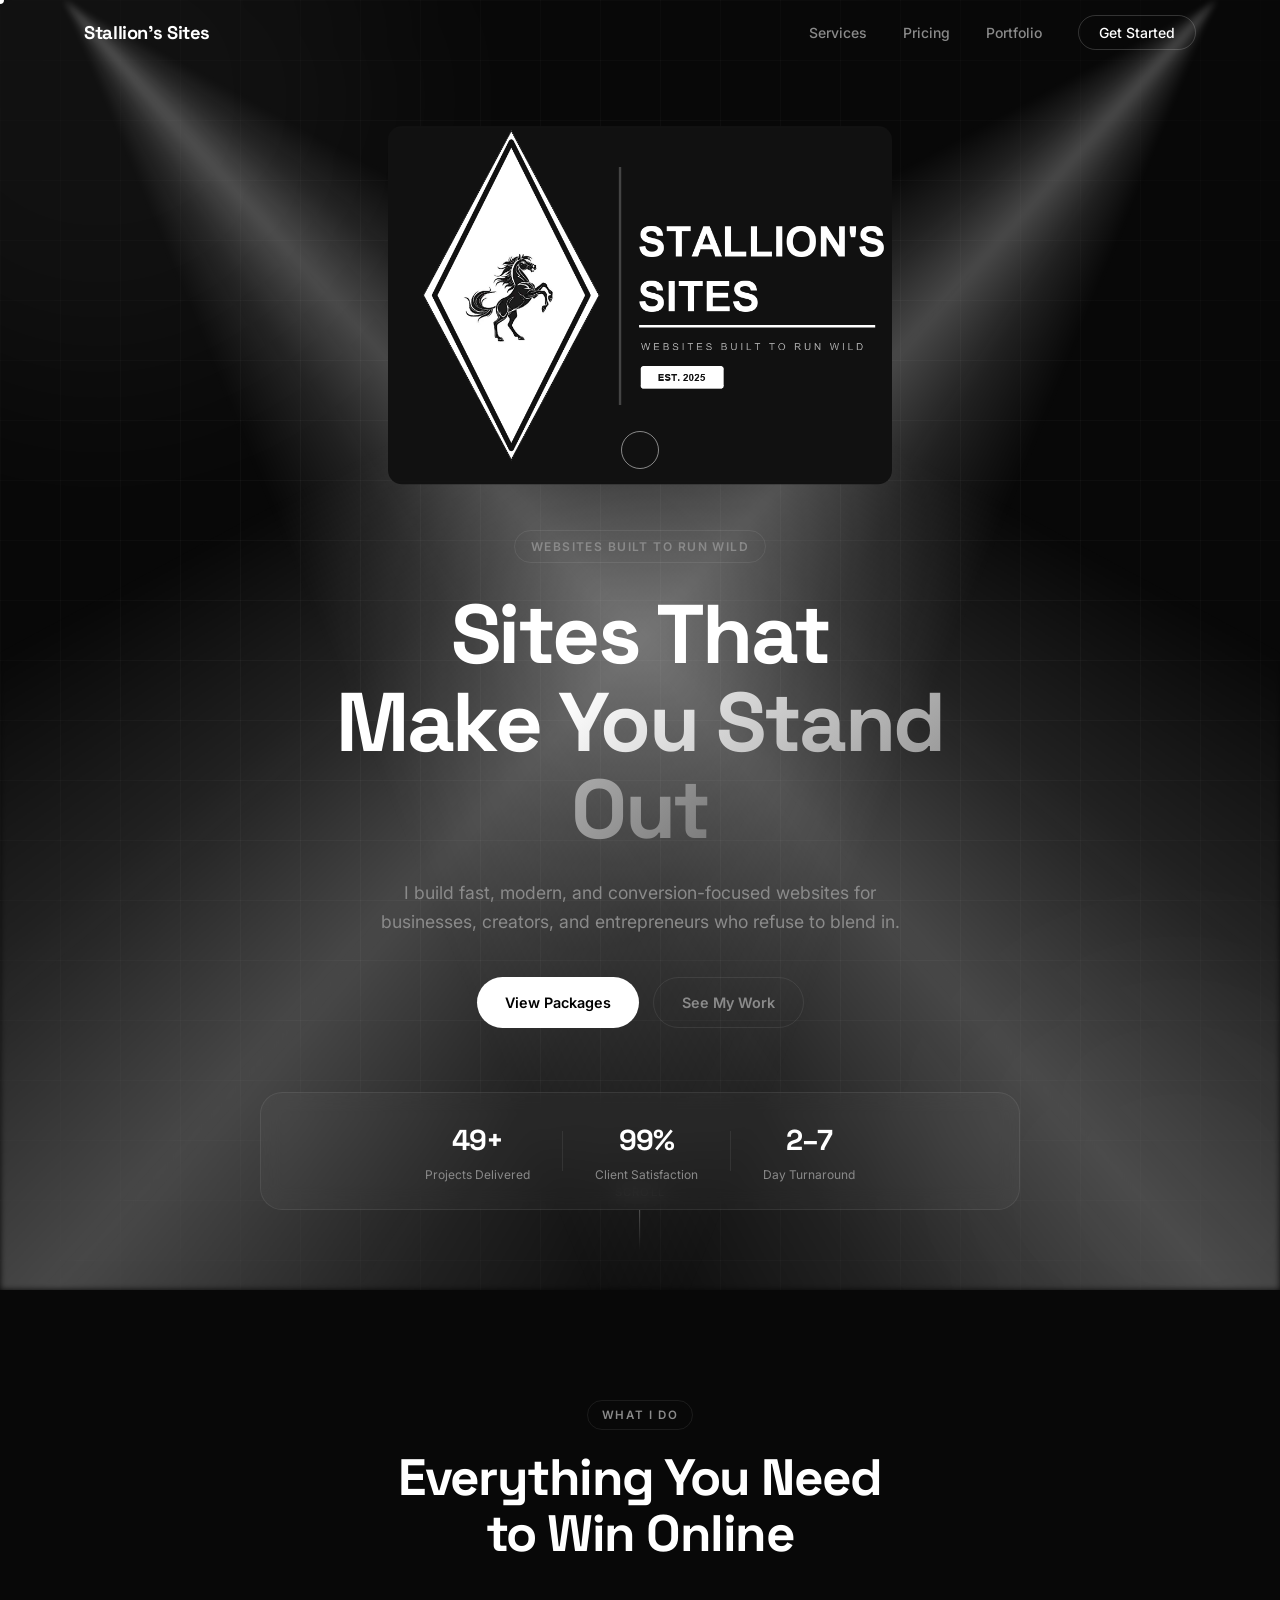
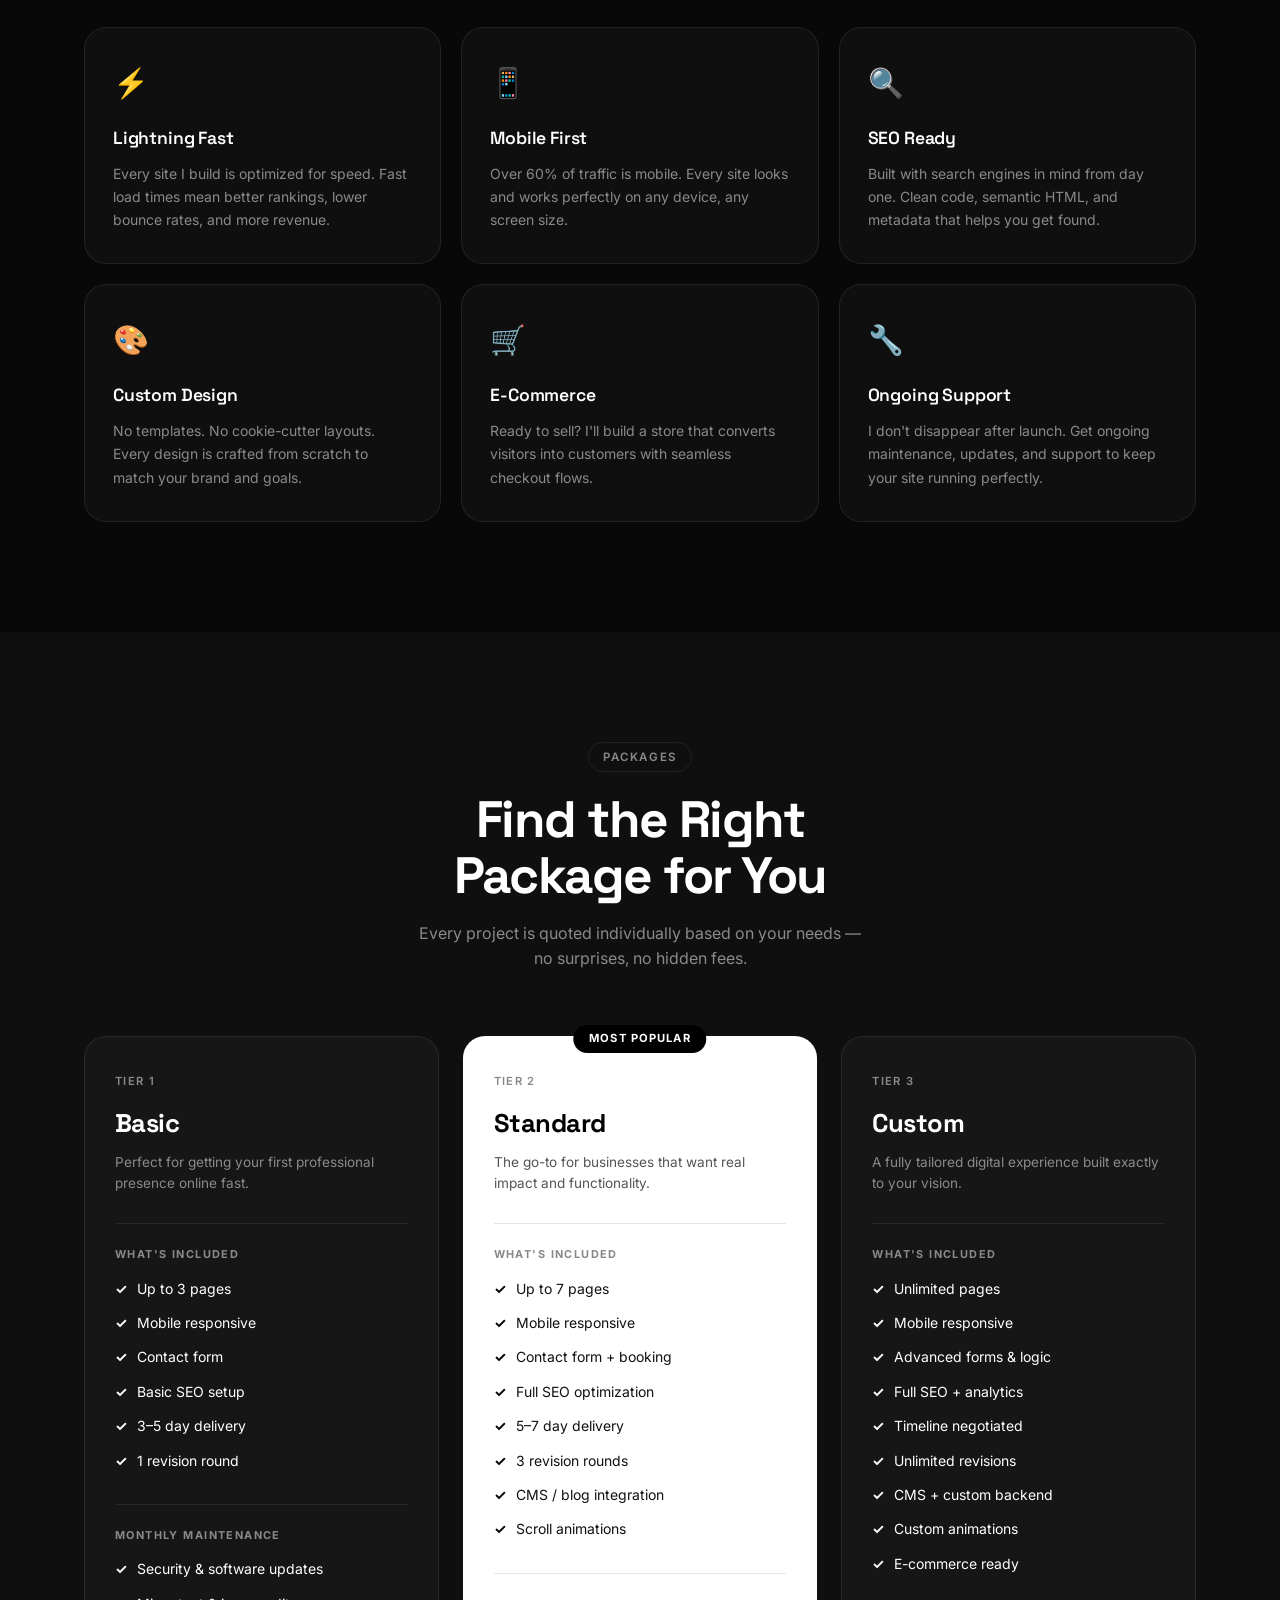
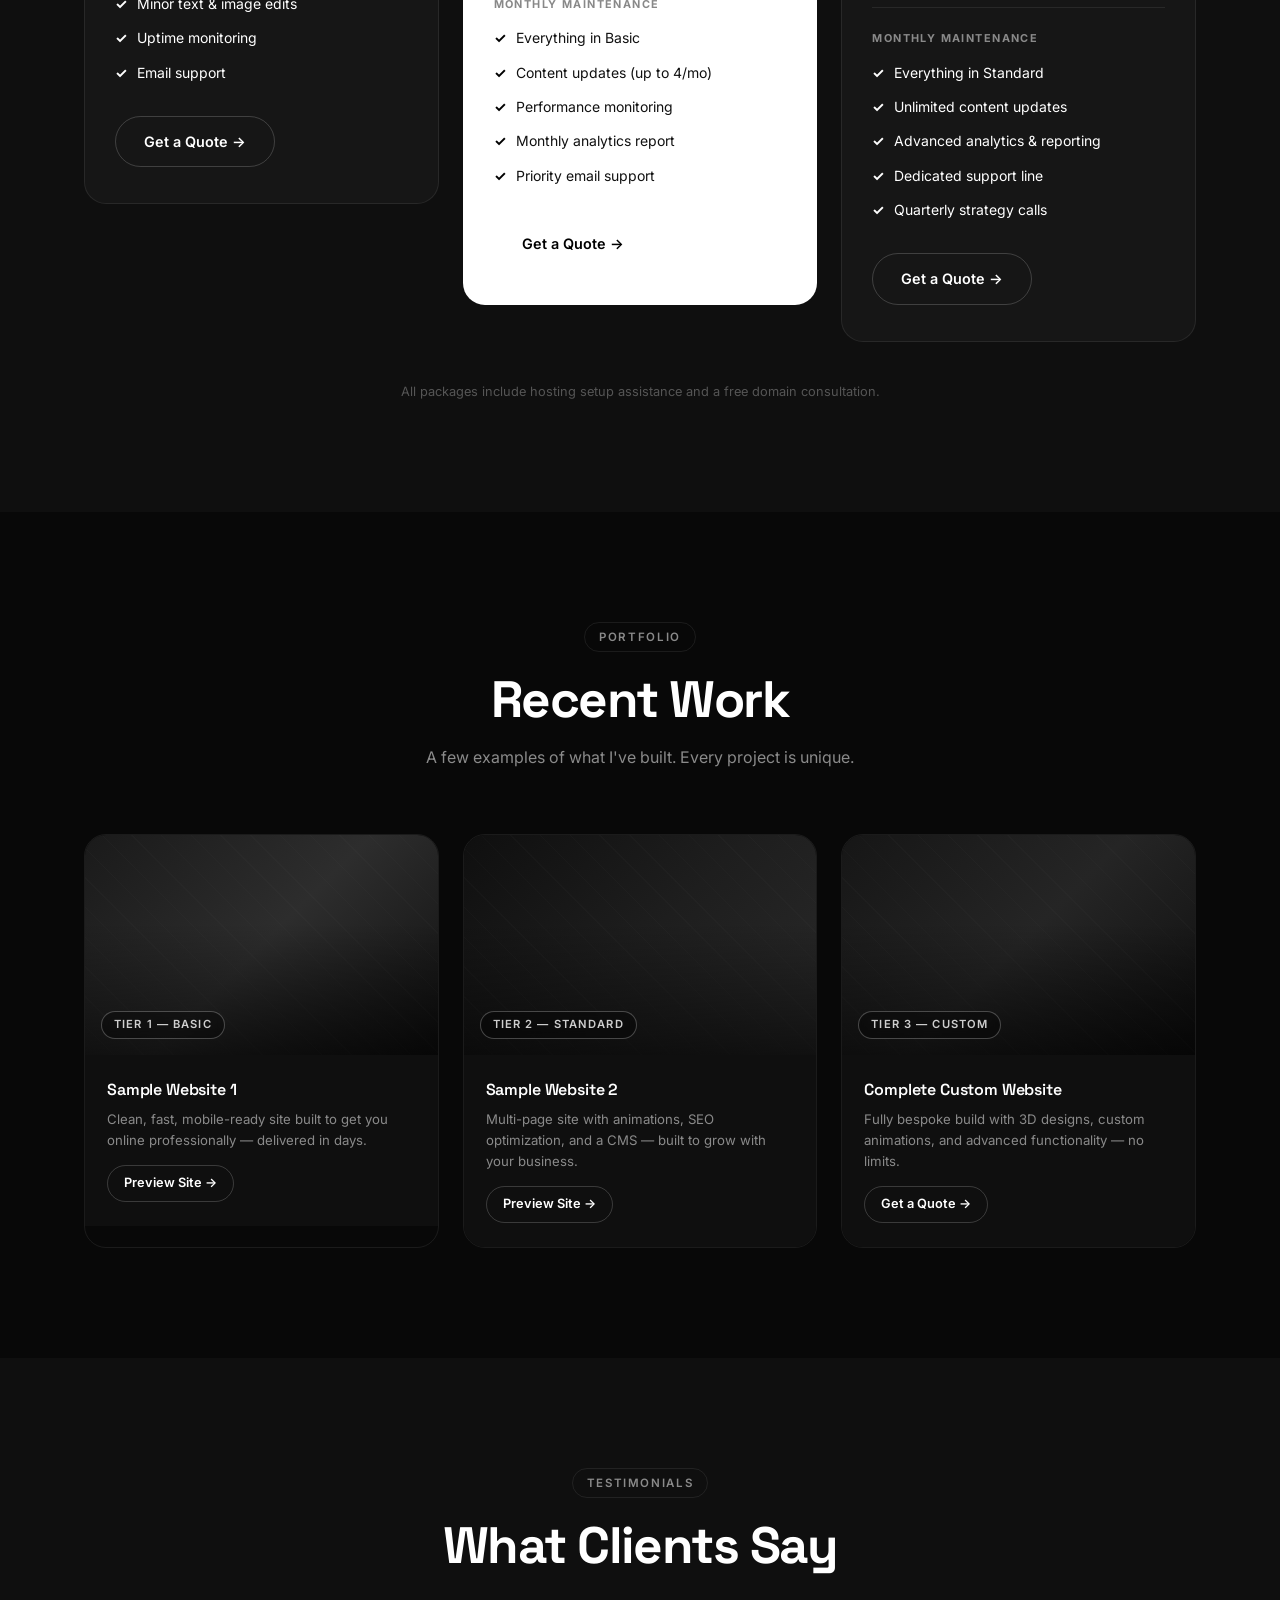
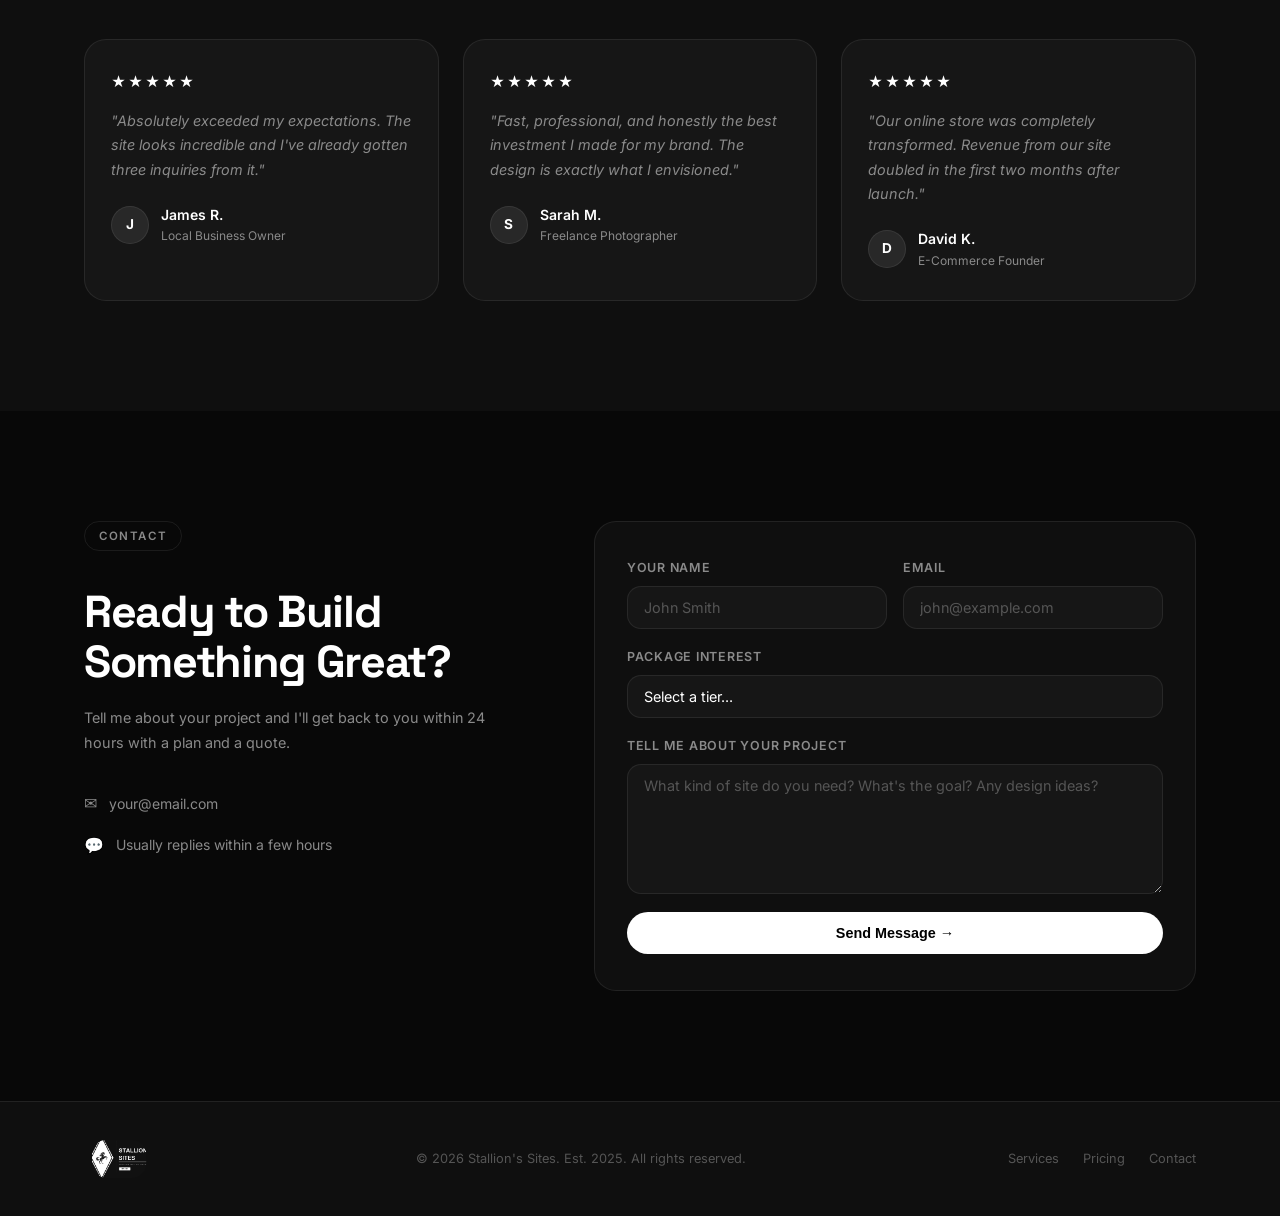
<file: index.html>
<!DOCTYPE html>
<html lang="en">
<head>
  <meta charset="UTF-8" />
  <meta name="viewport" content="width=device-width, initial-scale=1.0" />

  <!-- Primary SEO -->
  <title>Stallion's Sites — Custom Web Design | Granbury, TX</title>
  <meta name="description" content="Stallion's Sites builds fast, modern websites for small businesses and entrepreneurs. Based in Granbury, custom-quoted with no hidden fees." />
  <meta name="keywords" content="web design Granbury TX, small business website, custom website design, web developer Granbury, affordable web design Texas" />
  <meta name="author" content="Stallion's Sites" />
  <meta name="robots" content="index, follow" />
  <link rel="canonical" href="https://stallionssites.com/" />

  <!-- Favicon -->
  <link rel="icon" type="image/png" href="logo.png" />
  <link rel="apple-touch-icon" href="logo.png" />

  <!-- Preload hero image for faster LCP -->
  <link rel="preload" as="image" href="logo.png" />

  <!-- Geo targeting -->
  <meta name="geo.region" content="US-TX" />
  <meta name="geo.placename" content="Granbury, Texas" />

  <!-- Open Graph (social sharing) -->
  <meta property="og:type" content="website" />
  <meta property="og:url" content="https://stallionssites.com/" />
  <meta property="og:title" content="Stallion's Sites — Custom Web Design | Granbury, TX" />
  <meta property="og:description" content="Stallion's Sites builds fast, modern websites for small businesses and entrepreneurs. Based in Granbury, custom-quoted with no hidden fees." />
  <meta property="og:image" content="https://stallionssites.com/logo.png" />
  <meta property="og:site_name" content="Stallion's Sites" />

  <!-- Twitter Card -->
  <meta name="twitter:card" content="summary_large_image" />
  <meta name="twitter:title" content="Stallion's Sites — Custom Web Design | Granbury, TX" />
  <meta name="twitter:description" content="Stallion's Sites builds fast, modern websites for small businesses and entrepreneurs. Based in Granbury, custom-quoted with no hidden fees." />
  <meta name="twitter:image" content="https://stallionssites.com/logo.png" />

  <!-- Structured Data (JSON-LD) -->
  <script type="application/ld+json">
  {
    "@context": "https://schema.org",
    "@type": "ProfessionalService",
    "name": "Stallion's Sites",
    "description": "Stallion's Sites builds fast, modern websites for small businesses and entrepreneurs. Based in Granbury, custom-quoted with no hidden fees.",
    "url": "https://stallionssites.com",
    "logo": "https://stallionssites.com/logo.png",
    "image": "https://stallionssites.com/logo.png",
    "telephone": "",
    "address": {
      "@type": "PostalAddress",
      "addressLocality": "Granbury",
      "addressRegion": "TX",
      "addressCountry": "US"
    },
    "areaServed": {
      "@type": "State",
      "name": "Texas"
    },
    "serviceType": "Web Design & Development",
    "priceRange": "$$",
    "openingHours": "Mo-Fr 09:00-18:00",
    "sameAs": []
  }
  </script>

  <link rel="stylesheet" href="styles.css" />
  <link rel="preconnect" href="https://fonts.googleapis.com" />
  <link rel="preconnect" href="https://fonts.gstatic.com" crossorigin />
  <link href="https://fonts.googleapis.com/css2?family=Inter:wght@300;400;500;600;700;900&family=Space+Grotesk:wght@400;500;700&display=swap" rel="stylesheet" />
</head>
<body>

  <!-- SPLASH SCREEN -->
  <div id="splash">
    <div class="splash-inner">
      <img src="logo.png" alt="Stallion's Sites" class="splash-logo" />
      <div class="splash-bar"></div>
    </div>
  </div>

  <!-- NAV -->
  <nav class="nav" id="nav">
    <div class="nav-inner">
      <a class="nav-logo" href="#">
        <span class="nav-logo-text">Stallion's Sites</span>
      </a>
      <ul class="nav-links">
        <li><a href="#services">Services</a></li>
        <li><a href="#pricing">Pricing</a></li>
        <li><a href="#work">Portfolio</a></li>
        <li><a href="#contact" class="nav-cta">Get Started</a></li>
      </ul>
      <button class="nav-hamburger" id="hamburger" aria-label="Menu">
        <span></span><span></span><span></span>
      </button>
    </div>
  </nav>

  <!-- HERO -->
  <section class="hero" id="home">
    <div class="hero-bg">
      <div class="grid-overlay"></div>
      <div class="glow glow-1"></div>
      <div class="glow glow-2"></div>
      <div class="spotlight spotlight-tl"></div>
      <div class="spotlight spotlight-tr"></div>
    </div>
    <div class="hero-content reveal">
      <img src="logo.png" alt="Stallion's Sites" class="hero-logo" fetchpriority="high" />
      <div class="hero-badge">Websites Built to Run Wild</div>
      <h1 class="hero-title">
        Sites That<br />
        <span class="gradient-text">Make You Stand Out</span>
      </h1>
      <p class="hero-sub">
        I build fast, modern, and conversion-focused websites for businesses,
        creators, and entrepreneurs who refuse to blend in.
      </p>
      <div class="hero-actions">
        <a href="#pricing" class="btn btn-primary">View Packages</a>
        <a href="#work" class="btn btn-ghost">See My Work</a>
      </div>
      <div class="hero-stats">
        <div class="stat">
          <span class="stat-num">50+</span>
          <span class="stat-label">Projects Delivered</span>
        </div>
        <div class="stat-divider"></div>
        <div class="stat">
          <span class="stat-num">100%</span>
          <span class="stat-label">Client Satisfaction</span>
        </div>
        <div class="stat-divider"></div>
        <div class="stat">
          <span class="stat-num">3–7</span>
          <span class="stat-label">Day Turnaround</span>
        </div>
      </div>
    </div>
    <div class="hero-scroll-hint">
      <span>Scroll</span>
      <div class="scroll-line"></div>
    </div>
  </section>

  <!-- SERVICES -->
  <section class="services section" id="services">
    <div class="container">
      <div class="section-header reveal">
        <span class="section-tag">What I Do</span>
        <h2>Everything You Need<br />to Win Online</h2>
      </div>
      <div class="services-grid">
        <div class="service-card reveal">
          <div class="service-icon">⚡</div>
          <h3>Lightning Fast</h3>
          <p>Every site I build is optimized for speed. Fast load times mean better rankings, lower bounce rates, and more revenue.</p>
        </div>
        <div class="service-card reveal">
          <div class="service-icon">📱</div>
          <h3>Mobile First</h3>
          <p>Over 60% of traffic is mobile. Every site looks and works perfectly on any device, any screen size.</p>
        </div>
        <div class="service-card reveal">
          <div class="service-icon">🔍</div>
          <h3>SEO Ready</h3>
          <p>Built with search engines in mind from day one. Clean code, semantic HTML, and metadata that helps you get found.</p>
        </div>
        <div class="service-card reveal">
          <div class="service-icon">🎨</div>
          <h3>Custom Design</h3>
          <p>No templates. No cookie-cutter layouts. Every design is crafted from scratch to match your brand and goals.</p>
        </div>
        <div class="service-card reveal">
          <div class="service-icon">🛒</div>
          <h3>E-Commerce</h3>
          <p>Ready to sell? I'll build a store that converts visitors into customers with seamless checkout flows.</p>
        </div>
        <div class="service-card reveal">
          <div class="service-icon">🔧</div>
          <h3>Ongoing Support</h3>
          <p>I don't disappear after launch. Get ongoing maintenance, updates, and support to keep your site running perfectly.</p>
        </div>
      </div>
    </div>
  </section>

  <!-- PRICING -->
  <section class="pricing section" id="pricing">
    <div class="container">
      <div class="section-header reveal">
        <span class="section-tag">Packages</span>
        <h2>Find the Right<br />Package for You</h2>
        <p class="section-desc">Every project is quoted individually based on your needs — no surprises, no hidden fees.</p>
      </div>
      <div class="pricing-grid">

        <!-- TIER 1 -->
        <div class="pricing-card reveal">
          <div class="pricing-tier-badge">Tier 1</div>
          <h3 class="pricing-name">Basic</h3>
          <p class="pricing-desc">Perfect for getting your first professional presence online fast.</p>

          <div class="pricing-divider"></div>

          <p class="pricing-section-label">What's Included</p>
          <ul class="pricing-features">
            <li><span class="check">✓</span> Up to 3 pages</li>
            <li><span class="check">✓</span> Mobile responsive</li>
            <li><span class="check">✓</span> Contact form</li>
            <li><span class="check">✓</span> Basic SEO setup</li>
            <li><span class="check">✓</span> 3–5 day delivery</li>
            <li><span class="check">✓</span> 1 revision round</li>
          </ul>

          <div class="pricing-divider"></div>

          <p class="pricing-section-label">Monthly Maintenance</p>
          <ul class="pricing-features">
            <li><span class="check">✓</span> Security &amp; software updates</li>
            <li><span class="check">✓</span> Minor text &amp; image edits</li>
            <li><span class="check">✓</span> Uptime monitoring</li>
            <li><span class="check">✓</span> Email support</li>
          </ul>

          <a href="#contact" class="btn btn-outline-white">Get a Quote →</a>
        </div>

        <!-- TIER 2 -->
        <div class="pricing-card pricing-featured reveal">
          <div class="popular-badge">Most Popular</div>
          <div class="pricing-tier-badge">Tier 2</div>
          <h3 class="pricing-name">Standard</h3>
          <p class="pricing-desc">The go-to for businesses that want real impact and functionality.</p>

          <div class="pricing-divider"></div>

          <p class="pricing-section-label">What's Included</p>
          <ul class="pricing-features">
            <li><span class="check">✓</span> Up to 7 pages</li>
            <li><span class="check">✓</span> Mobile responsive</li>
            <li><span class="check">✓</span> Contact form + booking</li>
            <li><span class="check">✓</span> Full SEO optimization</li>
            <li><span class="check">✓</span> 5–7 day delivery</li>
            <li><span class="check">✓</span> 3 revision rounds</li>
            <li><span class="check">✓</span> CMS / blog integration</li>
            <li><span class="check">✓</span> Scroll animations</li>
          </ul>

          <div class="pricing-divider"></div>

          <p class="pricing-section-label">Monthly Maintenance</p>
          <ul class="pricing-features">
            <li><span class="check">✓</span> Everything in Basic</li>
            <li><span class="check">✓</span> Content updates (up to 4/mo)</li>
            <li><span class="check">✓</span> Performance monitoring</li>
            <li><span class="check">✓</span> Monthly analytics report</li>
            <li><span class="check">✓</span> Priority email support</li>
          </ul>

          <a href="#contact" class="btn btn-primary">Get a Quote →</a>
        </div>

        <!-- TIER 3 -->
        <div class="pricing-card reveal">
          <div class="pricing-tier-badge">Tier 3</div>
          <h3 class="pricing-name">Custom</h3>
          <p class="pricing-desc">A fully tailored digital experience built exactly to your vision.</p>

          <div class="pricing-divider"></div>

          <p class="pricing-section-label">What's Included</p>
          <ul class="pricing-features">
            <li><span class="check">✓</span> Unlimited pages</li>
            <li><span class="check">✓</span> Mobile responsive</li>
            <li><span class="check">✓</span> Advanced forms &amp; logic</li>
            <li><span class="check">✓</span> Full SEO + analytics</li>
            <li><span class="check">✓</span> Timeline negotiated</li>
            <li><span class="check">✓</span> Unlimited revisions</li>
            <li><span class="check">✓</span> CMS + custom backend</li>
            <li><span class="check">✓</span> Custom animations</li>
            <li><span class="check">✓</span> E-commerce ready</li>
          </ul>

          <div class="pricing-divider"></div>

          <p class="pricing-section-label">Monthly Maintenance</p>
          <ul class="pricing-features">
            <li><span class="check">✓</span> Everything in Standard</li>
            <li><span class="check">✓</span> Unlimited content updates</li>
            <li><span class="check">✓</span> Advanced analytics &amp; reporting</li>
            <li><span class="check">✓</span> Dedicated support line</li>
            <li><span class="check">✓</span> Quarterly strategy calls</li>
          </ul>

          <a href="#contact" class="btn btn-outline-white">Get a Quote →</a>
        </div>

      </div>
      <p class="pricing-note reveal">All packages include hosting setup assistance and a free domain consultation.</p>
    </div>
  </section>

  <!-- PORTFOLIO -->
  <section class="work section" id="work">
    <div class="container">
      <div class="section-header reveal">
        <span class="section-tag">Portfolio</span>
        <h2>Recent Work</h2>
        <p class="section-desc">A few examples of what I've built. Every project is unique.</p>
      </div>
      <div class="work-grid">
        <div class="work-card reveal">
          <a href="sample-1/index.html" target="_blank" class="work-img-link">
            <div class="work-img work-img-1">
              <div class="work-overlay">
                <span class="work-tag">Tier 1 — Basic</span>
              </div>
            </div>
          </a>
          <div class="work-info">
            <h4>Sample Website 1</h4>
            <p>Clean, fast, mobile-ready site built to get you online professionally — delivered in days.</p>
            <a href="sample-1/index.html" target="_blank" class="work-preview-btn">Preview Site →</a>
          </div>
        </div>
        <div class="work-card reveal">
          <a href="sample-2/index.html" target="_blank" class="work-img-link">
            <div class="work-img work-img-2">
              <div class="work-overlay">
                <span class="work-tag">Tier 2 — Standard</span>
              </div>
            </div>
          </a>
          <div class="work-info">
            <h4>Sample Website 2</h4>
            <p>Multi-page site with animations, SEO optimization, and a CMS — built to grow with your business.</p>
            <a href="sample-2/index.html" target="_blank" class="work-preview-btn">Preview Site →</a>
          </div>
        </div>
        <div class="work-card reveal">
          <div class="work-img work-img-3">
            <div class="work-overlay">
              <span class="work-tag">Tier 3 — Custom</span>
            </div>
          </div>
          <div class="work-info">
            <h4>Complete Custom Website</h4>
            <p>Fully bespoke build with 3D designs, custom animations, and advanced functionality — no limits.</p>
            <a href="#contact" class="work-preview-btn">Get a Quote →</a>
          </div>
        </div>
      </div>
    </div>
  </section>

  <!-- TESTIMONIALS -->
  <section class="testimonials section" id="testimonials">
    <div class="container">
      <div class="section-header reveal">
        <span class="section-tag">Testimonials</span>
        <h2>What Clients Say</h2>
      </div>
      <div class="testi-grid">
        <div class="testi-card reveal">
          <div class="testi-stars">★★★★★</div>
          <p>"Absolutely exceeded my expectations. The site looks incredible and I've already gotten three inquiries from it."</p>
          <div class="testi-author">
            <div class="testi-avatar">J</div>
            <div>
              <strong>James R.</strong>
              <span>Local Business Owner</span>
            </div>
          </div>
        </div>
        <div class="testi-card reveal">
          <div class="testi-stars">★★★★★</div>
          <p>"Fast, professional, and honestly the best investment I made for my brand. The design is exactly what I envisioned."</p>
          <div class="testi-author">
            <div class="testi-avatar">S</div>
            <div>
              <strong>Sarah M.</strong>
              <span>Freelance Photographer</span>
            </div>
          </div>
        </div>
        <div class="testi-card reveal">
          <div class="testi-stars">★★★★★</div>
          <p>"Our online store was completely transformed. Revenue from our site doubled in the first two months after launch."</p>
          <div class="testi-author">
            <div class="testi-avatar">D</div>
            <div>
              <strong>David K.</strong>
              <span>E-Commerce Founder</span>
            </div>
          </div>
        </div>
      </div>
    </div>
  </section>

  <!-- CONTACT -->
  <section class="contact section" id="contact">
    <div class="container">
      <div class="contact-inner">
        <div class="contact-left reveal">
          <span class="section-tag">Contact</span>
          <h2>Ready to Build<br />Something Great?</h2>
          <p>Tell me about your project and I'll get back to you within 24 hours with a plan and a quote.</p>
          <div class="contact-details">
            <div class="contact-item">
              <span class="contact-icon">✉</span>
              <span>your@email.com</span>
            </div>
            <div class="contact-item">
              <span class="contact-icon">💬</span>
              <span>Usually replies within a few hours</span>
            </div>
          </div>
        </div>
        <form class="contact-form reveal" id="contact-form">
          <div class="form-row">
            <div class="form-group">
              <label for="name">Your Name</label>
              <input type="text" id="name" name="name" placeholder="John Smith" required />
            </div>
            <div class="form-group">
              <label for="email">Email</label>
              <input type="email" id="email" name="email" placeholder="john@example.com" required />
            </div>
          </div>
          <div class="form-group">
            <label for="package">Package Interest</label>
            <select id="package" name="package">
              <option value="" disabled selected>Select a tier...</option>
              <option value="Tier 1 — Basic">Tier 1 — Basic</option>
              <option value="Tier 2 — Standard">Tier 2 — Standard</option>
              <option value="Tier 3 — Custom">Tier 3 — Custom</option>
              <option value="Not sure yet">Not sure yet</option>
            </select>
          </div>
          <div class="form-group">
            <label for="message">Tell Me About Your Project</label>
            <textarea id="message" name="message" placeholder="What kind of site do you need? What's the goal? Any design ideas?" rows="5" required></textarea>
          </div>
          <button type="submit" class="btn btn-primary btn-full">Send Message →</button>
        </form>
      </div>
    </div>
  </section>

  <!-- FOOTER -->
  <footer class="footer">
    <div class="container">
      <div class="footer-inner">
        <div class="footer-brand">
          <img src="logo.png" alt="Stallion's Sites" class="footer-logo-img" loading="lazy" />
        </div>
        <p class="footer-copy">© 2026 Stallion's Sites. Est. 2025. All rights reserved.</p>
        <div class="footer-links">
          <a href="#services">Services</a>
          <a href="#pricing">Pricing</a>
          <a href="#contact">Contact</a>
        </div>
      </div>
    </div>
  </footer>

  <script src="script.js"></script>
</body>
</html>
</file>
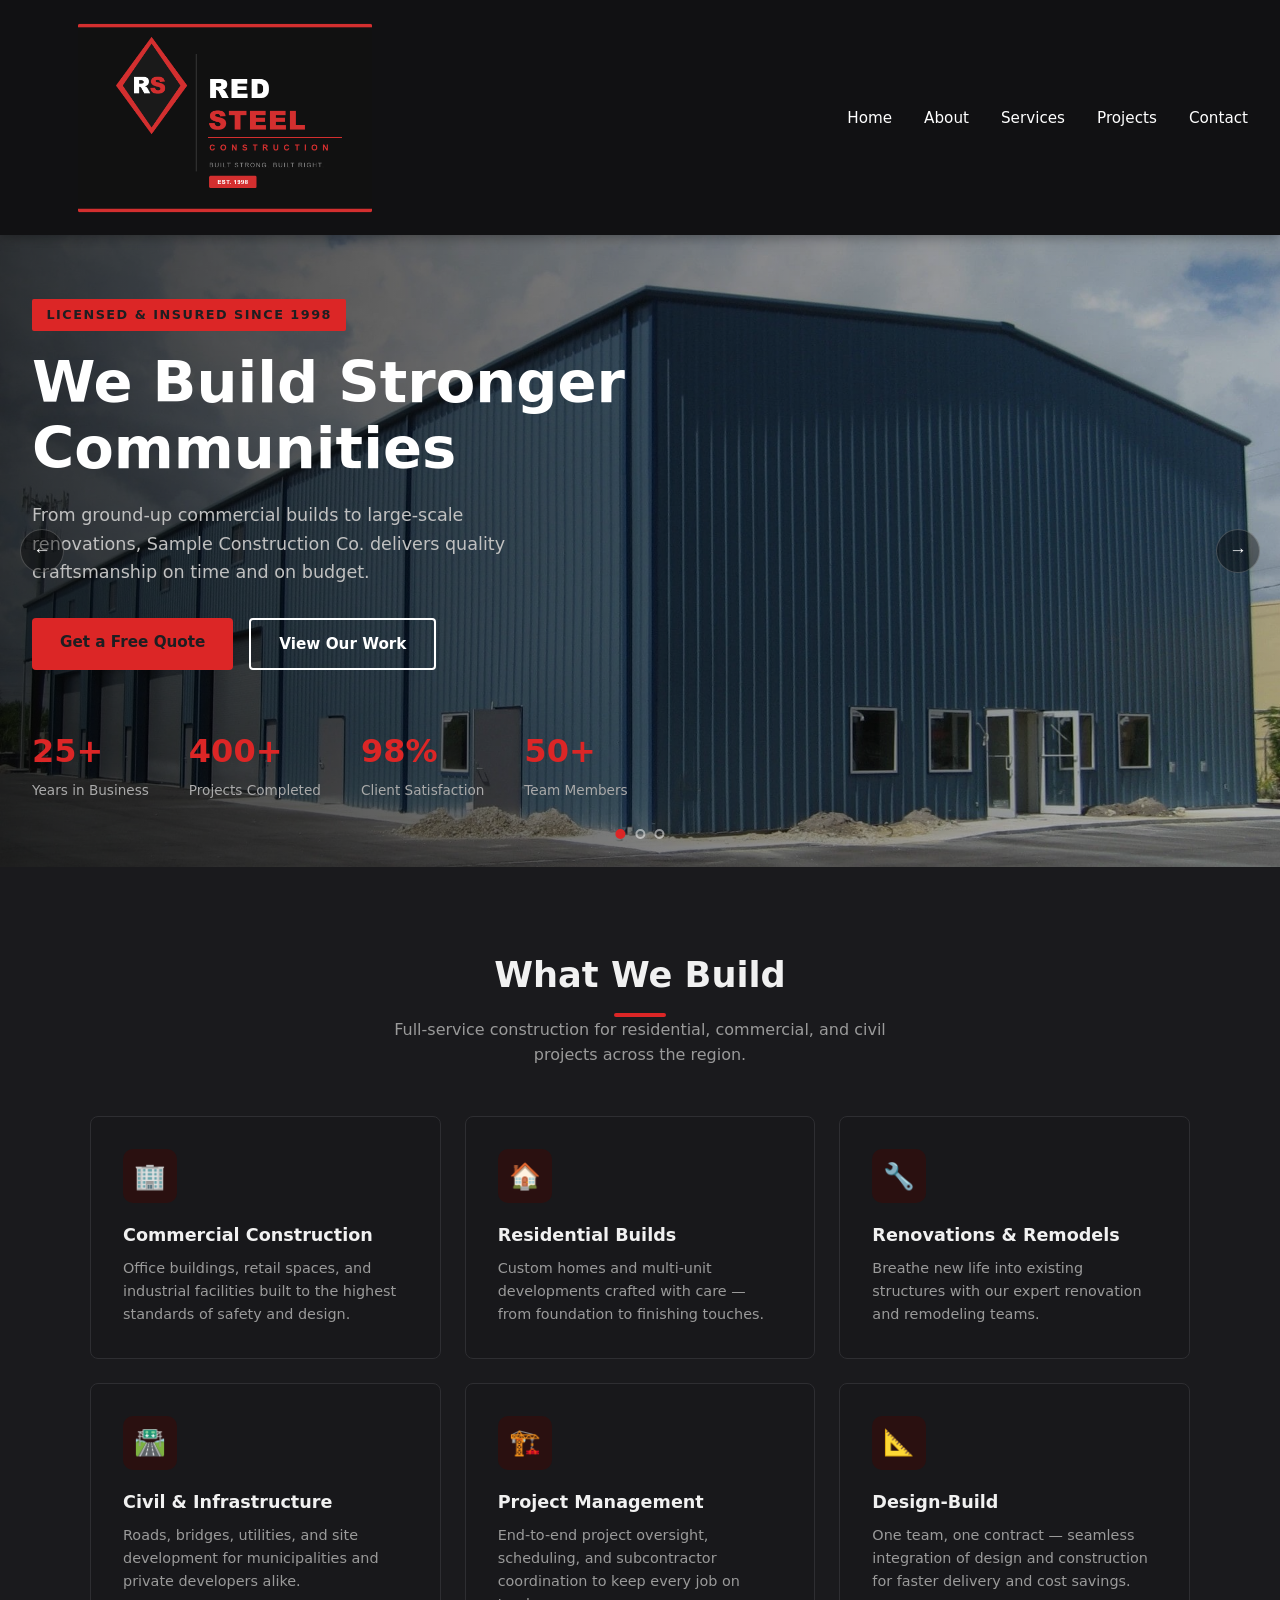
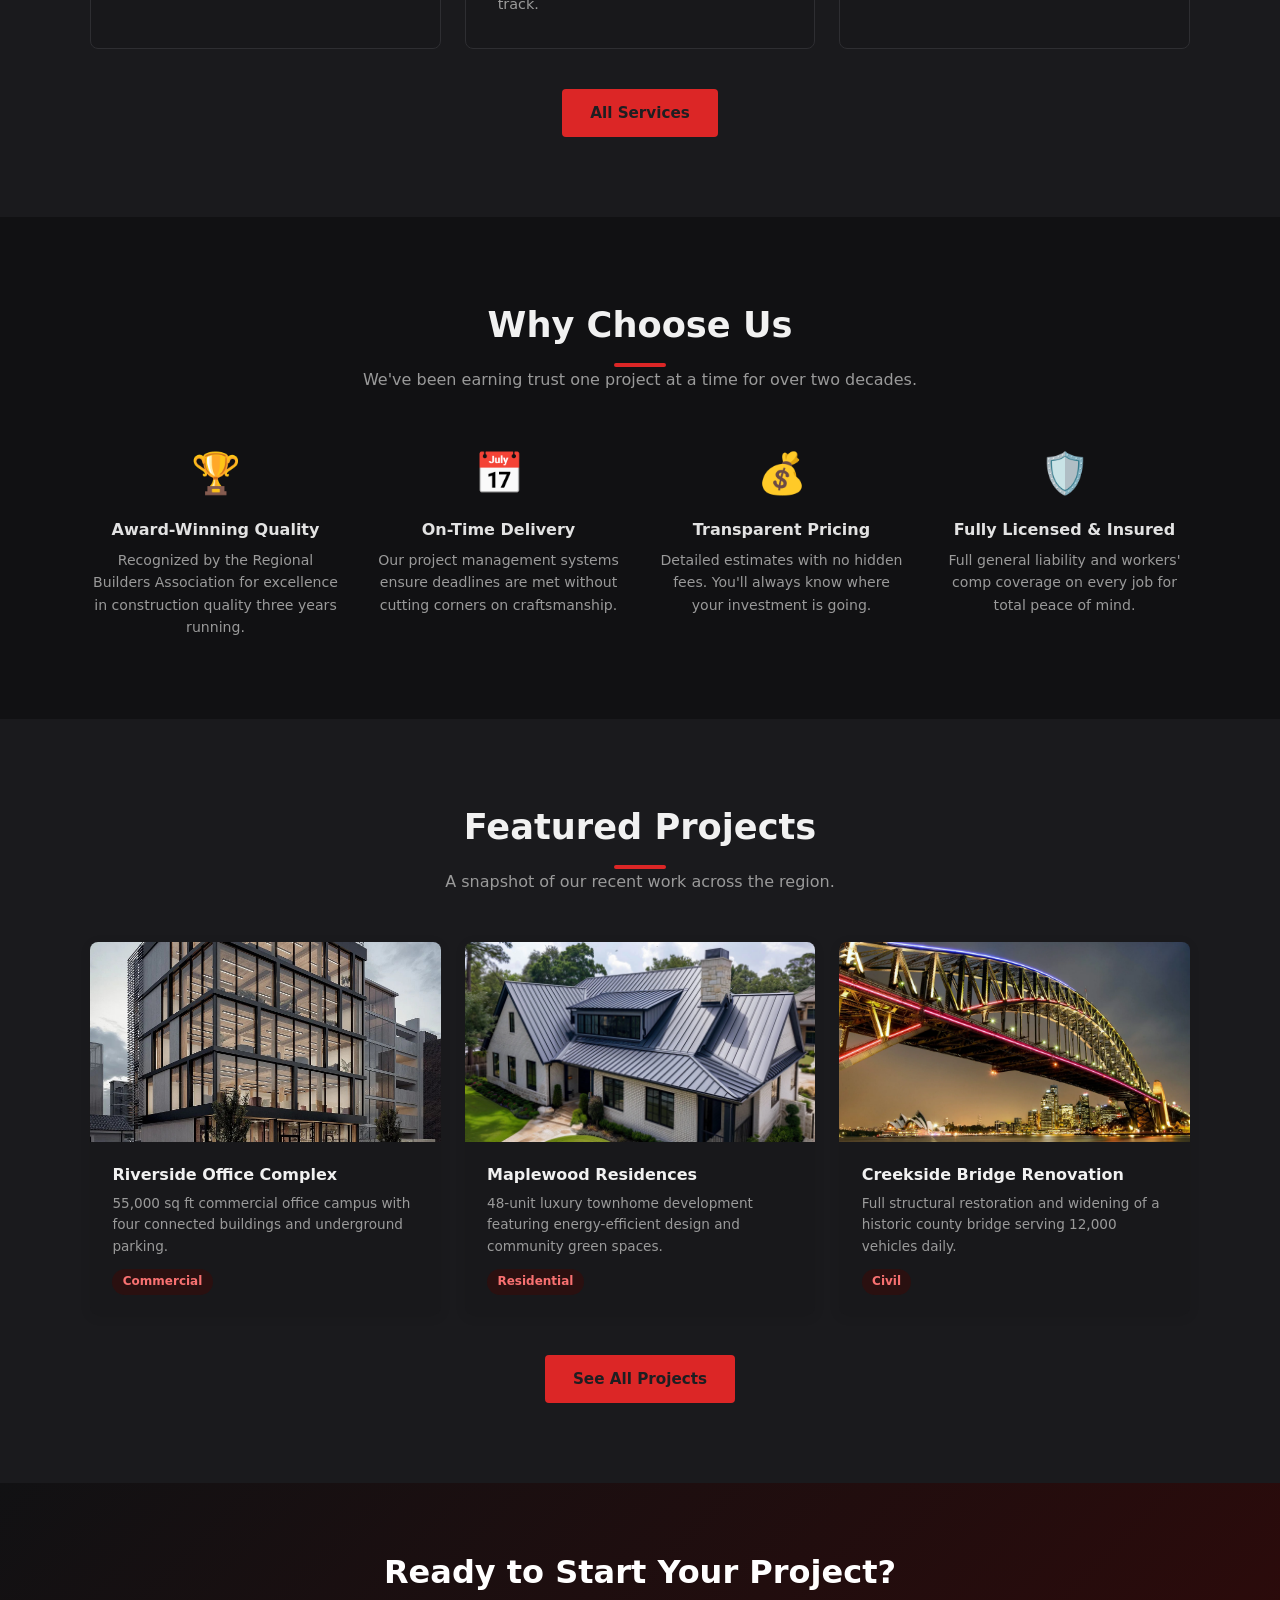
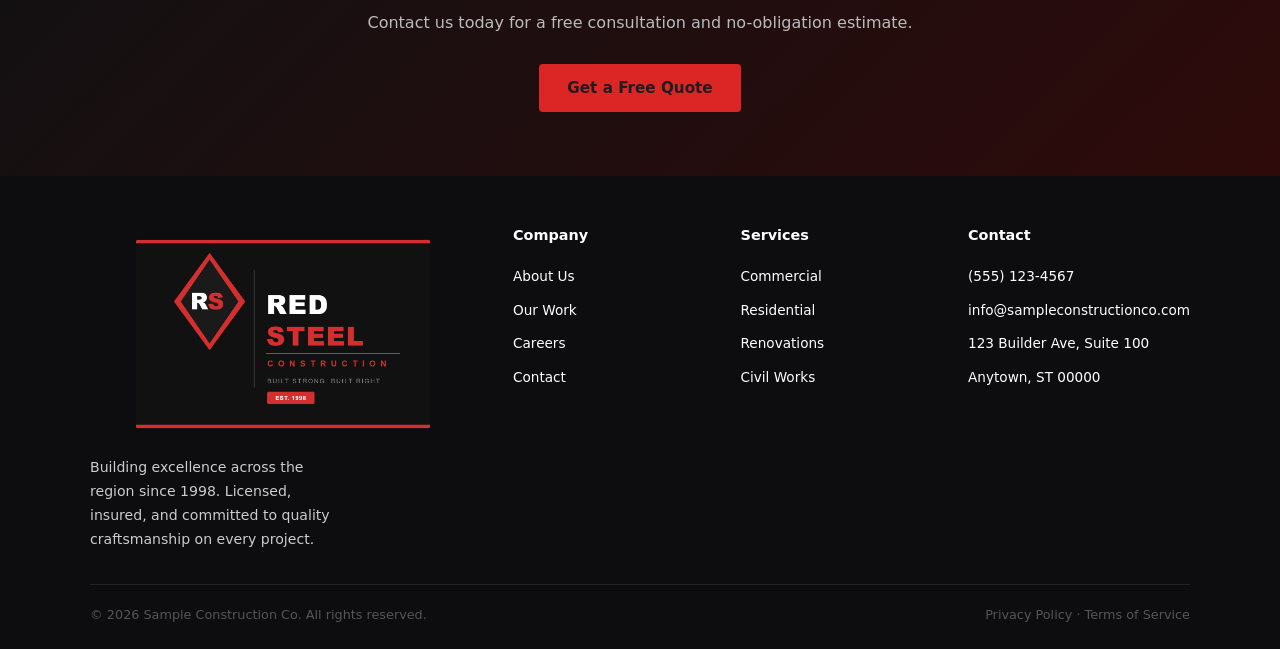
<file: sample-1/index.html>
<!DOCTYPE html>
<html lang="en">
<head>
  <meta charset="UTF-8" />
  <meta name="viewport" content="width=device-width, initial-scale=1.0" />
  <meta name="robots" content="noindex" />
  <title>Sample Construction Co. — Building Excellence</title>
  <link rel="stylesheet" href="style.css" />
</head>
<body>

  <!-- Navigation -->
  <nav>
    <a class="nav-logo" href="index.html">
      <img src="logo.png" alt="Red Steel Construction" />
    </a>
    <ul class="nav-links">
      <li><a href="index.html" class="active">Home</a></li>
      <li><a href="about.html">About</a></li>
      <li><a href="services.html">Services</a></li>
      <li><a href="projects.html">Projects</a></li>
      <li><a href="contact.html">Contact</a></li>
    </ul>
  </nav>

  <!-- Hero Slideshow -->
  <section class="hero slideshow-hero">

    <!-- Slides -->
    <div class="slides">
      <div class="slide active" style="background-image: url('sample1.jpg');"></div>
      <div class="slide" style="background-image: url('sample2.jpg');"></div>
      <div class="slide" style="background-image: url('sample3.jpg');"></div>
    </div>

    <!-- Dark overlay -->
    <div class="slide-overlay"></div>

    <!-- Hero content on top -->
    <div class="hero-content">
      <div class="hero-eyebrow">Licensed &amp; Insured Since 1998</div>
      <h1>We Build <span>Stronger</span><br>Communities</h1>
      <p>From ground-up commercial builds to large-scale renovations, Sample Construction Co. delivers quality craftsmanship on time and on budget.</p>
      <div class="hero-btns">
        <a href="contact.html" class="btn btn-primary">Get a Free Quote</a>
        <a href="projects.html" class="btn btn-outline">View Our Work</a>
      </div>
      <div class="hero-stats">
        <div class="stat">
          <strong>25+</strong>
          <span>Years in Business</span>
        </div>
        <div class="stat">
          <strong>400+</strong>
          <span>Projects Completed</span>
        </div>
        <div class="stat">
          <strong>98%</strong>
          <span>Client Satisfaction</span>
        </div>
        <div class="stat">
          <strong>50+</strong>
          <span>Team Members</span>
        </div>
      </div>
    </div>

    <!-- Dot navigation -->
    <div class="slide-dots">
      <button class="dot active" onclick="goToSlide(0)"></button>
      <button class="dot" onclick="goToSlide(1)"></button>
      <button class="dot" onclick="goToSlide(2)"></button>
    </div>

    <!-- Arrow controls -->
    <button class="slide-arrow slide-prev" onclick="changeSlide(-1)">&#8592;</button>
    <button class="slide-arrow slide-next" onclick="changeSlide(1)">&#8594;</button>

  </section>

  <script>
    let current = 0;
    const slides = document.querySelectorAll('.slide');
    const dots = document.querySelectorAll('.dot');
    let timer = setInterval(() => changeSlide(1), 5000);

    function goToSlide(n) {
      slides[current].classList.remove('active');
      dots[current].classList.remove('active');
      current = n;
      slides[current].classList.add('active');
      dots[current].classList.add('active');
      clearInterval(timer);
      timer = setInterval(() => changeSlide(1), 5000);
    }

    function changeSlide(dir) {
      goToSlide((current + dir + slides.length) % slides.length);
    }
  </script>

  <!-- Services Overview -->
  <section class="section alt-bg">
    <div class="container">
      <div class="section-header">
        <h2>What We Build</h2>
        <div class="accent-bar"></div>
        <p>Full-service construction for residential, commercial, and civil projects across the region.</p>
      </div>
      <div class="services-grid">
        <div class="service-card">
          <div class="service-icon">🏢</div>
          <h3>Commercial Construction</h3>
          <p>Office buildings, retail spaces, and industrial facilities built to the highest standards of safety and design.</p>
        </div>
        <div class="service-card">
          <div class="service-icon">🏠</div>
          <h3>Residential Builds</h3>
          <p>Custom homes and multi-unit developments crafted with care — from foundation to finishing touches.</p>
        </div>
        <div class="service-card">
          <div class="service-icon">🔧</div>
          <h3>Renovations &amp; Remodels</h3>
          <p>Breathe new life into existing structures with our expert renovation and remodeling teams.</p>
        </div>
        <div class="service-card">
          <div class="service-icon">🛣️</div>
          <h3>Civil &amp; Infrastructure</h3>
          <p>Roads, bridges, utilities, and site development for municipalities and private developers alike.</p>
        </div>
        <div class="service-card">
          <div class="service-icon">🏗️</div>
          <h3>Project Management</h3>
          <p>End-to-end project oversight, scheduling, and subcontractor coordination to keep every job on track.</p>
        </div>
        <div class="service-card">
          <div class="service-icon">📐</div>
          <h3>Design-Build</h3>
          <p>One team, one contract — seamless integration of design and construction for faster delivery and cost savings.</p>
        </div>
      </div>
      <div style="text-align:center;margin-top:2.5rem;">
        <a href="services.html" class="btn btn-primary">All Services</a>
      </div>
    </div>
  </section>

  <!-- Why Choose Us -->
  <section class="section">
    <div class="container">
      <div class="section-header">
        <h2>Why Choose Us</h2>
        <div class="accent-bar"></div>
        <p>We've been earning trust one project at a time for over two decades.</p>
      </div>
      <div class="why-grid">
        <div class="why-item">
          <div class="icon">🏆</div>
          <h3>Award-Winning Quality</h3>
          <p>Recognized by the Regional Builders Association for excellence in construction quality three years running.</p>
        </div>
        <div class="why-item">
          <div class="icon">📅</div>
          <h3>On-Time Delivery</h3>
          <p>Our project management systems ensure deadlines are met without cutting corners on craftsmanship.</p>
        </div>
        <div class="why-item">
          <div class="icon">💰</div>
          <h3>Transparent Pricing</h3>
          <p>Detailed estimates with no hidden fees. You'll always know where your investment is going.</p>
        </div>
        <div class="why-item">
          <div class="icon">🛡️</div>
          <h3>Fully Licensed &amp; Insured</h3>
          <p>Full general liability and workers' comp coverage on every job for total peace of mind.</p>
        </div>
      </div>
    </div>
  </section>

  <!-- Featured Projects -->
  <section class="section alt-bg">
    <div class="container">
      <div class="section-header">
        <h2>Featured Projects</h2>
        <div class="accent-bar"></div>
        <p>A snapshot of our recent work across the region.</p>
      </div>
      <div class="projects-grid">
        <div class="project-card">
          <div class="project-thumb" style="background-image:url('office.jpg');background-size:cover;background-position:center;"></div>
          <div class="project-info">
            <h3>Riverside Office Complex</h3>
            <p>55,000 sq ft commercial office campus with four connected buildings and underground parking.</p>
            <span class="tag">Commercial</span>
          </div>
        </div>
        <div class="project-card">
          <div class="project-thumb" style="background-image:url('residence.webp');background-size:cover;background-position:center;"></div>
          <div class="project-info">
            <h3>Maplewood Residences</h3>
            <p>48-unit luxury townhome development featuring energy-efficient design and community green spaces.</p>
            <span class="tag">Residential</span>
          </div>
        </div>
        <div class="project-card">
          <div class="project-thumb" style="background-image:url('bridge.webp');background-size:cover;background-position:center;"></div>
          <div class="project-info">
            <h3>Creekside Bridge Renovation</h3>
            <p>Full structural restoration and widening of a historic county bridge serving 12,000 vehicles daily.</p>
            <span class="tag">Civil</span>
          </div>
        </div>
      </div>
      <div style="text-align:center;margin-top:2.5rem;">
        <a href="projects.html" class="btn btn-primary">See All Projects</a>
      </div>
    </div>
  </section>

  <!-- CTA Banner -->
  <section class="cta-banner">
    <div class="container">
      <h2>Ready to Start Your Project?</h2>
      <p>Contact us today for a free consultation and no-obligation estimate.</p>
      <a href="contact.html" class="btn btn-primary">Get a Free Quote</a>
    </div>
  </section>

  <!-- Footer -->
  <footer>
    <div class="footer-grid">
      <div class="footer-brand">
        <a class="nav-logo" href="index.html"><img src="logo.png" alt="Red Steel Construction" style="height:220px;" /></a>
        <p>Building excellence across the region since 1998. Licensed, insured, and committed to quality craftsmanship on every project.</p>
      </div>
      <div class="footer-col">
        <h4>Company</h4>
        <ul>
          <li><a href="about.html">About Us</a></li>
          <li><a href="projects.html">Our Work</a></li>
          <li><a href="contact.html">Careers</a></li>
          <li><a href="contact.html">Contact</a></li>
        </ul>
      </div>
      <div class="footer-col">
        <h4>Services</h4>
        <ul>
          <li><a href="services.html">Commercial</a></li>
          <li><a href="services.html">Residential</a></li>
          <li><a href="services.html">Renovations</a></li>
          <li><a href="services.html">Civil Works</a></li>
        </ul>
      </div>
      <div class="footer-col">
        <h4>Contact</h4>
        <ul>
          <li><a href="tel:+15551234567">(555) 123-4567</a></li>
          <li><a href="mailto:info@sampleconstructionco.com">info@sampleconstructionco.com</a></li>
          <li><a href="#">123 Builder Ave, Suite 100</a></li>
          <li><a href="#">Anytown, ST 00000</a></li>
        </ul>
      </div>
    </div>
    <div class="footer-bottom">
      <span>© 2026 Sample Construction Co. All rights reserved.</span>
      <span>Privacy Policy · Terms of Service</span>
    </div>
  </footer>

</body>
</html>
</file>
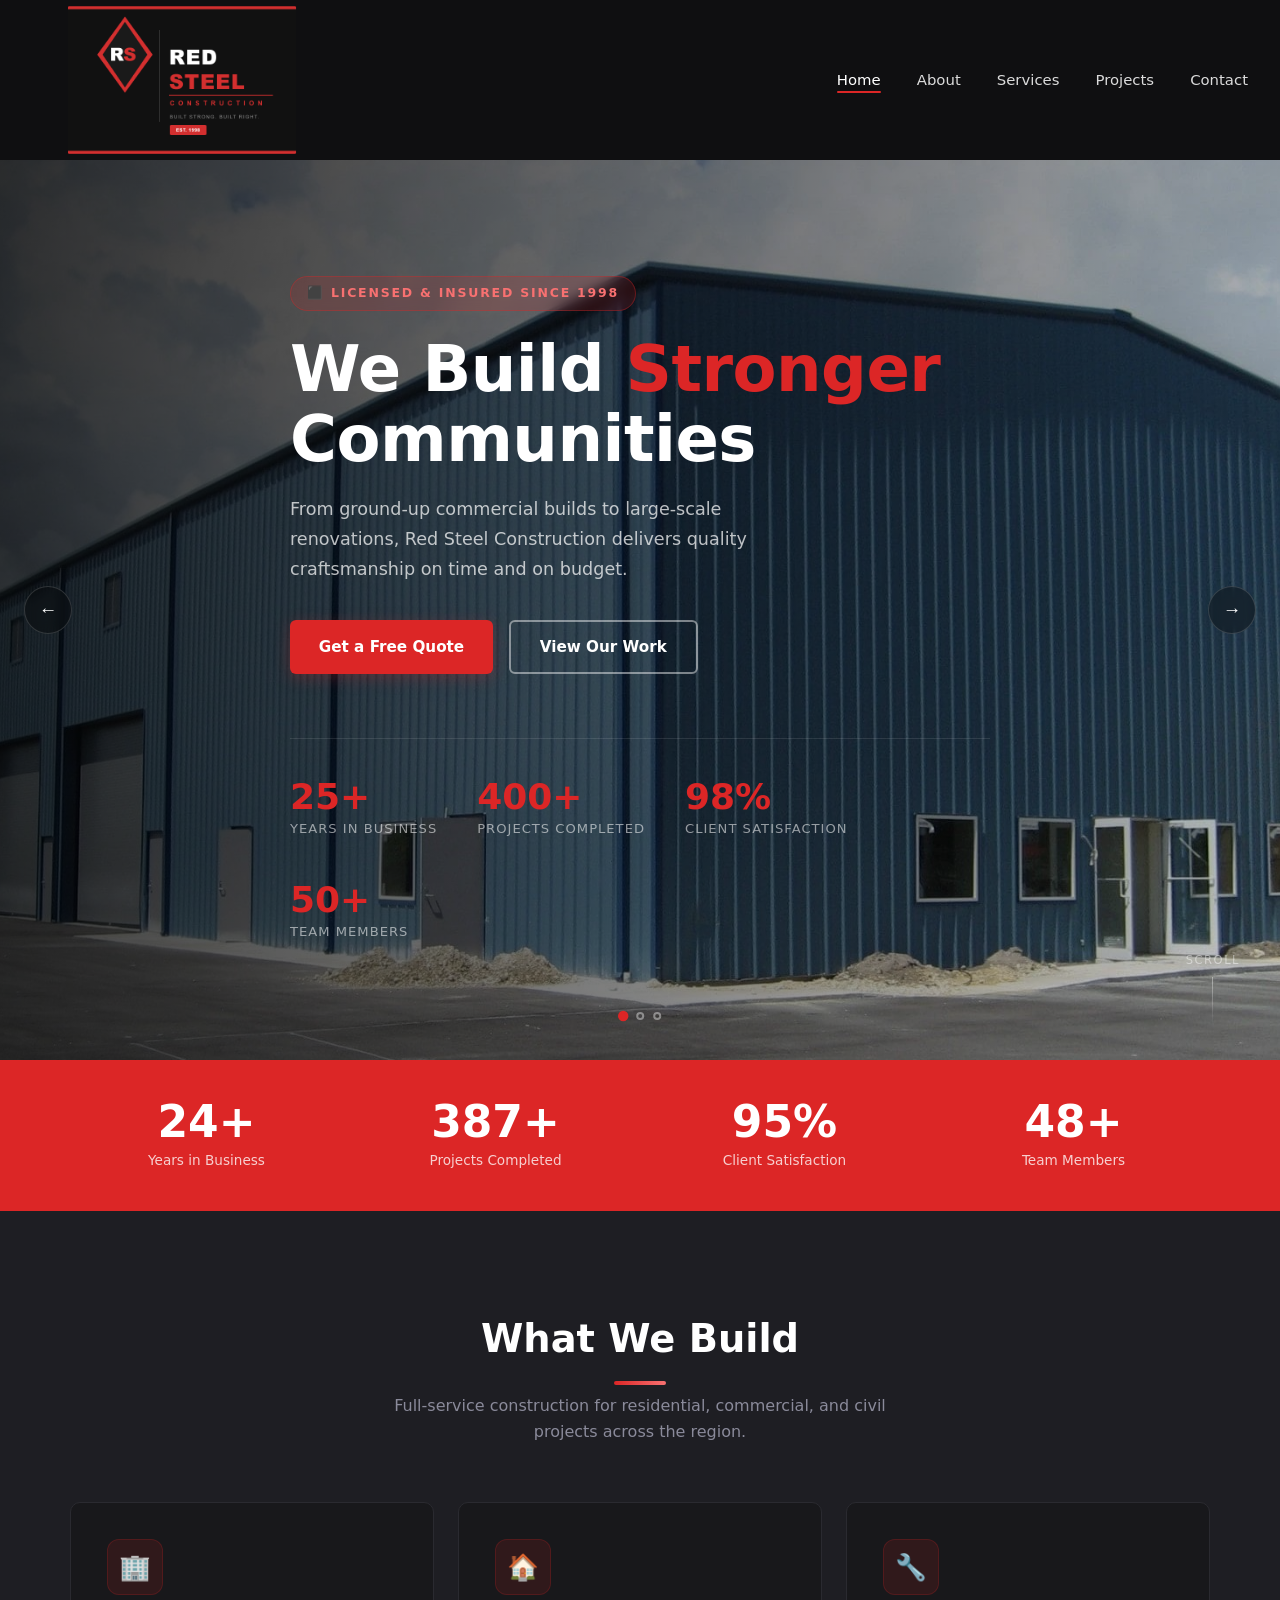
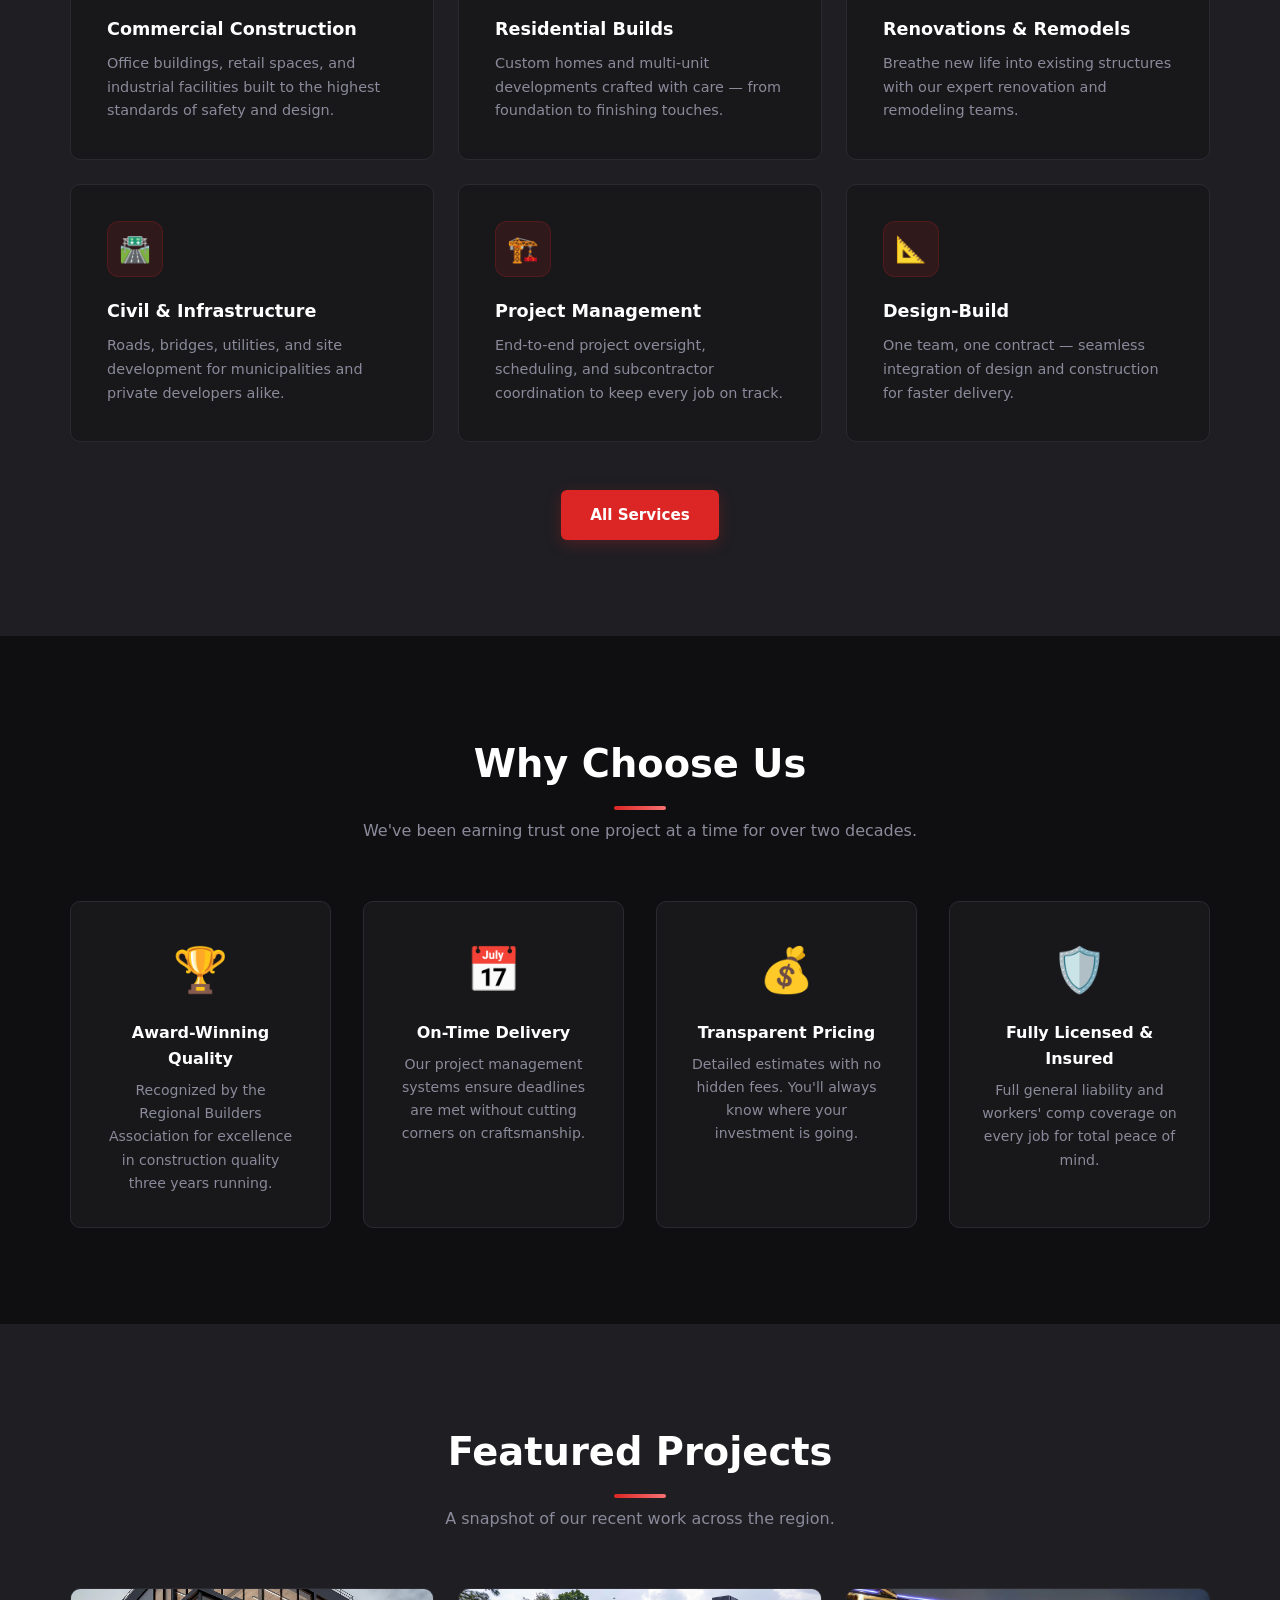
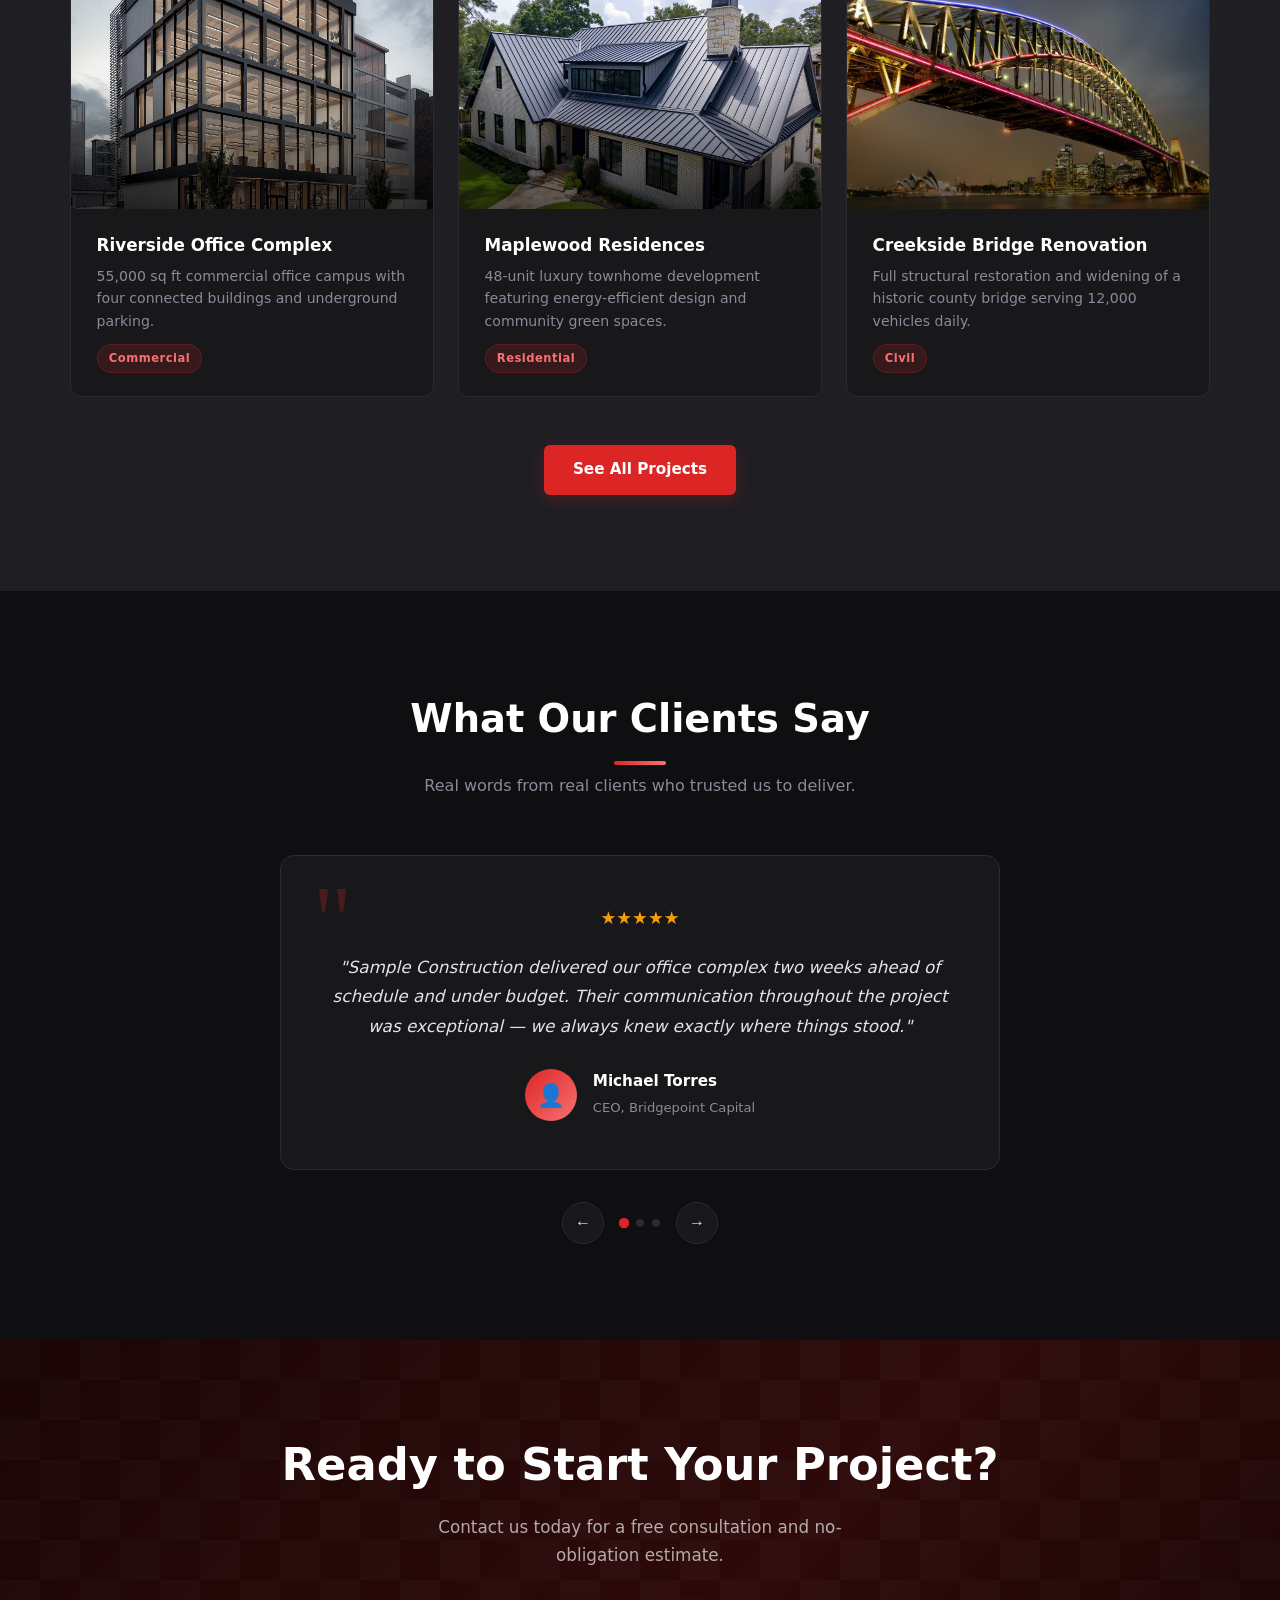
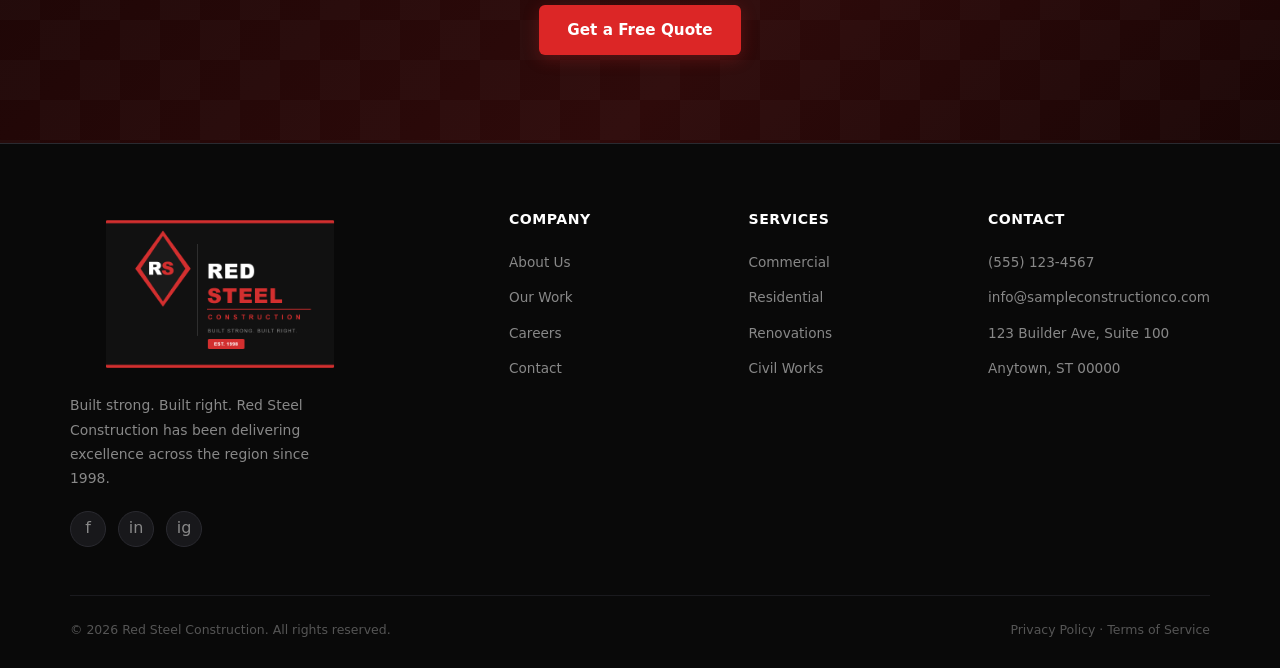
<file: sample-2/index.html>
<!DOCTYPE html>
<html lang="en">
<head>
  <meta charset="UTF-8" />
  <meta name="viewport" content="width=device-width, initial-scale=1.0" />
  <meta name="robots" content="noindex" />
  <title>Red Steel Construction — Built Strong. Built Right.</title>
  <link rel="stylesheet" href="style.css" />
</head>
<body>

  <!-- Scroll Progress -->
  <div id="progress-bar"></div>

  <!-- Navigation -->
  <nav>
    <a class="nav-logo" href="index.html">
      <img src="logo.png" alt="Red Steel Construction" class="logo-img" />
    </a>
    <ul class="nav-links">
      <li><a href="index.html">Home</a></li>
      <li><a href="about.html">About</a></li>
      <li><a href="services.html">Services</a></li>
      <li><a href="projects.html">Projects</a></li>
      <li><a href="contact.html">Contact</a></li>
    </ul>
  </nav>

  <!-- Hero -->
  <section class="hero">
    <div class="slides">
      <div class="slide active" style="background-image:url('sample1.jpg');"></div>
      <div class="slide"        style="background-image:url('sample2.jpg');"></div>
      <div class="slide"        style="background-image:url('sample3.jpg');"></div>
    </div>
    <div class="slide-overlay"></div>

    <div class="container hero-content">
      <div class="hero-eyebrow">⬛ Licensed &amp; Insured Since 1998</div>
      <h1>We Build <span class="highlight">Stronger</span><br>Communities</h1>
      <p>From ground-up commercial builds to large-scale renovations, Red Steel Construction delivers quality craftsmanship on time and on budget.</p>
      <div class="hero-btns">
        <a href="contact.html" class="btn btn-primary">Get a Free Quote</a>
        <a href="projects.html" class="btn btn-outline">View Our Work</a>
      </div>
      <div class="hero-stats">
        <div class="stat"><strong>25+</strong><span>Years in Business</span></div>
        <div class="stat"><strong>400+</strong><span>Projects Completed</span></div>
        <div class="stat"><strong>98%</strong><span>Client Satisfaction</span></div>
        <div class="stat"><strong>50+</strong><span>Team Members</span></div>
      </div>
    </div>

    <div class="slide-dots">
      <button class="dot active" onclick="goToSlide(0)"></button>
      <button class="dot"        onclick="goToSlide(1)"></button>
      <button class="dot"        onclick="goToSlide(2)"></button>
    </div>
    <button class="slide-arrow slide-prev" onclick="changeSlide(-1)">&#8592;</button>
    <button class="slide-arrow slide-next" onclick="changeSlide(1)">&#8594;</button>
    <div class="scroll-hint">Scroll</div>
  </section>

  <!-- Stats Band -->
  <div class="stats-band">
    <div class="container">
      <div class="stat-item">
        <strong data-target="25" data-suffix="+">0+</strong>
        <span>Years in Business</span>
      </div>
      <div class="stat-item">
        <strong data-target="400" data-suffix="+">0+</strong>
        <span>Projects Completed</span>
      </div>
      <div class="stat-item">
        <strong data-target="98" data-suffix="%">0%</strong>
        <span>Client Satisfaction</span>
      </div>
      <div class="stat-item">
        <strong data-target="50" data-suffix="+">0+</strong>
        <span>Team Members</span>
      </div>
    </div>
  </div>

  <!-- Services -->
  <section class="section alt-bg">
    <div class="container">
      <div class="section-header reveal">
        <h2>What We Build</h2>
        <div class="accent-bar"></div>
        <p>Full-service construction for residential, commercial, and civil projects across the region.</p>
      </div>
      <div class="services-grid stagger-children">
        <div class="service-card">
          <div class="service-icon">🏢</div>
          <h3>Commercial Construction</h3>
          <p>Office buildings, retail spaces, and industrial facilities built to the highest standards of safety and design.</p>
        </div>
        <div class="service-card">
          <div class="service-icon">🏠</div>
          <h3>Residential Builds</h3>
          <p>Custom homes and multi-unit developments crafted with care — from foundation to finishing touches.</p>
        </div>
        <div class="service-card">
          <div class="service-icon">🔧</div>
          <h3>Renovations &amp; Remodels</h3>
          <p>Breathe new life into existing structures with our expert renovation and remodeling teams.</p>
        </div>
        <div class="service-card">
          <div class="service-icon">🛣️</div>
          <h3>Civil &amp; Infrastructure</h3>
          <p>Roads, bridges, utilities, and site development for municipalities and private developers alike.</p>
        </div>
        <div class="service-card">
          <div class="service-icon">🏗️</div>
          <h3>Project Management</h3>
          <p>End-to-end project oversight, scheduling, and subcontractor coordination to keep every job on track.</p>
        </div>
        <div class="service-card">
          <div class="service-icon">📐</div>
          <h3>Design-Build</h3>
          <p>One team, one contract — seamless integration of design and construction for faster delivery.</p>
        </div>
      </div>
      <div class="reveal" style="text-align:center;margin-top:3rem;">
        <a href="services.html" class="btn btn-primary">All Services</a>
      </div>
    </div>
  </section>

  <!-- Why Choose Us -->
  <section class="section">
    <div class="container">
      <div class="section-header reveal">
        <h2>Why Choose Us</h2>
        <div class="accent-bar"></div>
        <p>We've been earning trust one project at a time for over two decades.</p>
      </div>
      <div class="why-grid stagger-children">
        <div class="why-item">
          <span class="icon">🏆</span>
          <h3>Award-Winning Quality</h3>
          <p>Recognized by the Regional Builders Association for excellence in construction quality three years running.</p>
        </div>
        <div class="why-item">
          <span class="icon">📅</span>
          <h3>On-Time Delivery</h3>
          <p>Our project management systems ensure deadlines are met without cutting corners on craftsmanship.</p>
        </div>
        <div class="why-item">
          <span class="icon">💰</span>
          <h3>Transparent Pricing</h3>
          <p>Detailed estimates with no hidden fees. You'll always know where your investment is going.</p>
        </div>
        <div class="why-item">
          <span class="icon">🛡️</span>
          <h3>Fully Licensed &amp; Insured</h3>
          <p>Full general liability and workers' comp coverage on every job for total peace of mind.</p>
        </div>
      </div>
    </div>
  </section>

  <!-- Featured Projects -->
  <section class="section alt-bg">
    <div class="container">
      <div class="section-header reveal">
        <h2>Featured Projects</h2>
        <div class="accent-bar"></div>
        <p>A snapshot of our recent work across the region.</p>
      </div>
      <div class="projects-grid stagger-children">
        <div class="project-card">
          <div class="project-thumb">
            <img src="office.jpg" alt="Riverside Office Complex" />
            <div class="project-overlay"></div>
          </div>
          <div class="project-info">
            <h3>Riverside Office Complex</h3>
            <p>55,000 sq ft commercial office campus with four connected buildings and underground parking.</p>
            <span class="tag">Commercial</span>
          </div>
        </div>
        <div class="project-card">
          <div class="project-thumb">
            <img src="residence.webp" alt="Maplewood Residences" />
            <div class="project-overlay"></div>
          </div>
          <div class="project-info">
            <h3>Maplewood Residences</h3>
            <p>48-unit luxury townhome development featuring energy-efficient design and community green spaces.</p>
            <span class="tag">Residential</span>
          </div>
        </div>
        <div class="project-card">
          <div class="project-thumb">
            <img src="bridge.webp" alt="Creekside Bridge Renovation" />
            <div class="project-overlay"></div>
          </div>
          <div class="project-info">
            <h3>Creekside Bridge Renovation</h3>
            <p>Full structural restoration and widening of a historic county bridge serving 12,000 vehicles daily.</p>
            <span class="tag">Civil</span>
          </div>
        </div>
      </div>
      <div class="reveal" style="text-align:center;margin-top:3rem;">
        <a href="projects.html" class="btn btn-primary">See All Projects</a>
      </div>
    </div>
  </section>

  <!-- Testimonials -->
  <section class="section">
    <div class="container">
      <div class="section-header reveal">
        <h2>What Our Clients Say</h2>
        <div class="accent-bar"></div>
        <p>Real words from real clients who trusted us to deliver.</p>
      </div>
      <div class="testimonials-track reveal">
        <div class="testimonials-inner">

          <div class="testimonial-slide">
            <div class="testimonial-card">
              <div class="testimonial-stars">★★★★★</div>
              <p class="testimonial-text">"Sample Construction delivered our office complex two weeks ahead of schedule and under budget. Their communication throughout the project was exceptional — we always knew exactly where things stood."</p>
              <div class="testimonial-author">
                <div class="author-avatar">👤</div>
                <div class="author-info">
                  <strong>Michael Torres</strong>
                  <span>CEO, Bridgepoint Capital</span>
                </div>
              </div>
            </div>
          </div>

          <div class="testimonial-slide">
            <div class="testimonial-card">
              <div class="testimonial-stars">★★★★★</div>
              <p class="testimonial-text">"The quality of craftsmanship on our townhome development was outstanding. Every detail was handled with care, and the team was incredibly responsive throughout the entire build."</p>
              <div class="testimonial-author">
                <div class="author-avatar">👤</div>
                <div class="author-info">
                  <strong>Sarah Kimura</strong>
                  <span>Director, Maplewood Properties</span>
                </div>
              </div>
            </div>
          </div>

          <div class="testimonial-slide">
            <div class="testimonial-card">
              <div class="testimonial-stars">★★★★★</div>
              <p class="testimonial-text">"I've worked with a lot of contractors over the years. Sample Construction stands out for their transparency, their work ethic, and the pride they clearly take in every single project they touch."</p>
              <div class="testimonial-author">
                <div class="author-avatar">👤</div>
                <div class="author-info">
                  <strong>James Weller</strong>
                  <span>City Infrastructure Director</span>
                </div>
              </div>
            </div>
          </div>

        </div>
        <div class="testi-controls">
          <button class="testi-btn" onclick="changeTesti(-1)">&#8592;</button>
          <div class="testi-dots">
            <button class="testi-dot active" onclick="goToTesti(0)"></button>
            <button class="testi-dot"        onclick="goToTesti(1)"></button>
            <button class="testi-dot"        onclick="goToTesti(2)"></button>
          </div>
          <button class="testi-btn" onclick="changeTesti(1)">&#8594;</button>
        </div>
      </div>
    </div>
  </section>

  <!-- CTA Banner -->
  <section class="cta-banner">
    <div class="container reveal">
      <h2>Ready to Start Your Project?</h2>
      <p>Contact us today for a free consultation and no-obligation estimate.</p>
      <a href="contact.html" class="btn btn-primary">Get a Free Quote</a>
    </div>
  </section>

  <!-- Footer -->
  <footer>
    <div class="footer-grid">
      <div class="footer-brand">
        <a class="nav-logo" href="index.html">
          <img src="logo.png" alt="Red Steel Construction" class="logo-img" />
        </a>
        <p>Built strong. Built right. Red Steel Construction has been delivering excellence across the region since 1998.</p>
        <div class="footer-social">
          <a class="social-btn" href="#" aria-label="Facebook">f</a>
          <a class="social-btn" href="#" aria-label="LinkedIn">in</a>
          <a class="social-btn" href="#" aria-label="Instagram">ig</a>
        </div>
      </div>
      <div class="footer-col">
        <h4>Company</h4>
        <ul>
          <li><a href="about.html">About Us</a></li>
          <li><a href="projects.html">Our Work</a></li>
          <li><a href="contact.html">Careers</a></li>
          <li><a href="contact.html">Contact</a></li>
        </ul>
      </div>
      <div class="footer-col">
        <h4>Services</h4>
        <ul>
          <li><a href="services.html">Commercial</a></li>
          <li><a href="services.html">Residential</a></li>
          <li><a href="services.html">Renovations</a></li>
          <li><a href="services.html">Civil Works</a></li>
        </ul>
      </div>
      <div class="footer-col">
        <h4>Contact</h4>
        <ul>
          <li><a href="tel:+15551234567">(555) 123-4567</a></li>
          <li><a href="mailto:info@sampleconstructionco.com">info@sampleconstructionco.com</a></li>
          <li><a href="#">123 Builder Ave, Suite 100</a></li>
          <li><a href="#">Anytown, ST 00000</a></li>
        </ul>
      </div>
    </div>
    <div class="footer-bottom">
      <span>© 2026 Red Steel Construction. All rights reserved.</span>
      <span>Privacy Policy · Terms of Service</span>
    </div>
  </footer>

  <button id="back-to-top" aria-label="Back to top">&#8679;</button>

  <script src="script.js"></script>
</body>
</html>
</file>
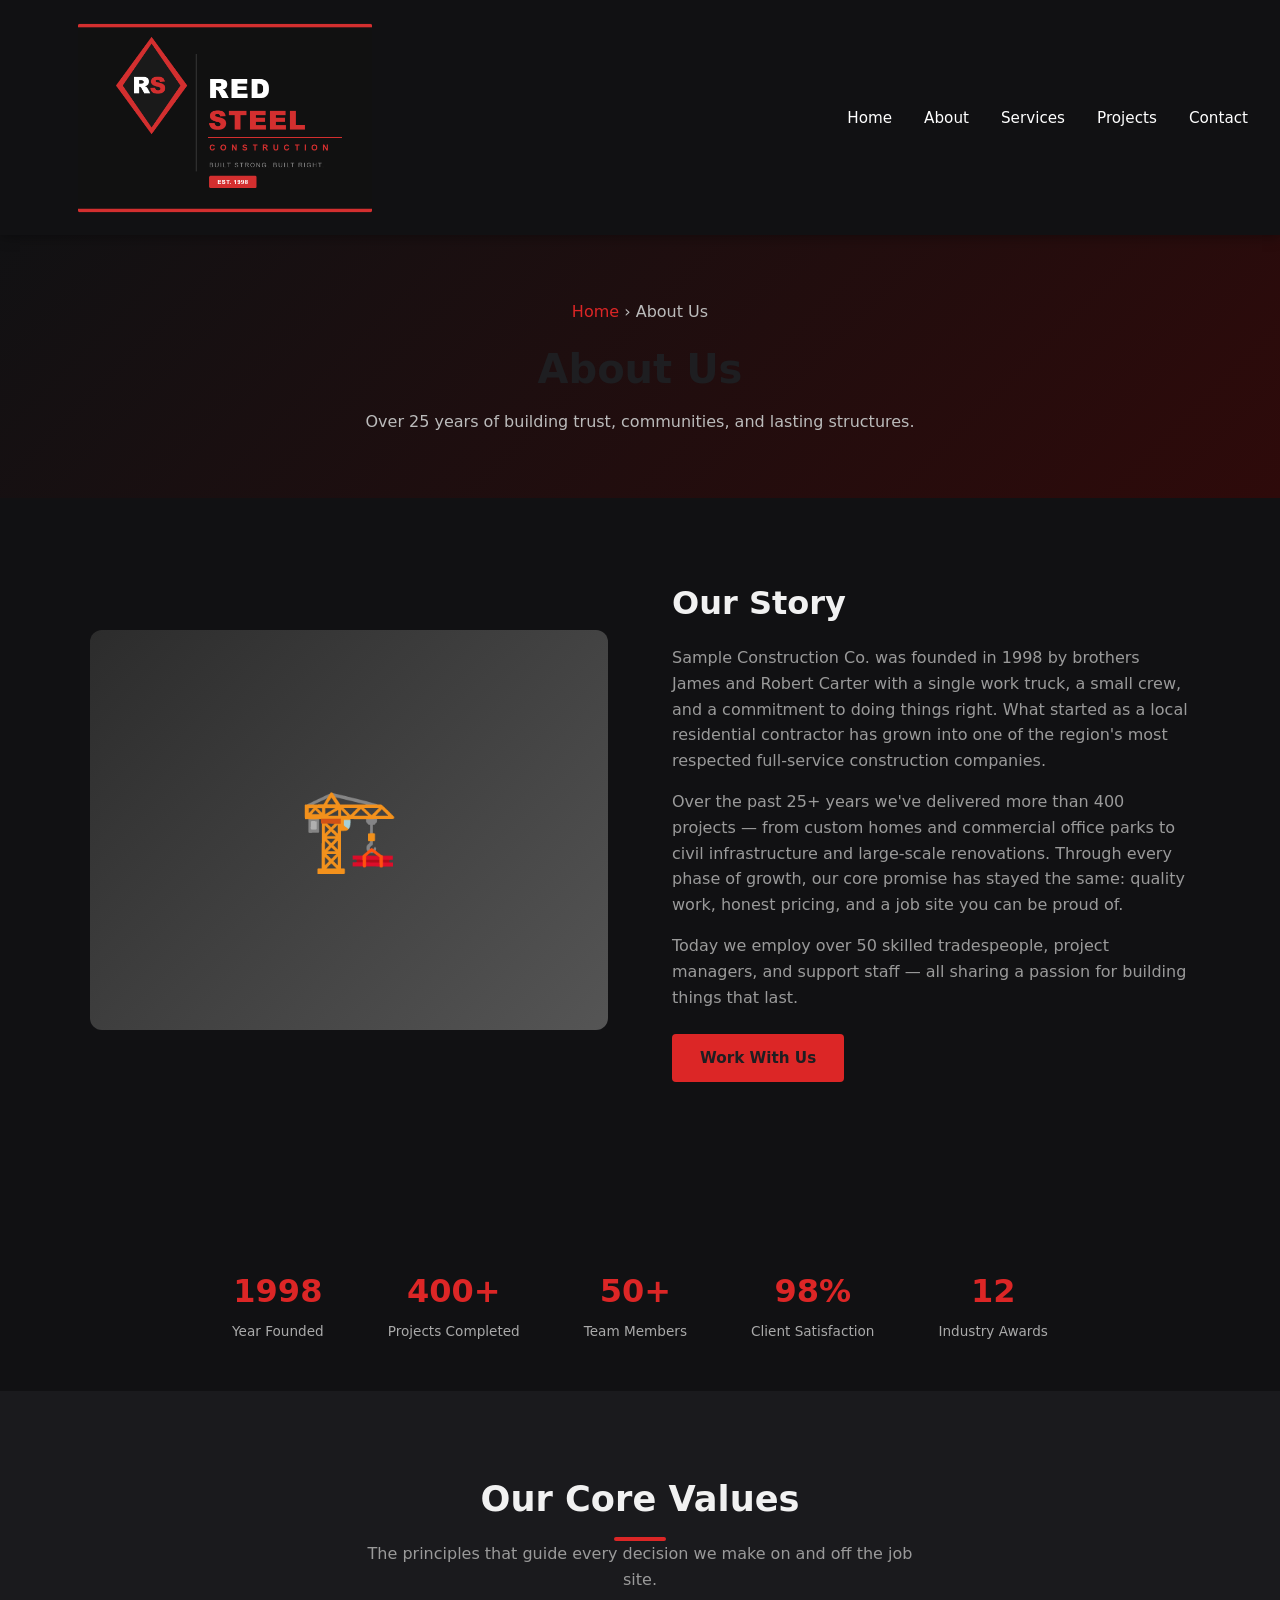
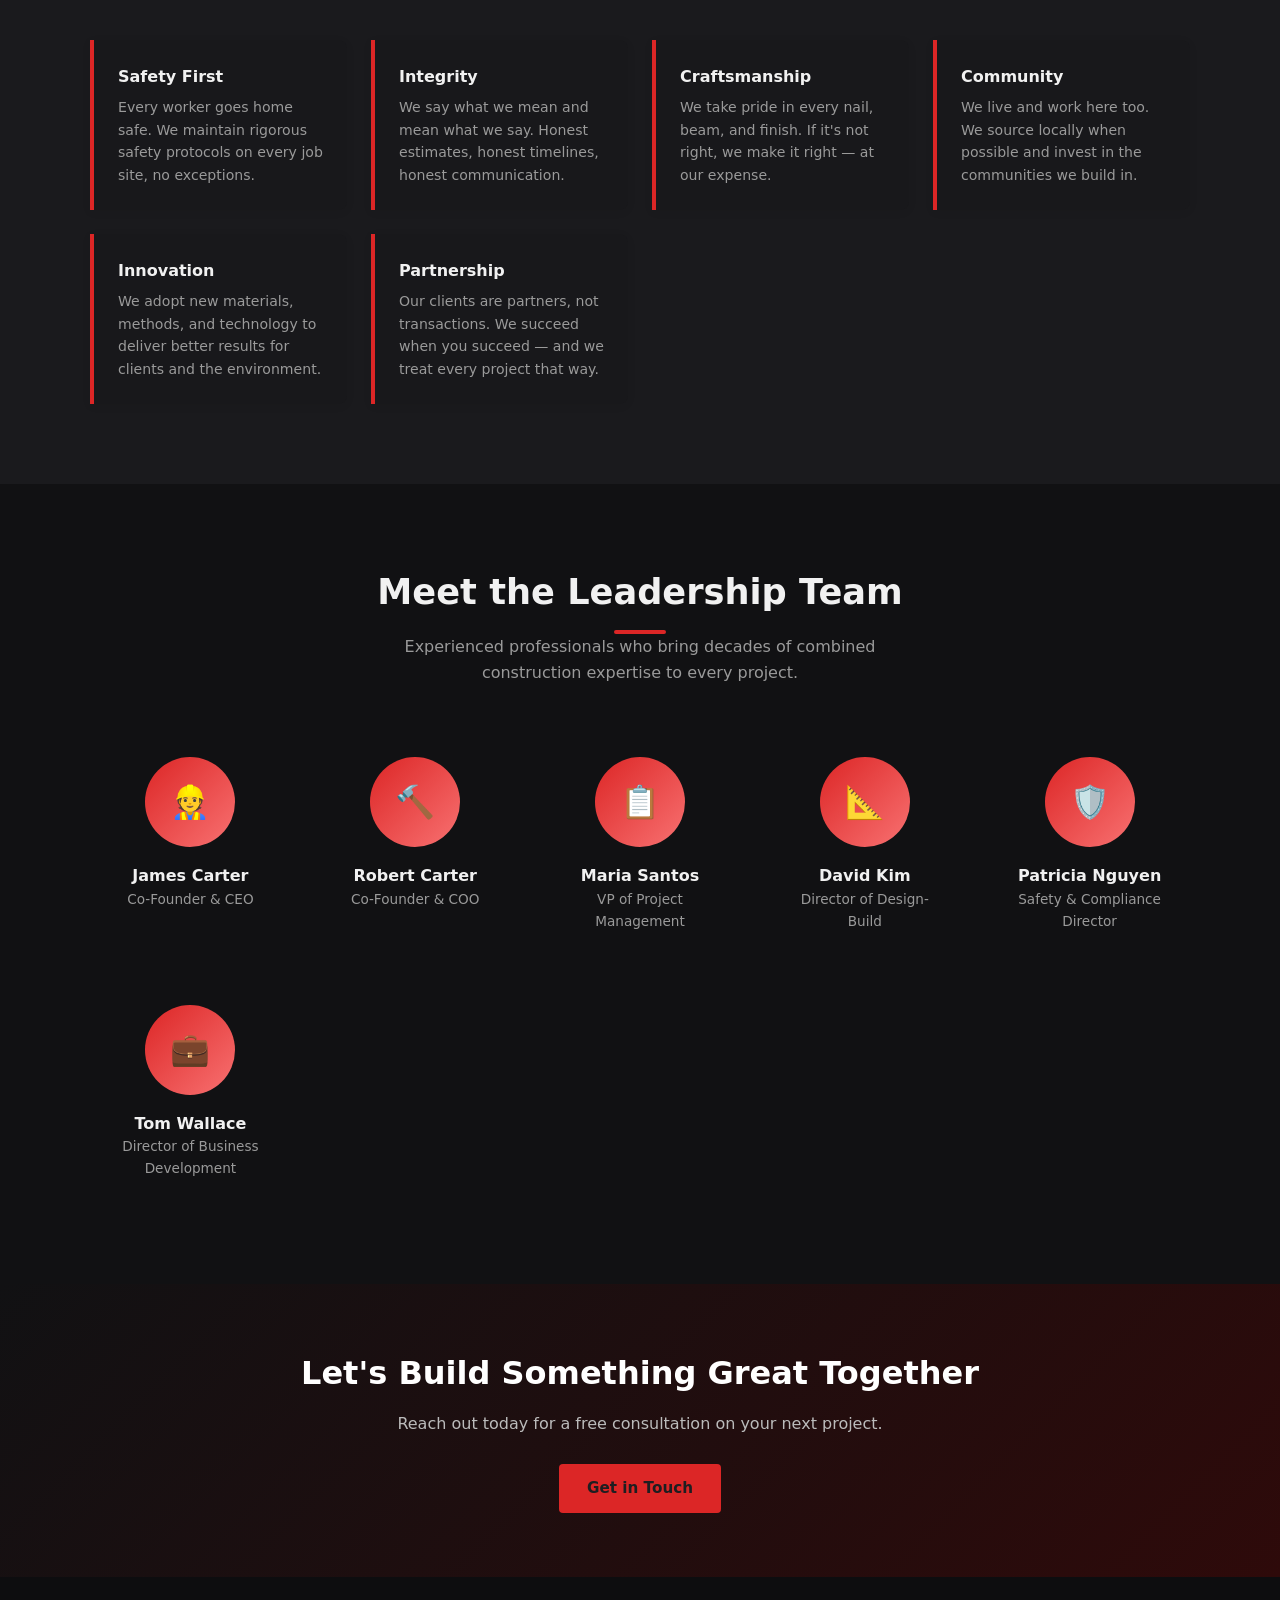
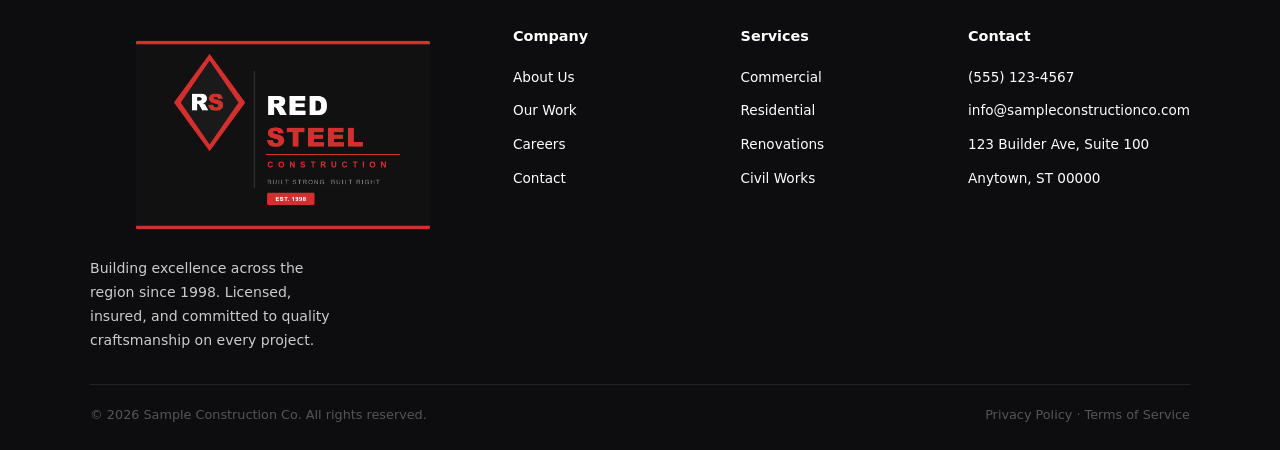
<file: sample-1/about.html>
<!DOCTYPE html>
<html lang="en">
<head>
  <meta charset="UTF-8" />
  <meta name="viewport" content="width=device-width, initial-scale=1.0" />
  <meta name="robots" content="noindex" />
  <title>About Us — Sample Construction Co.</title>
  <link rel="stylesheet" href="style.css" />
</head>
<body>

  <!-- Navigation -->
  <nav>
    <a class="nav-logo" href="index.html">
      <img src="logo.png" alt="Red Steel Construction" />
    </a>
    <ul class="nav-links">
      <li><a href="index.html">Home</a></li>
      <li><a href="about.html" class="active">About</a></li>
      <li><a href="services.html">Services</a></li>
      <li><a href="projects.html">Projects</a></li>
      <li><a href="contact.html">Contact</a></li>
    </ul>
  </nav>

  <!-- Page Hero -->
  <div class="page-hero">
    <p class="breadcrumb"><a href="index.html">Home</a> › About Us</p>
    <h1>About Us</h1>
    <p>Over 25 years of building trust, communities, and lasting structures.</p>
  </div>

  <!-- Our Story -->
  <section class="section">
    <div class="container">
      <div class="about-intro">
        <div class="about-img-placeholder">🏗️</div>
        <div class="about-text">
          <h2>Our Story</h2>
          <p>Sample Construction Co. was founded in 1998 by brothers James and Robert Carter with a single work truck, a small crew, and a commitment to doing things right. What started as a local residential contractor has grown into one of the region's most respected full-service construction companies.</p>
          <p>Over the past 25+ years we've delivered more than 400 projects — from custom homes and commercial office parks to civil infrastructure and large-scale renovations. Through every phase of growth, our core promise has stayed the same: quality work, honest pricing, and a job site you can be proud of.</p>
          <p>Today we employ over 50 skilled tradespeople, project managers, and support staff — all sharing a passion for building things that last.</p>
          <a href="contact.html" class="btn btn-primary" style="margin-top:.5rem;">Work With Us</a>
        </div>
      </div>
    </div>
  </section>

  <!-- Stats Bar -->
  <section style="background:var(--dark);padding:3rem 2rem;">
    <div class="container">
      <div class="hero-stats" style="justify-content:center;gap:4rem;">
        <div class="stat" style="text-align:center;">
          <strong>1998</strong>
          <span>Year Founded</span>
        </div>
        <div class="stat" style="text-align:center;">
          <strong>400+</strong>
          <span>Projects Completed</span>
        </div>
        <div class="stat" style="text-align:center;">
          <strong>50+</strong>
          <span>Team Members</span>
        </div>
        <div class="stat" style="text-align:center;">
          <strong>98%</strong>
          <span>Client Satisfaction</span>
        </div>
        <div class="stat" style="text-align:center;">
          <strong>12</strong>
          <span>Industry Awards</span>
        </div>
      </div>
    </div>
  </section>

  <!-- Our Values -->
  <section class="section alt-bg">
    <div class="container">
      <div class="section-header">
        <h2>Our Core Values</h2>
        <div class="accent-bar"></div>
        <p>The principles that guide every decision we make on and off the job site.</p>
      </div>
      <div class="values-grid">
        <div class="value-card">
          <h3>Safety First</h3>
          <p>Every worker goes home safe. We maintain rigorous safety protocols on every job site, no exceptions.</p>
        </div>
        <div class="value-card">
          <h3>Integrity</h3>
          <p>We say what we mean and mean what we say. Honest estimates, honest timelines, honest communication.</p>
        </div>
        <div class="value-card">
          <h3>Craftsmanship</h3>
          <p>We take pride in every nail, beam, and finish. If it's not right, we make it right — at our expense.</p>
        </div>
        <div class="value-card">
          <h3>Community</h3>
          <p>We live and work here too. We source locally when possible and invest in the communities we build in.</p>
        </div>
        <div class="value-card">
          <h3>Innovation</h3>
          <p>We adopt new materials, methods, and technology to deliver better results for clients and the environment.</p>
        </div>
        <div class="value-card">
          <h3>Partnership</h3>
          <p>Our clients are partners, not transactions. We succeed when you succeed — and we treat every project that way.</p>
        </div>
      </div>
    </div>
  </section>

  <!-- Team -->
  <section class="section">
    <div class="container">
      <div class="section-header">
        <h2>Meet the Leadership Team</h2>
        <div class="accent-bar"></div>
        <p>Experienced professionals who bring decades of combined construction expertise to every project.</p>
      </div>
      <div class="team-grid">
        <div class="team-card">
          <div class="team-avatar">👷</div>
          <h3>James Carter</h3>
          <p>Co-Founder &amp; CEO</p>
        </div>
        <div class="team-card">
          <div class="team-avatar">🔨</div>
          <h3>Robert Carter</h3>
          <p>Co-Founder &amp; COO</p>
        </div>
        <div class="team-card">
          <div class="team-avatar">📋</div>
          <h3>Maria Santos</h3>
          <p>VP of Project Management</p>
        </div>
        <div class="team-card">
          <div class="team-avatar">📐</div>
          <h3>David Kim</h3>
          <p>Director of Design-Build</p>
        </div>
        <div class="team-card">
          <div class="team-avatar">🛡️</div>
          <h3>Patricia Nguyen</h3>
          <p>Safety &amp; Compliance Director</p>
        </div>
        <div class="team-card">
          <div class="team-avatar">💼</div>
          <h3>Tom Wallace</h3>
          <p>Director of Business Development</p>
        </div>
      </div>
    </div>
  </section>

  <!-- CTA Banner -->
  <section class="cta-banner">
    <div class="container">
      <h2>Let's Build Something Great Together</h2>
      <p>Reach out today for a free consultation on your next project.</p>
      <a href="contact.html" class="btn btn-primary">Get in Touch</a>
    </div>
  </section>

  <!-- Footer -->
  <footer>
    <div class="footer-grid">
      <div class="footer-brand">
        <a class="nav-logo" href="index.html"><img src="logo.png" alt="Red Steel Construction" style="height:220px;" /></a>
        <p>Building excellence across the region since 1998. Licensed, insured, and committed to quality craftsmanship on every project.</p>
      </div>
      <div class="footer-col">
        <h4>Company</h4>
        <ul>
          <li><a href="about.html">About Us</a></li>
          <li><a href="projects.html">Our Work</a></li>
          <li><a href="contact.html">Careers</a></li>
          <li><a href="contact.html">Contact</a></li>
        </ul>
      </div>
      <div class="footer-col">
        <h4>Services</h4>
        <ul>
          <li><a href="services.html">Commercial</a></li>
          <li><a href="services.html">Residential</a></li>
          <li><a href="services.html">Renovations</a></li>
          <li><a href="services.html">Civil Works</a></li>
        </ul>
      </div>
      <div class="footer-col">
        <h4>Contact</h4>
        <ul>
          <li><a href="tel:+15551234567">(555) 123-4567</a></li>
          <li><a href="mailto:info@sampleconstructionco.com">info@sampleconstructionco.com</a></li>
          <li><a href="#">123 Builder Ave, Suite 100</a></li>
          <li><a href="#">Anytown, ST 00000</a></li>
        </ul>
      </div>
    </div>
    <div class="footer-bottom">
      <span>© 2026 Sample Construction Co. All rights reserved.</span>
      <span>Privacy Policy · Terms of Service</span>
    </div>
  </footer>

</body>
</html>
</file>
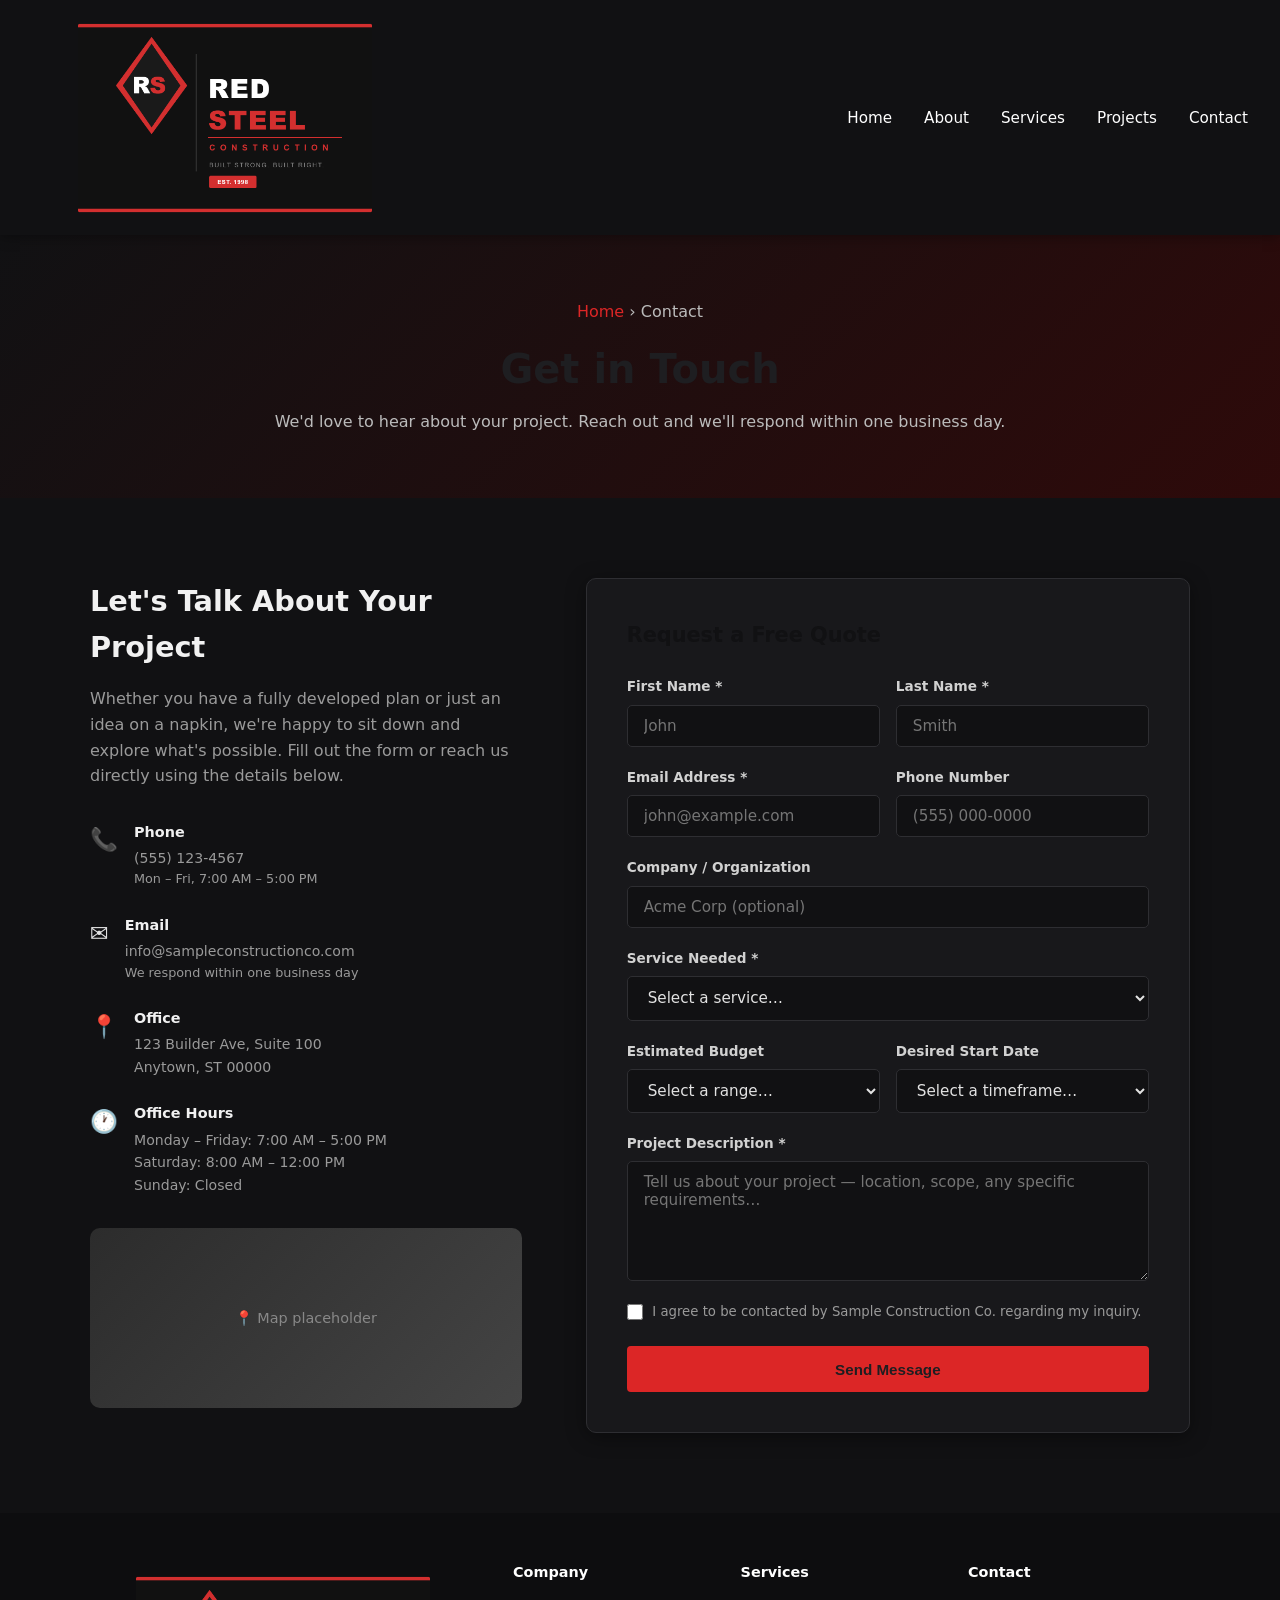
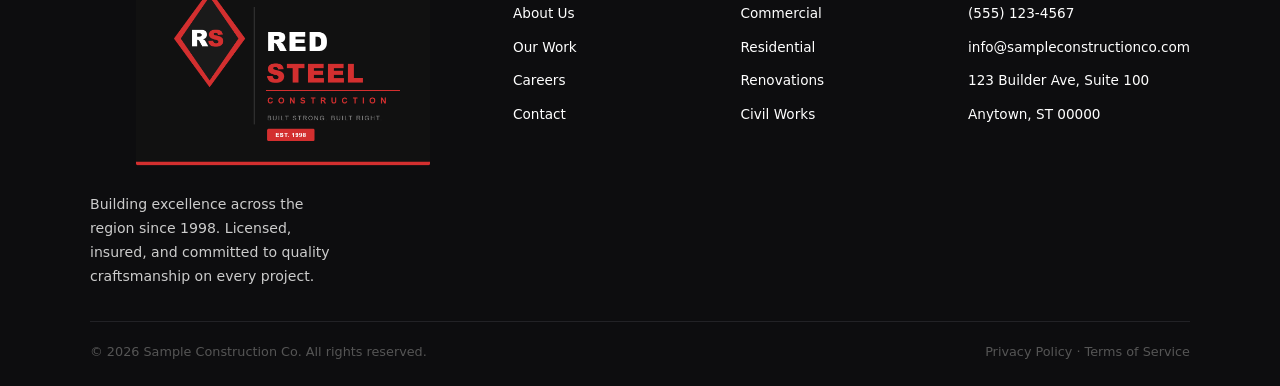
<file: sample-1/contact.html>
<!DOCTYPE html>
<html lang="en">
<head>
  <meta charset="UTF-8" />
  <meta name="viewport" content="width=device-width, initial-scale=1.0" />
  <meta name="robots" content="noindex" />
  <title>Contact — Sample Construction Co.</title>
  <link rel="stylesheet" href="style.css" />
</head>
<body>

  <!-- Navigation -->
  <nav>
    <a class="nav-logo" href="index.html">
      <img src="logo.png" alt="Red Steel Construction" />
    </a>
    <ul class="nav-links">
      <li><a href="index.html">Home</a></li>
      <li><a href="about.html">About</a></li>
      <li><a href="services.html">Services</a></li>
      <li><a href="projects.html">Projects</a></li>
      <li><a href="contact.html" class="active">Contact</a></li>
    </ul>
  </nav>

  <!-- Page Hero -->
  <div class="page-hero">
    <p class="breadcrumb"><a href="index.html">Home</a> › Contact</p>
    <h1>Get in Touch</h1>
    <p>We'd love to hear about your project. Reach out and we'll respond within one business day.</p>
  </div>

  <!-- Contact Layout -->
  <section class="section">
    <div class="container">
      <div class="contact-layout">

        <!-- Contact Info -->
        <div class="contact-info">
          <h2>Let's Talk About Your Project</h2>
          <p>Whether you have a fully developed plan or just an idea on a napkin, we're happy to sit down and explore what's possible. Fill out the form or reach us directly using the details below.</p>

          <div class="contact-detail">
            <div class="icon">📞</div>
            <div>
              <h4>Phone</h4>
              <p><a href="tel:+15551234567">(555) 123-4567</a></p>
              <p style="font-size:.8rem;color:#999;">Mon – Fri, 7:00 AM – 5:00 PM</p>
            </div>
          </div>

          <div class="contact-detail">
            <div class="icon">✉️</div>
            <div>
              <h4>Email</h4>
              <p><a href="mailto:info@sampleconstructionco.com">info@sampleconstructionco.com</a></p>
              <p style="font-size:.8rem;color:#999;">We respond within one business day</p>
            </div>
          </div>

          <div class="contact-detail">
            <div class="icon">📍</div>
            <div>
              <h4>Office</h4>
              <p>123 Builder Ave, Suite 100</p>
              <p>Anytown, ST 00000</p>
            </div>
          </div>

          <div class="contact-detail">
            <div class="icon">🕐</div>
            <div>
              <h4>Office Hours</h4>
              <p>Monday – Friday: 7:00 AM – 5:00 PM</p>
              <p>Saturday: 8:00 AM – 12:00 PM</p>
              <p>Sunday: Closed</p>
            </div>
          </div>

          <!-- Map Placeholder -->
          <div style="margin-top:2rem;background:linear-gradient(135deg,#2c2c2c,#444);border-radius:10px;height:180px;display:flex;align-items:center;justify-content:center;color:#888;font-size:.9rem;gap:.5rem;">
            📍 Map placeholder
          </div>
        </div>

        <!-- Contact Form -->
        <div class="contact-form">
          <h3 style="font-size:1.3rem;margin-bottom:1.5rem;color:var(--dark);">Request a Free Quote</h3>

          <form id="contact-form" onsubmit="handleSubmit(event)">
            <div class="form-row">
              <div class="form-group">
                <label for="first-name">First Name *</label>
                <input type="text" id="first-name" name="first-name" placeholder="John" required />
              </div>
              <div class="form-group">
                <label for="last-name">Last Name *</label>
                <input type="text" id="last-name" name="last-name" placeholder="Smith" required />
              </div>
            </div>

            <div class="form-row">
              <div class="form-group">
                <label for="email">Email Address *</label>
                <input type="email" id="email" name="email" placeholder="john@example.com" required />
              </div>
              <div class="form-group">
                <label for="phone">Phone Number</label>
                <input type="tel" id="phone" name="phone" placeholder="(555) 000-0000" />
              </div>
            </div>

            <div class="form-group">
              <label for="company">Company / Organization</label>
              <input type="text" id="company" name="company" placeholder="Acme Corp (optional)" />
            </div>

            <div class="form-group">
              <label for="service">Service Needed *</label>
              <select id="service" name="service" required>
                <option value="" disabled selected>Select a service…</option>
                <option value="commercial">Commercial Construction</option>
                <option value="residential">Residential Build</option>
                <option value="renovation">Renovation / Remodel</option>
                <option value="civil">Civil &amp; Infrastructure</option>
                <option value="design-build">Design-Build</option>
                <option value="other">Other / Not Sure</option>
              </select>
            </div>

            <div class="form-row">
              <div class="form-group">
                <label for="budget">Estimated Budget</label>
                <select id="budget" name="budget">
                  <option value="" disabled selected>Select a range…</option>
                  <option>Under $100,000</option>
                  <option>$100,000 – $500,000</option>
                  <option>$500,000 – $1,000,000</option>
                  <option>$1M – $5M</option>
                  <option>$5M+</option>
                  <option>Not sure yet</option>
                </select>
              </div>
              <div class="form-group">
                <label for="timeline">Desired Start Date</label>
                <select id="timeline" name="timeline">
                  <option value="" disabled selected>Select a timeframe…</option>
                  <option>ASAP</option>
                  <option>Within 3 months</option>
                  <option>3 – 6 months</option>
                  <option>6 – 12 months</option>
                  <option>More than a year out</option>
                  <option>Not sure yet</option>
                </select>
              </div>
            </div>

            <div class="form-group">
              <label for="message">Project Description *</label>
              <textarea id="message" name="message" placeholder="Tell us about your project — location, scope, any specific requirements…" required></textarea>
            </div>

            <div class="form-group" style="flex-direction:row;align-items:center;gap:.6rem;margin-bottom:1.5rem;">
              <input type="checkbox" id="consent" name="consent" required style="width:16px;height:16px;cursor:pointer;" />
              <label for="consent" style="font-size:.83rem;color:var(--text-muted);font-weight:400;cursor:pointer;">
                I agree to be contacted by Sample Construction Co. regarding my inquiry.
              </label>
            </div>

            <button type="submit" class="btn btn-primary" style="width:100%;padding:.9rem;">
              Send Message
            </button>
          </form>

          <!-- Success Message (hidden by default) -->
          <div id="success-msg" style="display:none;text-align:center;padding:2rem 1rem;">
            <div style="font-size:3rem;margin-bottom:1rem;">✅</div>
            <h3 style="color:var(--dark);margin-bottom:.5rem;">Message Sent!</h3>
            <p style="color:var(--text-muted);font-size:.92rem;">Thank you for reaching out. A member of our team will be in touch within one business day.</p>
          </div>
        </div>

      </div>
    </div>
  </section>

  <!-- Footer -->
  <footer>
    <div class="footer-grid">
      <div class="footer-brand">
        <a class="nav-logo" href="index.html"><img src="logo.png" alt="Red Steel Construction" style="height:220px;" /></a>
        <p>Building excellence across the region since 1998. Licensed, insured, and committed to quality craftsmanship on every project.</p>
      </div>
      <div class="footer-col">
        <h4>Company</h4>
        <ul>
          <li><a href="about.html">About Us</a></li>
          <li><a href="projects.html">Our Work</a></li>
          <li><a href="contact.html">Careers</a></li>
          <li><a href="contact.html">Contact</a></li>
        </ul>
      </div>
      <div class="footer-col">
        <h4>Services</h4>
        <ul>
          <li><a href="services.html">Commercial</a></li>
          <li><a href="services.html">Residential</a></li>
          <li><a href="services.html">Renovations</a></li>
          <li><a href="services.html">Civil Works</a></li>
        </ul>
      </div>
      <div class="footer-col">
        <h4>Contact</h4>
        <ul>
          <li><a href="tel:+15551234567">(555) 123-4567</a></li>
          <li><a href="mailto:info@sampleconstructionco.com">info@sampleconstructionco.com</a></li>
          <li><a href="#">123 Builder Ave, Suite 100</a></li>
          <li><a href="#">Anytown, ST 00000</a></li>
        </ul>
      </div>
    </div>
    <div class="footer-bottom">
      <span>© 2026 Sample Construction Co. All rights reserved.</span>
      <span>Privacy Policy · Terms of Service</span>
    </div>
  </footer>

  <script>
    function handleSubmit(e) {
      e.preventDefault();
      document.getElementById('contact-form').style.display = 'none';
      document.getElementById('success-msg').style.display = 'block';
    }
  </script>

</body>
</html>
</file>
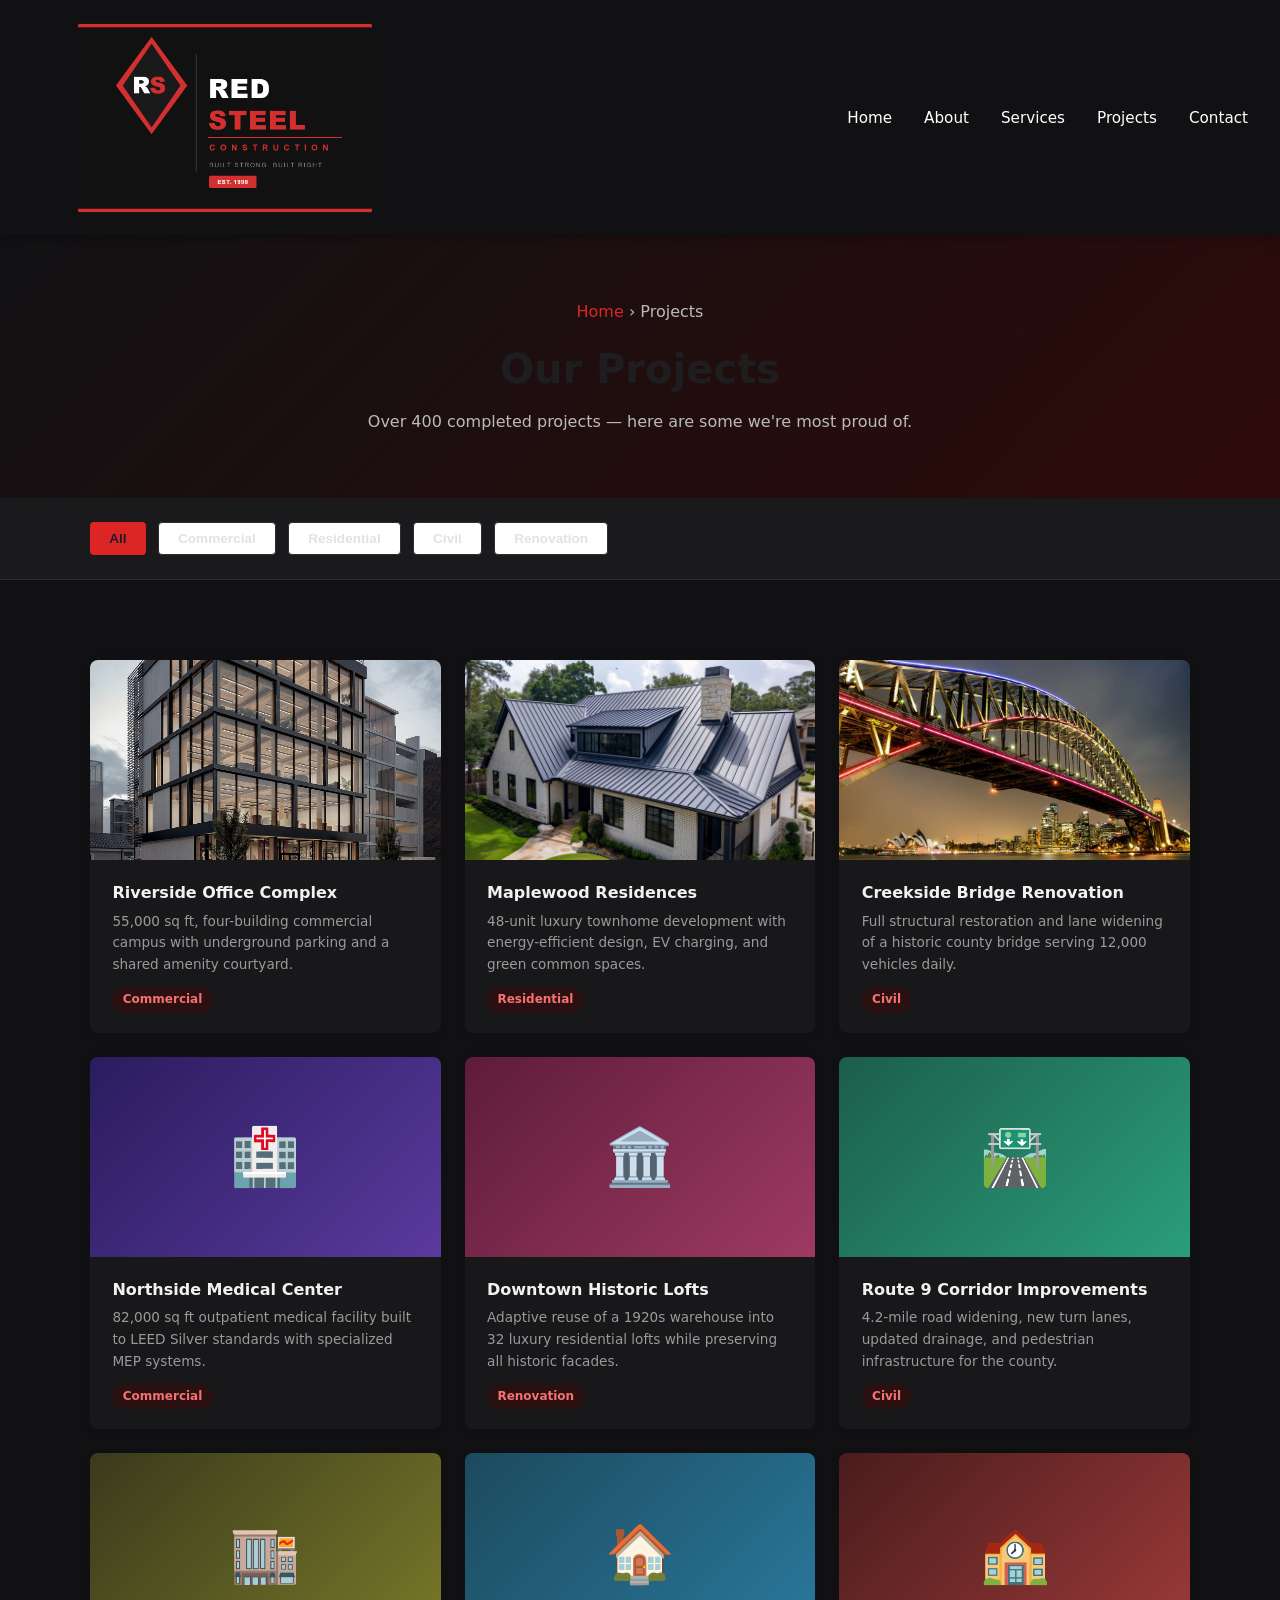
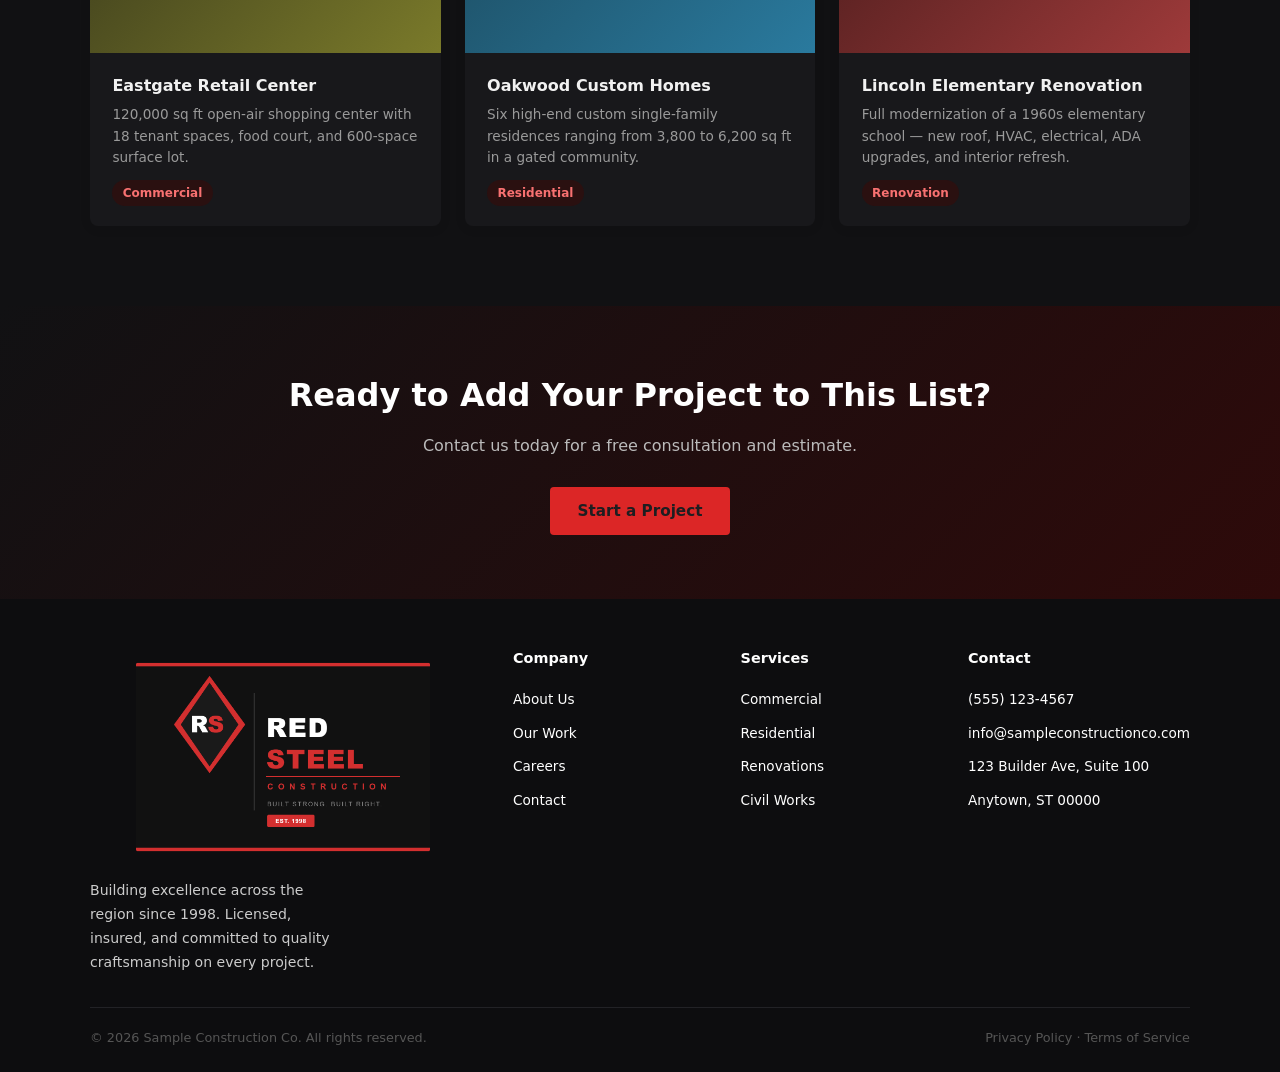
<file: sample-1/projects.html>
<!DOCTYPE html>
<html lang="en">
<head>
  <meta charset="UTF-8" />
  <meta name="viewport" content="width=device-width, initial-scale=1.0" />
  <meta name="robots" content="noindex" />
  <title>Projects — Sample Construction Co.</title>
  <link rel="stylesheet" href="style.css" />
</head>
<body>

  <!-- Navigation -->
  <nav>
    <a class="nav-logo" href="index.html">
      <img src="logo.png" alt="Red Steel Construction" />
    </a>
    <ul class="nav-links">
      <li><a href="index.html">Home</a></li>
      <li><a href="about.html">About</a></li>
      <li><a href="services.html">Services</a></li>
      <li><a href="projects.html" class="active">Projects</a></li>
      <li><a href="contact.html">Contact</a></li>
    </ul>
  </nav>

  <!-- Page Hero -->
  <div class="page-hero">
    <p class="breadcrumb"><a href="index.html">Home</a> › Projects</p>
    <h1>Our Projects</h1>
    <p>Over 400 completed projects — here are some we're most proud of.</p>
  </div>

  <!-- Filter Bar -->
  <section style="background:var(--light-bg);padding:1.5rem 2rem;border-bottom:1px solid var(--border);">
    <div class="container" style="display:flex;gap:.75rem;flex-wrap:wrap;">
      <button class="btn btn-primary" style="padding:.5rem 1.2rem;font-size:.85rem;" onclick="filterProjects('all', this)">All</button>
      <button class="btn" style="padding:.5rem 1.2rem;font-size:.85rem;background:#fff;border:1px solid var(--border);color:var(--text);" onclick="filterProjects('commercial', this)">Commercial</button>
      <button class="btn" style="padding:.5rem 1.2rem;font-size:.85rem;background:#fff;border:1px solid var(--border);color:var(--text);" onclick="filterProjects('residential', this)">Residential</button>
      <button class="btn" style="padding:.5rem 1.2rem;font-size:.85rem;background:#fff;border:1px solid var(--border);color:var(--text);" onclick="filterProjects('civil', this)">Civil</button>
      <button class="btn" style="padding:.5rem 1.2rem;font-size:.85rem;background:#fff;border:1px solid var(--border);color:var(--text);" onclick="filterProjects('renovation', this)">Renovation</button>
    </div>
  </section>

  <!-- Projects Grid -->
  <section class="section">
    <div class="container">
      <div class="projects-grid" id="projects-grid">

        <div class="project-card" data-category="commercial">
          <div class="project-thumb" style="background-image:url('office.jpg');background-size:cover;background-position:center;"></div>
          <div class="project-info">
            <h3>Riverside Office Complex</h3>
            <p>55,000 sq ft, four-building commercial campus with underground parking and a shared amenity courtyard.</p>
            <span class="tag">Commercial</span>
          </div>
        </div>

        <div class="project-card" data-category="residential">
          <div class="project-thumb" style="background-image:url('residence.webp');background-size:cover;background-position:center;"></div>
          <div class="project-info">
            <h3>Maplewood Residences</h3>
            <p>48-unit luxury townhome development with energy-efficient design, EV charging, and green common spaces.</p>
            <span class="tag">Residential</span>
          </div>
        </div>

        <div class="project-card" data-category="civil">
          <div class="project-thumb" style="background-image:url('bridge.webp');background-size:cover;background-position:center;"></div>
          <div class="project-info">
            <h3>Creekside Bridge Renovation</h3>
            <p>Full structural restoration and lane widening of a historic county bridge serving 12,000 vehicles daily.</p>
            <span class="tag">Civil</span>
          </div>
        </div>

        <div class="project-card" data-category="commercial">
          <div class="project-thumb" style="background:linear-gradient(135deg,#2a1c5e,#5a3a9e);">🏥</div>
          <div class="project-info">
            <h3>Northside Medical Center</h3>
            <p>82,000 sq ft outpatient medical facility built to LEED Silver standards with specialized MEP systems.</p>
            <span class="tag">Commercial</span>
          </div>
        </div>

        <div class="project-card" data-category="renovation">
          <div class="project-thumb" style="background:linear-gradient(135deg,#5e1c3a,#9e3a62);">🏛️</div>
          <div class="project-info">
            <h3>Downtown Historic Lofts</h3>
            <p>Adaptive reuse of a 1920s warehouse into 32 luxury residential lofts while preserving all historic facades.</p>
            <span class="tag">Renovation</span>
          </div>
        </div>

        <div class="project-card" data-category="civil">
          <div class="project-thumb" style="background:linear-gradient(135deg,#1c5e4a,#2a9e7a);">🛣️</div>
          <div class="project-info">
            <h3>Route 9 Corridor Improvements</h3>
            <p>4.2-mile road widening, new turn lanes, updated drainage, and pedestrian infrastructure for the county.</p>
            <span class="tag">Civil</span>
          </div>
        </div>

        <div class="project-card" data-category="commercial">
          <div class="project-thumb" style="background:linear-gradient(135deg,#3a3a1c,#7a7a2a);">🏬</div>
          <div class="project-info">
            <h3>Eastgate Retail Center</h3>
            <p>120,000 sq ft open-air shopping center with 18 tenant spaces, food court, and 600-space surface lot.</p>
            <span class="tag">Commercial</span>
          </div>
        </div>

        <div class="project-card" data-category="residential">
          <div class="project-thumb" style="background:linear-gradient(135deg,#1c4a5e,#2a7a9e);">🏠</div>
          <div class="project-info">
            <h3>Oakwood Custom Homes</h3>
            <p>Six high-end custom single-family residences ranging from 3,800 to 6,200 sq ft in a gated community.</p>
            <span class="tag">Residential</span>
          </div>
        </div>

        <div class="project-card" data-category="renovation">
          <div class="project-thumb" style="background:linear-gradient(135deg,#4a1c1c,#9e3a3a);">🏫</div>
          <div class="project-info">
            <h3>Lincoln Elementary Renovation</h3>
            <p>Full modernization of a 1960s elementary school — new roof, HVAC, electrical, ADA upgrades, and interior refresh.</p>
            <span class="tag">Renovation</span>
          </div>
        </div>

      </div>
    </div>
  </section>

  <!-- CTA Banner -->
  <section class="cta-banner">
    <div class="container">
      <h2>Ready to Add Your Project to This List?</h2>
      <p>Contact us today for a free consultation and estimate.</p>
      <a href="contact.html" class="btn btn-primary">Start a Project</a>
    </div>
  </section>

  <!-- Footer -->
  <footer>
    <div class="footer-grid">
      <div class="footer-brand">
        <a class="nav-logo" href="index.html"><img src="logo.png" alt="Red Steel Construction" style="height:220px;" /></a>
        <p>Building excellence across the region since 1998. Licensed, insured, and committed to quality craftsmanship on every project.</p>
      </div>
      <div class="footer-col">
        <h4>Company</h4>
        <ul>
          <li><a href="about.html">About Us</a></li>
          <li><a href="projects.html">Our Work</a></li>
          <li><a href="contact.html">Careers</a></li>
          <li><a href="contact.html">Contact</a></li>
        </ul>
      </div>
      <div class="footer-col">
        <h4>Services</h4>
        <ul>
          <li><a href="services.html">Commercial</a></li>
          <li><a href="services.html">Residential</a></li>
          <li><a href="services.html">Renovations</a></li>
          <li><a href="services.html">Civil Works</a></li>
        </ul>
      </div>
      <div class="footer-col">
        <h4>Contact</h4>
        <ul>
          <li><a href="tel:+15551234567">(555) 123-4567</a></li>
          <li><a href="mailto:info@sampleconstructionco.com">info@sampleconstructionco.com</a></li>
          <li><a href="#">123 Builder Ave, Suite 100</a></li>
          <li><a href="#">Anytown, ST 00000</a></li>
        </ul>
      </div>
    </div>
    <div class="footer-bottom">
      <span>© 2026 Sample Construction Co. All rights reserved.</span>
      <span>Privacy Policy · Terms of Service</span>
    </div>
  </footer>

  <script>
    function filterProjects(category, btn) {
      document.querySelectorAll('#projects-grid .project-card').forEach(card => {
        const show = category === 'all' || card.dataset.category === category;
        card.style.display = show ? '' : 'none';
      });
      document.querySelectorAll('.btn[onclick]').forEach(b => {
        b.style.background = '';
        b.style.color = 'var(--text)';
        b.style.borderColor = 'var(--border)';
      });
      btn.style.background = 'var(--accent)';
      btn.style.color = '#fff';
      btn.style.borderColor = 'var(--accent)';
    }
  </script>

</body>
</html>
</file>
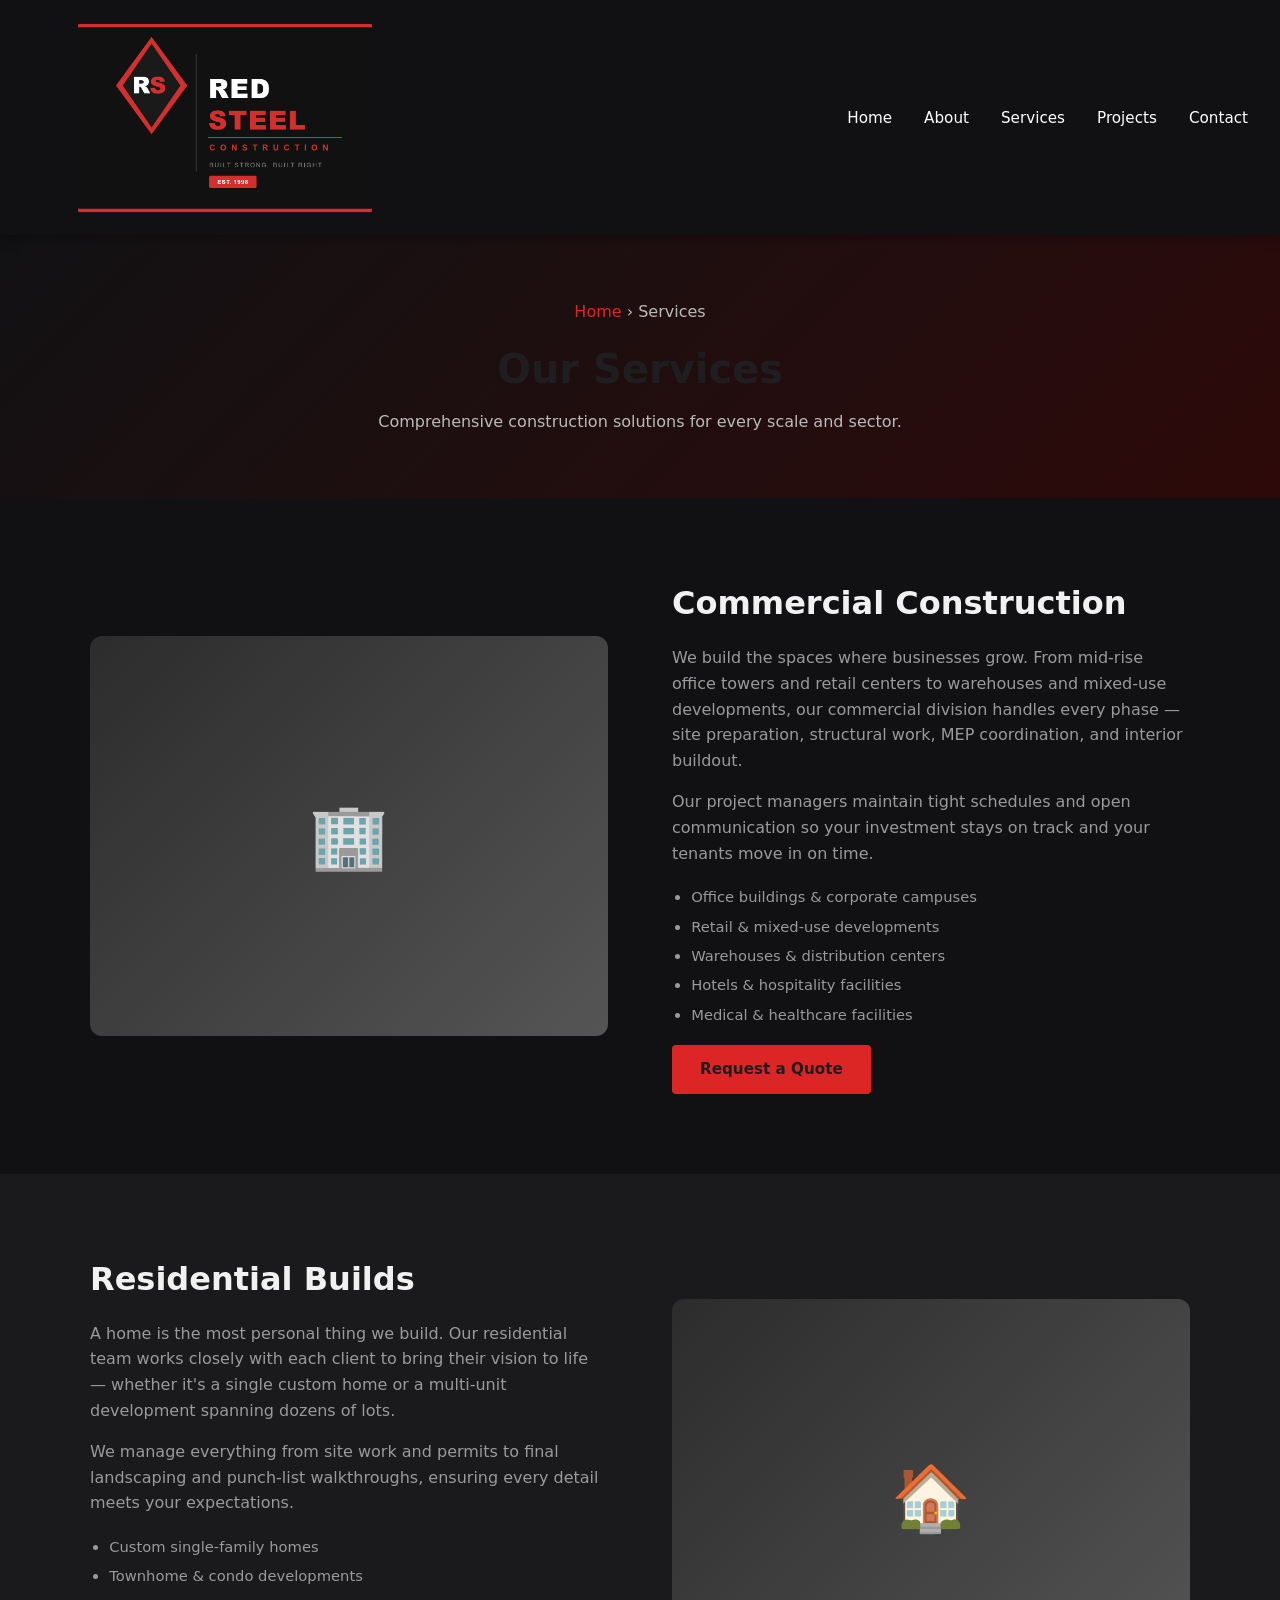
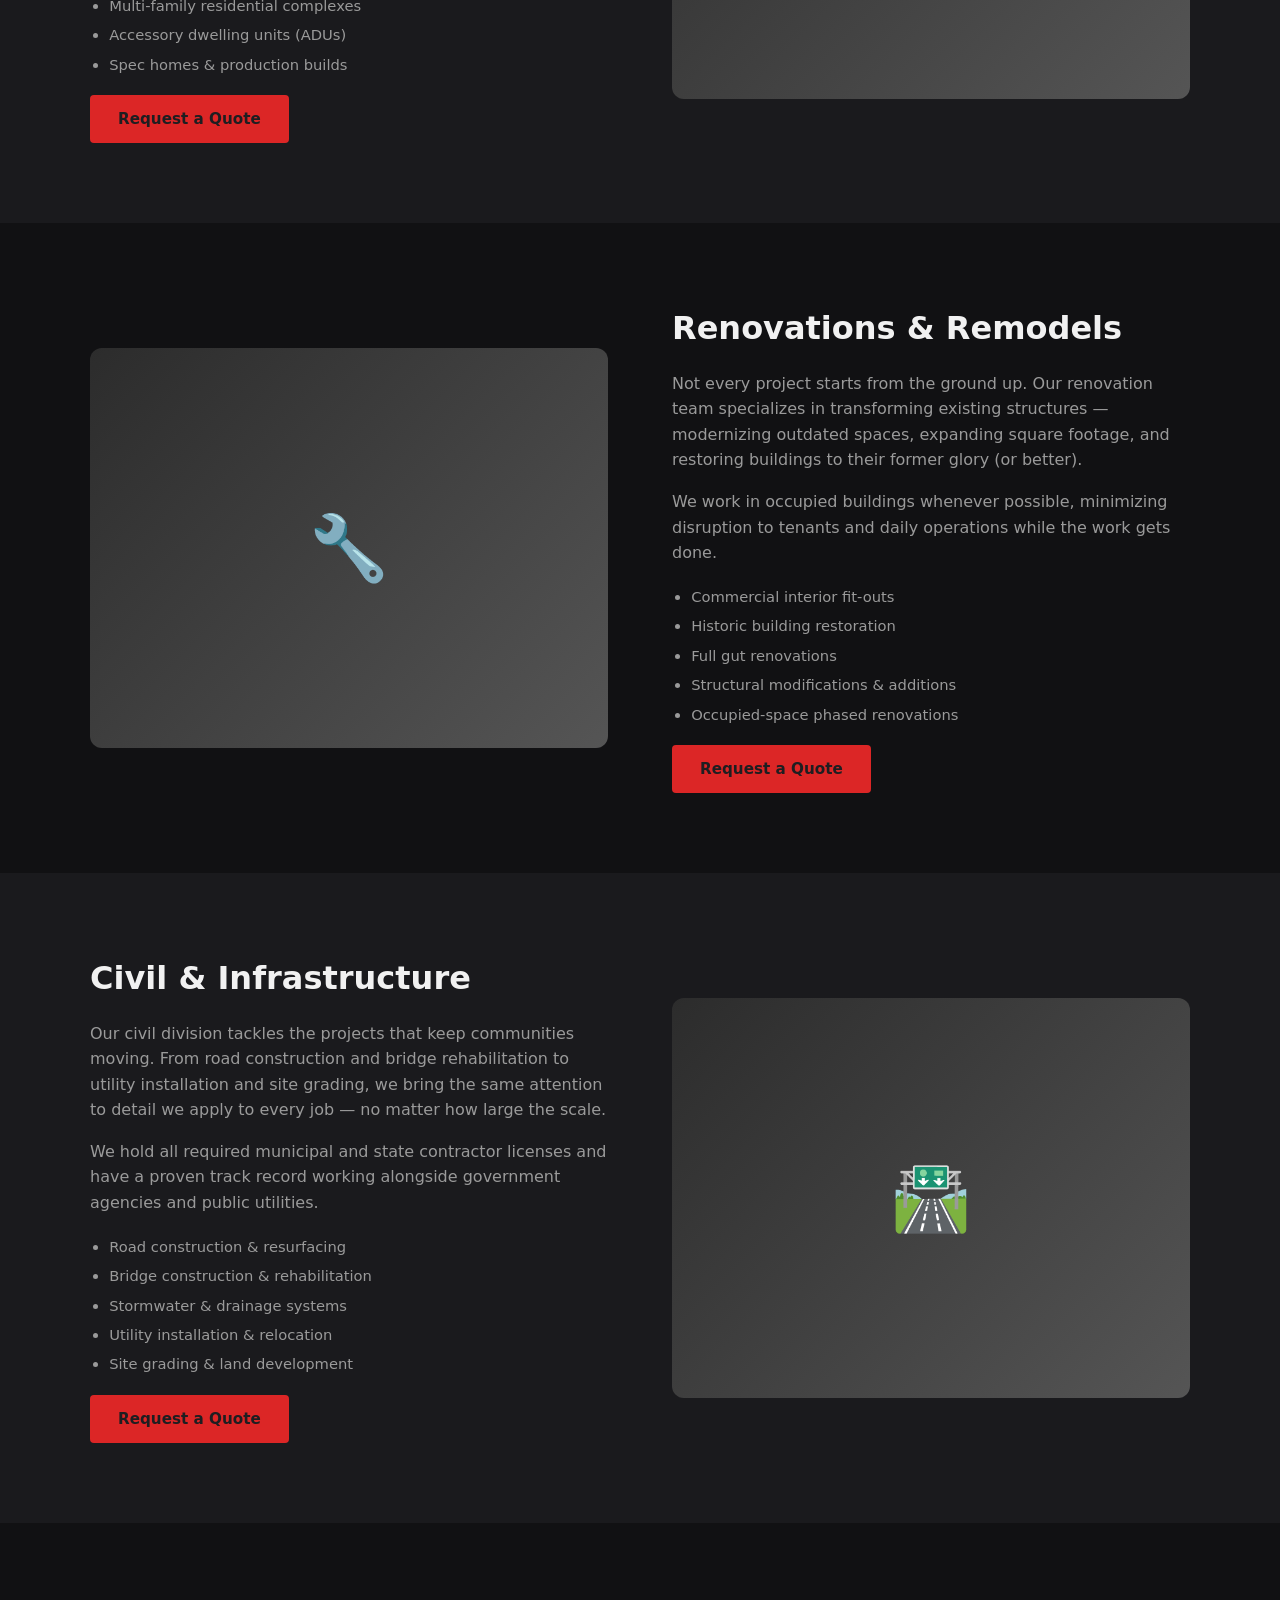
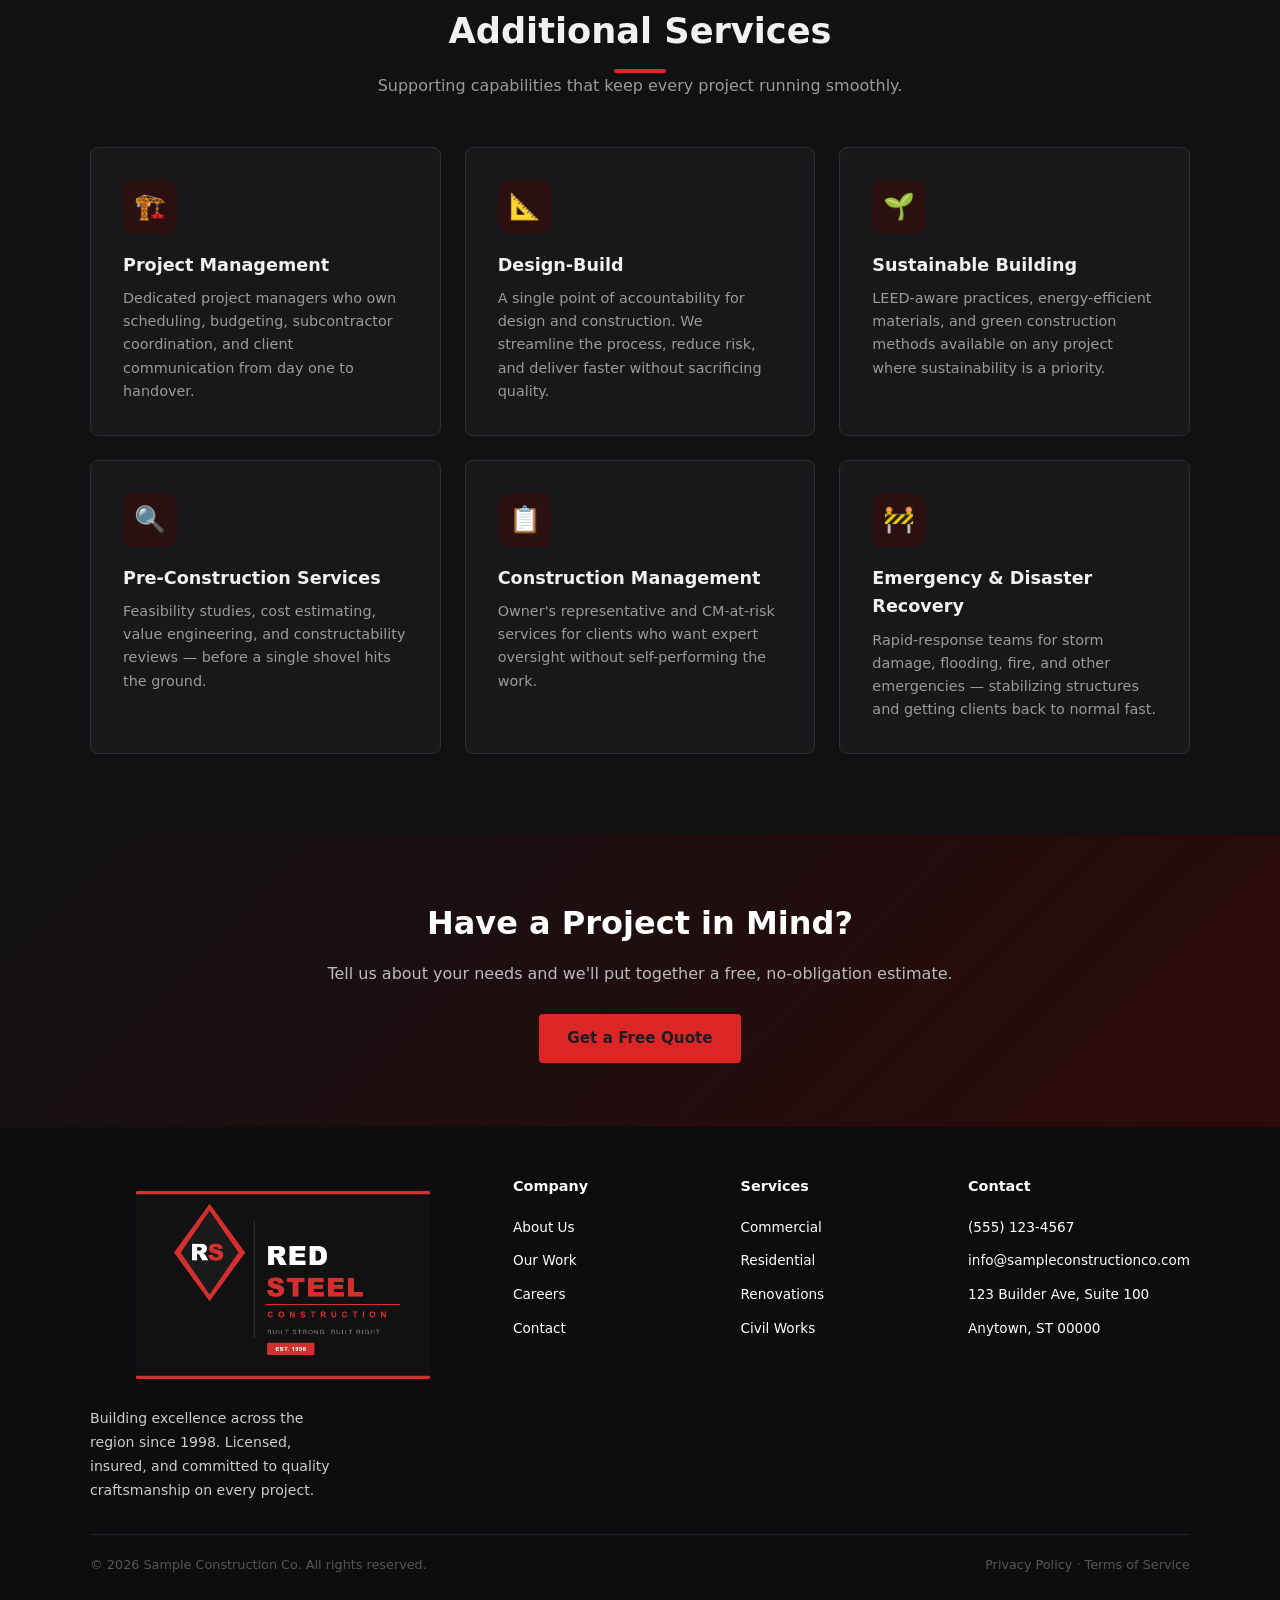
<file: sample-1/services.html>
<!DOCTYPE html>
<html lang="en">
<head>
  <meta charset="UTF-8" />
  <meta name="viewport" content="width=device-width, initial-scale=1.0" />
  <meta name="robots" content="noindex" />
  <title>Services — Sample Construction Co.</title>
  <link rel="stylesheet" href="style.css" />
</head>
<body>

  <!-- Navigation -->
  <nav>
    <a class="nav-logo" href="index.html">
      <img src="logo.png" alt="Red Steel Construction" />
    </a>
    <ul class="nav-links">
      <li><a href="index.html">Home</a></li>
      <li><a href="about.html">About</a></li>
      <li><a href="services.html" class="active">Services</a></li>
      <li><a href="projects.html">Projects</a></li>
      <li><a href="contact.html">Contact</a></li>
    </ul>
  </nav>

  <!-- Page Hero -->
  <div class="page-hero">
    <p class="breadcrumb"><a href="index.html">Home</a> › Services</p>
    <h1>Our Services</h1>
    <p>Comprehensive construction solutions for every scale and sector.</p>
  </div>

  <!-- Commercial -->
  <section class="section">
    <div class="container">
      <div class="about-intro">
        <div class="about-img-placeholder" style="font-size:4rem;">🏢</div>
        <div class="about-text">
          <h2>Commercial Construction</h2>
          <p>We build the spaces where businesses grow. From mid-rise office towers and retail centers to warehouses and mixed-use developments, our commercial division handles every phase — site preparation, structural work, MEP coordination, and interior buildout.</p>
          <p>Our project managers maintain tight schedules and open communication so your investment stays on track and your tenants move in on time.</p>
          <ul style="margin:.5rem 0 1rem 1.2rem;list-style:disc;color:var(--text-muted);font-size:.92rem;line-height:2;">
            <li>Office buildings &amp; corporate campuses</li>
            <li>Retail &amp; mixed-use developments</li>
            <li>Warehouses &amp; distribution centers</li>
            <li>Hotels &amp; hospitality facilities</li>
            <li>Medical &amp; healthcare facilities</li>
          </ul>
          <a href="contact.html" class="btn btn-primary">Request a Quote</a>
        </div>
      </div>
    </div>
  </section>

  <!-- Residential -->
  <section class="section alt-bg">
    <div class="container">
      <div class="about-intro" style="direction:rtl;">
        <div class="about-img-placeholder" style="font-size:4rem;direction:ltr;">🏠</div>
        <div class="about-text" style="direction:ltr;">
          <h2>Residential Builds</h2>
          <p>A home is the most personal thing we build. Our residential team works closely with each client to bring their vision to life — whether it's a single custom home or a multi-unit development spanning dozens of lots.</p>
          <p>We manage everything from site work and permits to final landscaping and punch-list walkthroughs, ensuring every detail meets your expectations.</p>
          <ul style="margin:.5rem 0 1rem 1.2rem;list-style:disc;color:var(--text-muted);font-size:.92rem;line-height:2;">
            <li>Custom single-family homes</li>
            <li>Townhome &amp; condo developments</li>
            <li>Multi-family residential complexes</li>
            <li>Accessory dwelling units (ADUs)</li>
            <li>Spec homes &amp; production builds</li>
          </ul>
          <a href="contact.html" class="btn btn-primary">Request a Quote</a>
        </div>
      </div>
    </div>
  </section>

  <!-- Renovations -->
  <section class="section">
    <div class="container">
      <div class="about-intro">
        <div class="about-img-placeholder" style="font-size:4rem;">🔧</div>
        <div class="about-text">
          <h2>Renovations &amp; Remodels</h2>
          <p>Not every project starts from the ground up. Our renovation team specializes in transforming existing structures — modernizing outdated spaces, expanding square footage, and restoring buildings to their former glory (or better).</p>
          <p>We work in occupied buildings whenever possible, minimizing disruption to tenants and daily operations while the work gets done.</p>
          <ul style="margin:.5rem 0 1rem 1.2rem;list-style:disc;color:var(--text-muted);font-size:.92rem;line-height:2;">
            <li>Commercial interior fit-outs</li>
            <li>Historic building restoration</li>
            <li>Full gut renovations</li>
            <li>Structural modifications &amp; additions</li>
            <li>Occupied-space phased renovations</li>
          </ul>
          <a href="contact.html" class="btn btn-primary">Request a Quote</a>
        </div>
      </div>
    </div>
  </section>

  <!-- Civil -->
  <section class="section alt-bg">
    <div class="container">
      <div class="about-intro" style="direction:rtl;">
        <div class="about-img-placeholder" style="font-size:4rem;direction:ltr;">🛣️</div>
        <div class="about-text" style="direction:ltr;">
          <h2>Civil &amp; Infrastructure</h2>
          <p>Our civil division tackles the projects that keep communities moving. From road construction and bridge rehabilitation to utility installation and site grading, we bring the same attention to detail we apply to every job — no matter how large the scale.</p>
          <p>We hold all required municipal and state contractor licenses and have a proven track record working alongside government agencies and public utilities.</p>
          <ul style="margin:.5rem 0 1rem 1.2rem;list-style:disc;color:var(--text-muted);font-size:.92rem;line-height:2;">
            <li>Road construction &amp; resurfacing</li>
            <li>Bridge construction &amp; rehabilitation</li>
            <li>Stormwater &amp; drainage systems</li>
            <li>Utility installation &amp; relocation</li>
            <li>Site grading &amp; land development</li>
          </ul>
          <a href="contact.html" class="btn btn-primary">Request a Quote</a>
        </div>
      </div>
    </div>
  </section>

  <!-- Additional Services Cards -->
  <section class="section">
    <div class="container">
      <div class="section-header">
        <h2>Additional Services</h2>
        <div class="accent-bar"></div>
        <p>Supporting capabilities that keep every project running smoothly.</p>
      </div>
      <div class="services-grid">
        <div class="service-card">
          <div class="service-icon">🏗️</div>
          <h3>Project Management</h3>
          <p>Dedicated project managers who own scheduling, budgeting, subcontractor coordination, and client communication from day one to handover.</p>
        </div>
        <div class="service-card">
          <div class="service-icon">📐</div>
          <h3>Design-Build</h3>
          <p>A single point of accountability for design and construction. We streamline the process, reduce risk, and deliver faster without sacrificing quality.</p>
        </div>
        <div class="service-card">
          <div class="service-icon">🌱</div>
          <h3>Sustainable Building</h3>
          <p>LEED-aware practices, energy-efficient materials, and green construction methods available on any project where sustainability is a priority.</p>
        </div>
        <div class="service-card">
          <div class="service-icon">🔍</div>
          <h3>Pre-Construction Services</h3>
          <p>Feasibility studies, cost estimating, value engineering, and constructability reviews — before a single shovel hits the ground.</p>
        </div>
        <div class="service-card">
          <div class="service-icon">📋</div>
          <h3>Construction Management</h3>
          <p>Owner's representative and CM-at-risk services for clients who want expert oversight without self-performing the work.</p>
        </div>
        <div class="service-card">
          <div class="service-icon">🚧</div>
          <h3>Emergency &amp; Disaster Recovery</h3>
          <p>Rapid-response teams for storm damage, flooding, fire, and other emergencies — stabilizing structures and getting clients back to normal fast.</p>
        </div>
      </div>
    </div>
  </section>

  <!-- CTA Banner -->
  <section class="cta-banner">
    <div class="container">
      <h2>Have a Project in Mind?</h2>
      <p>Tell us about your needs and we'll put together a free, no-obligation estimate.</p>
      <a href="contact.html" class="btn btn-primary">Get a Free Quote</a>
    </div>
  </section>

  <!-- Footer -->
  <footer>
    <div class="footer-grid">
      <div class="footer-brand">
        <a class="nav-logo" href="index.html"><img src="logo.png" alt="Red Steel Construction" style="height:220px;" /></a>
        <p>Building excellence across the region since 1998. Licensed, insured, and committed to quality craftsmanship on every project.</p>
      </div>
      <div class="footer-col">
        <h4>Company</h4>
        <ul>
          <li><a href="about.html">About Us</a></li>
          <li><a href="projects.html">Our Work</a></li>
          <li><a href="contact.html">Careers</a></li>
          <li><a href="contact.html">Contact</a></li>
        </ul>
      </div>
      <div class="footer-col">
        <h4>Services</h4>
        <ul>
          <li><a href="services.html">Commercial</a></li>
          <li><a href="services.html">Residential</a></li>
          <li><a href="services.html">Renovations</a></li>
          <li><a href="services.html">Civil Works</a></li>
        </ul>
      </div>
      <div class="footer-col">
        <h4>Contact</h4>
        <ul>
          <li><a href="tel:+15551234567">(555) 123-4567</a></li>
          <li><a href="mailto:info@sampleconstructionco.com">info@sampleconstructionco.com</a></li>
          <li><a href="#">123 Builder Ave, Suite 100</a></li>
          <li><a href="#">Anytown, ST 00000</a></li>
        </ul>
      </div>
    </div>
    <div class="footer-bottom">
      <span>© 2026 Sample Construction Co. All rights reserved.</span>
      <span>Privacy Policy · Terms of Service</span>
    </div>
  </footer>

</body>
</html>
</file>
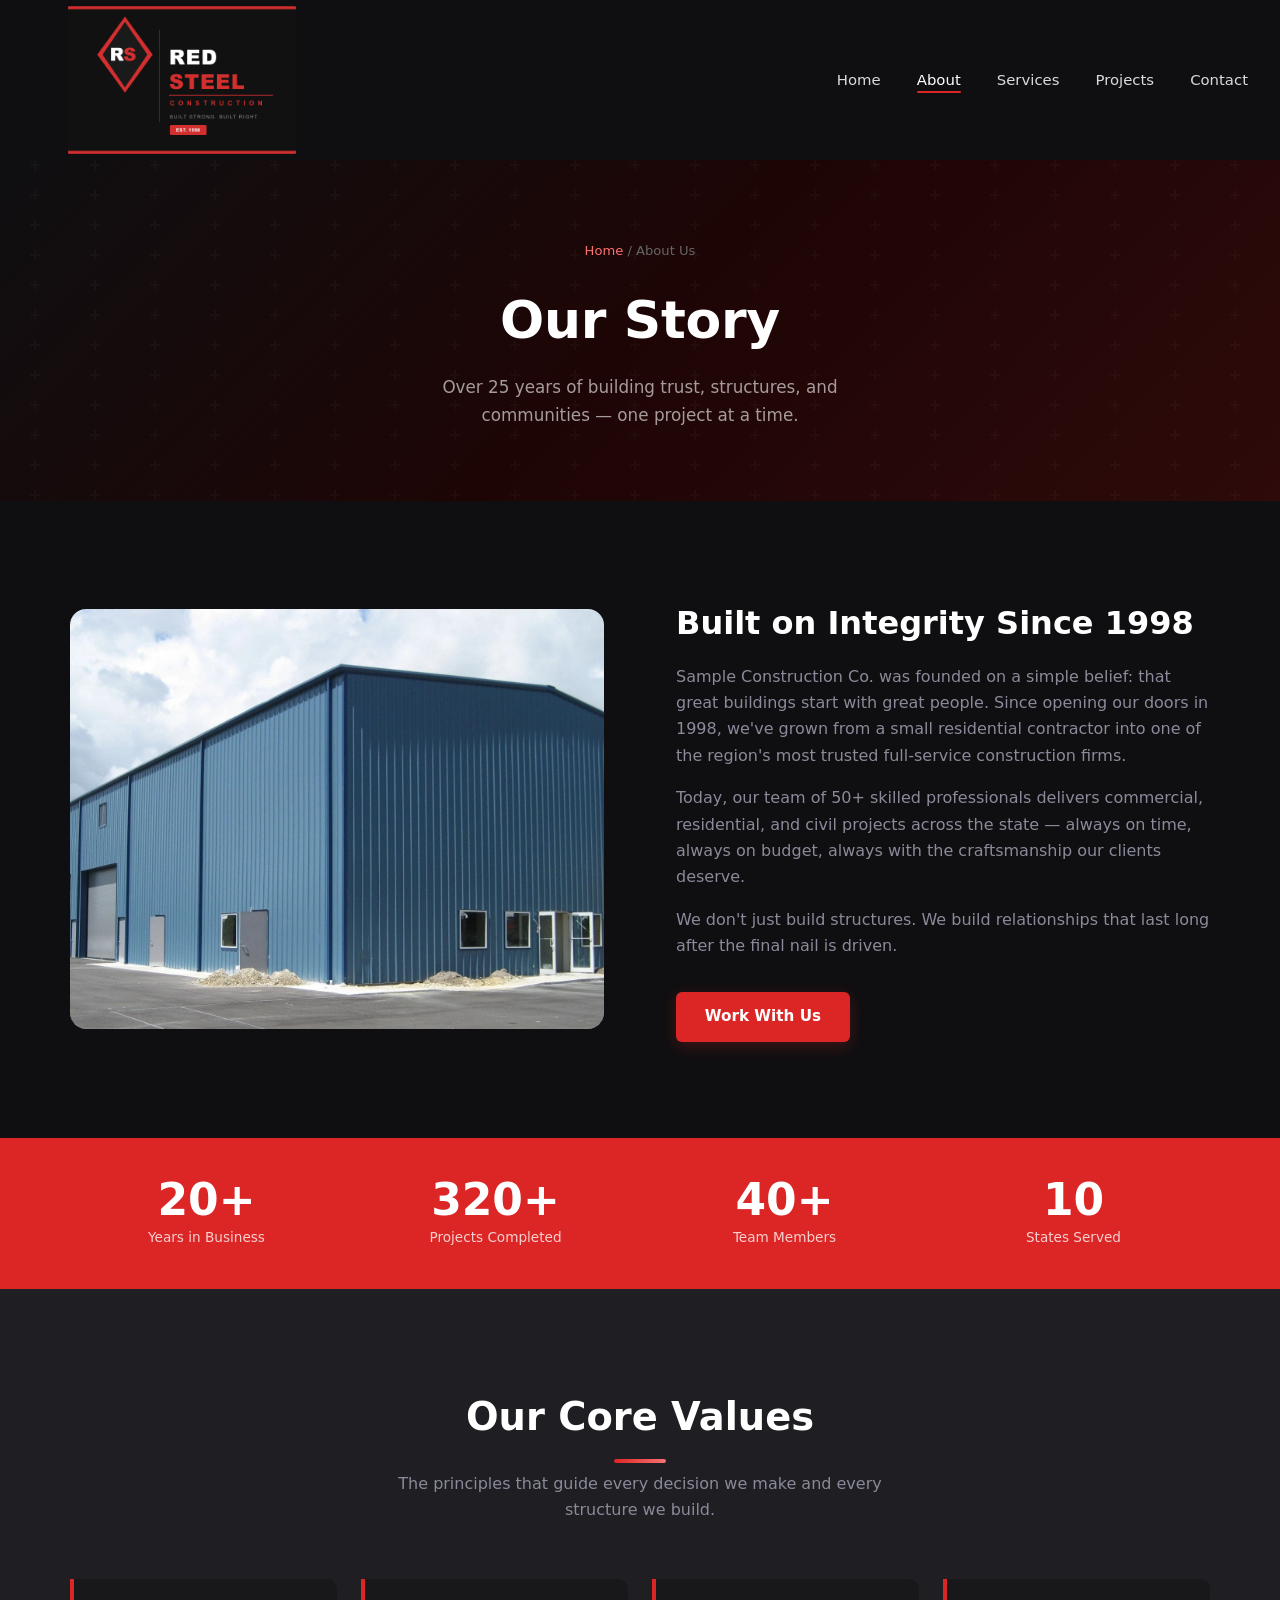
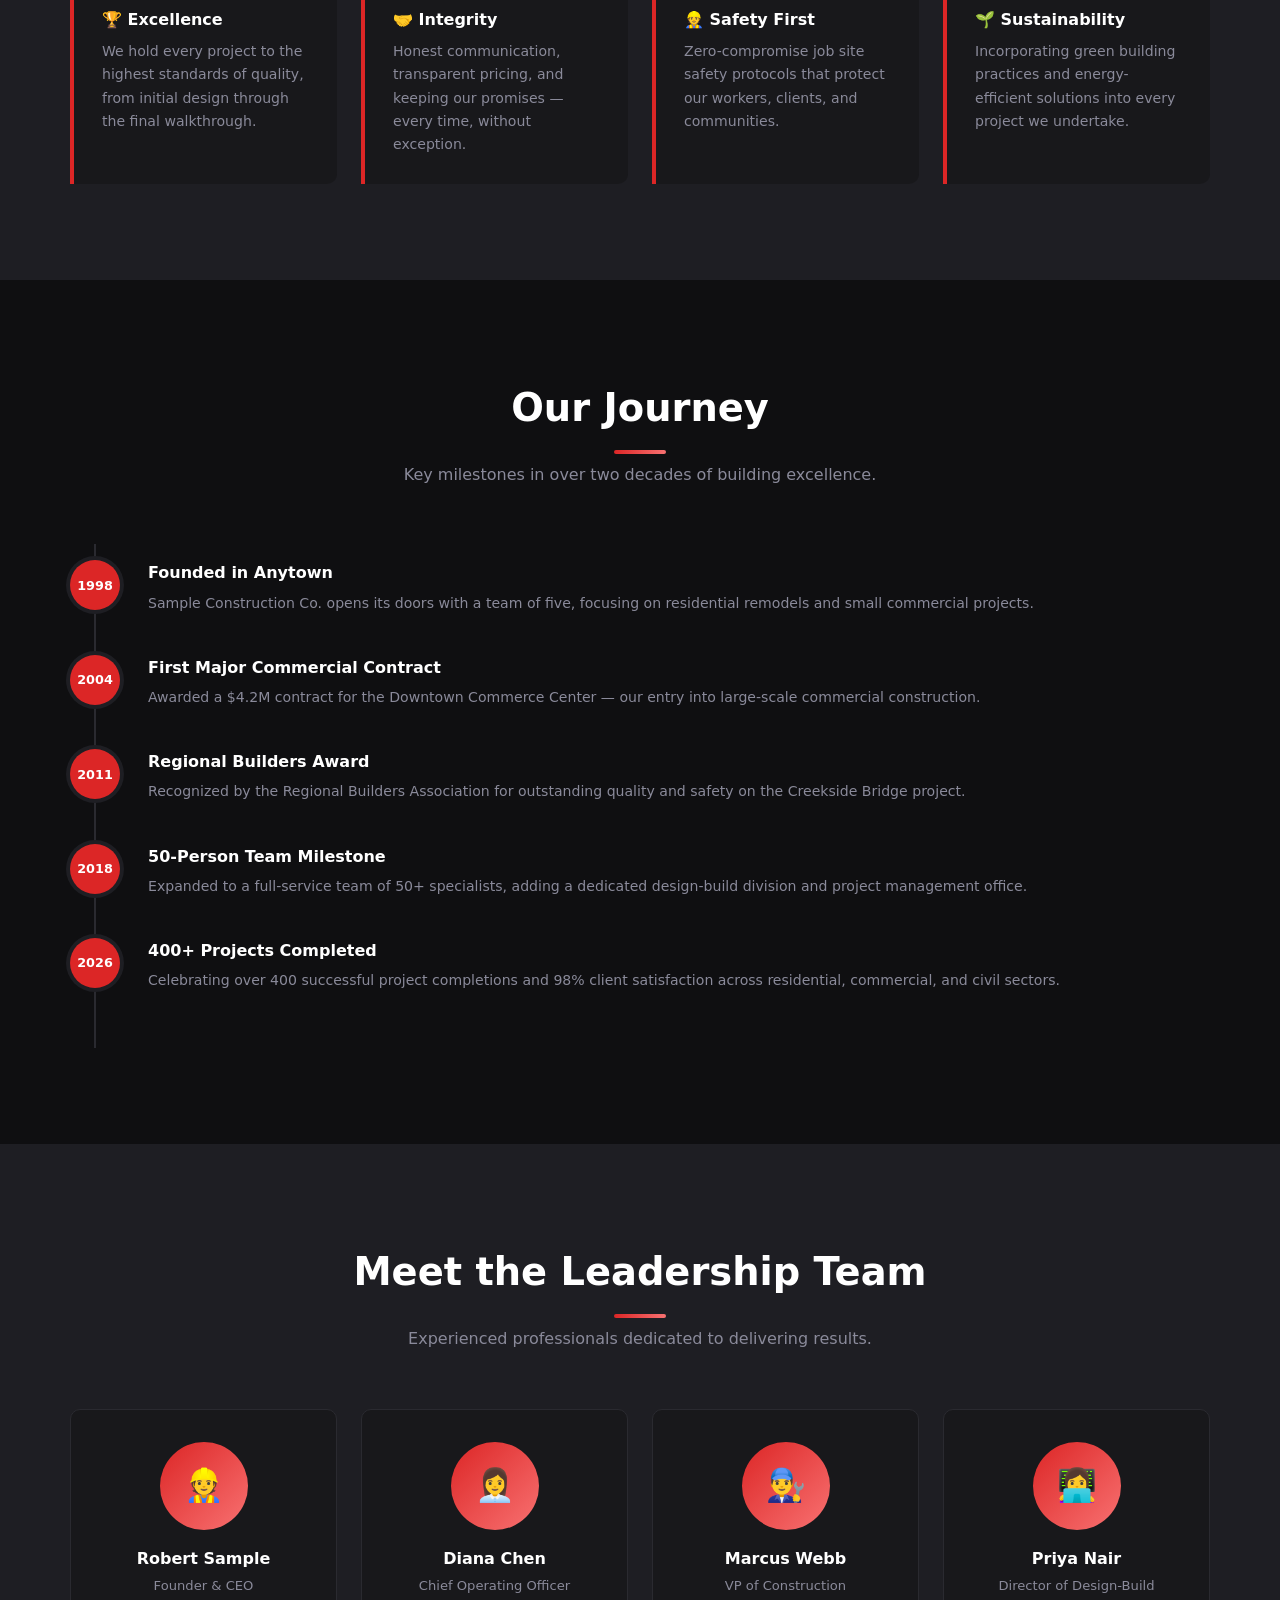
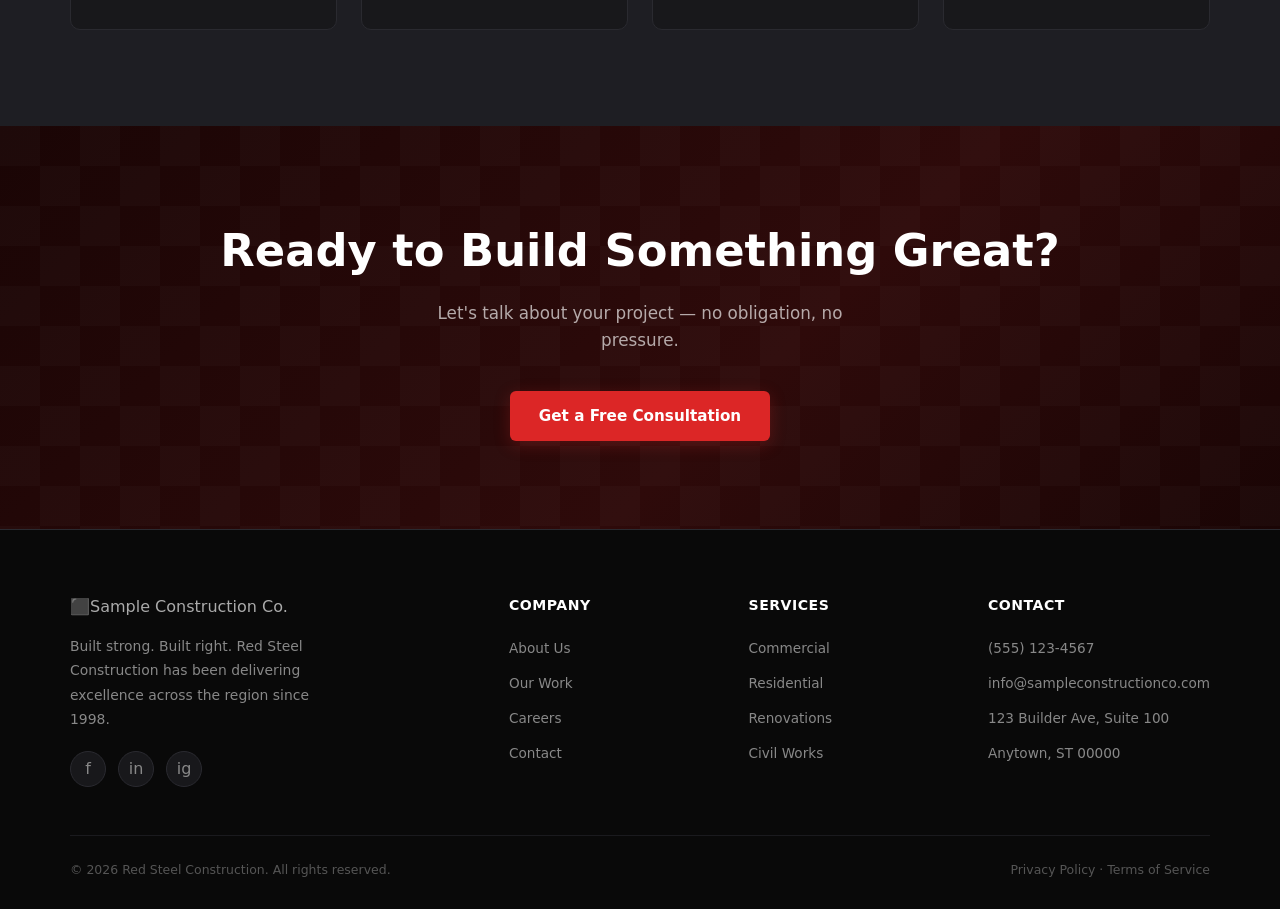
<file: sample-2/about.html>
<!DOCTYPE html>
<html lang="en">
<head>
  <meta charset="UTF-8" />
  <meta name="viewport" content="width=device-width, initial-scale=1.0" />
  <meta name="robots" content="noindex" />
  <title>About Us — Red Steel Construction</title>
  <link rel="stylesheet" href="style.css" />
</head>
<body>

  <div id="progress-bar"></div>

  <nav>
    <a class="nav-logo" href="index.html">
      <img src="logo.png" alt="Red Steel Construction" class="logo-img" />
    </a>
    <ul class="nav-links">
      <li><a href="index.html">Home</a></li>
      <li><a href="about.html">About</a></li>
      <li><a href="services.html">Services</a></li>
      <li><a href="projects.html">Projects</a></li>
      <li><a href="contact.html">Contact</a></li>
    </ul>
  </nav>

  <!-- Page Hero -->
  <section class="page-hero">
    <div class="container">
      <div class="breadcrumb"><a href="index.html">Home</a> / About Us</div>
      <h1>Our Story</h1>
      <p>Over 25 years of building trust, structures, and communities — one project at a time.</p>
    </div>
  </section>

  <!-- About Intro -->
  <section class="section">
    <div class="container">
      <div class="about-intro">
        <div class="about-img reveal from-left">
          <img src="sample1.jpg" alt="Sample Construction team at work" />
        </div>
        <div class="about-text reveal from-right">
          <h2>Built on Integrity Since 1998</h2>
          <p>Sample Construction Co. was founded on a simple belief: that great buildings start with great people. Since opening our doors in 1998, we've grown from a small residential contractor into one of the region's most trusted full-service construction firms.</p>
          <p>Today, our team of 50+ skilled professionals delivers commercial, residential, and civil projects across the state — always on time, always on budget, always with the craftsmanship our clients deserve.</p>
          <p>We don't just build structures. We build relationships that last long after the final nail is driven.</p>
          <a href="contact.html" class="btn btn-primary" style="margin-top:1rem;">Work With Us</a>
        </div>
      </div>
    </div>
  </section>

  <!-- Stats Band -->
  <div class="stats-band">
    <div class="container">
      <div class="stat-item">
        <strong data-target="25" data-suffix="+">0+</strong>
        <span>Years in Business</span>
      </div>
      <div class="stat-item">
        <strong data-target="400" data-suffix="+">0+</strong>
        <span>Projects Completed</span>
      </div>
      <div class="stat-item">
        <strong data-target="50" data-suffix="+">0+</strong>
        <span>Team Members</span>
      </div>
      <div class="stat-item">
        <strong data-target="12" data-suffix="">0</strong>
        <span>States Served</span>
      </div>
    </div>
  </div>

  <!-- Our Values -->
  <section class="section alt-bg">
    <div class="container">
      <div class="section-header reveal">
        <h2>Our Core Values</h2>
        <div class="accent-bar"></div>
        <p>The principles that guide every decision we make and every structure we build.</p>
      </div>
      <div class="values-grid stagger-children">
        <div class="value-card">
          <h3>🏆 Excellence</h3>
          <p>We hold every project to the highest standards of quality, from initial design through the final walkthrough.</p>
        </div>
        <div class="value-card">
          <h3>🤝 Integrity</h3>
          <p>Honest communication, transparent pricing, and keeping our promises — every time, without exception.</p>
        </div>
        <div class="value-card">
          <h3>👷 Safety First</h3>
          <p>Zero-compromise job site safety protocols that protect our workers, clients, and communities.</p>
        </div>
        <div class="value-card">
          <h3>🌱 Sustainability</h3>
          <p>Incorporating green building practices and energy-efficient solutions into every project we undertake.</p>
        </div>
      </div>
    </div>
  </section>

  <!-- Timeline -->
  <section class="section">
    <div class="container">
      <div class="section-header reveal">
        <h2>Our Journey</h2>
        <div class="accent-bar"></div>
        <p>Key milestones in over two decades of building excellence.</p>
      </div>
      <div class="timeline reveal">
        <div class="timeline-item">
          <div class="timeline-dot">1998</div>
          <div class="timeline-body">
            <h3>Founded in Anytown</h3>
            <p>Sample Construction Co. opens its doors with a team of five, focusing on residential remodels and small commercial projects.</p>
          </div>
        </div>
        <div class="timeline-item">
          <div class="timeline-dot">2004</div>
          <div class="timeline-body">
            <h3>First Major Commercial Contract</h3>
            <p>Awarded a $4.2M contract for the Downtown Commerce Center — our entry into large-scale commercial construction.</p>
          </div>
        </div>
        <div class="timeline-item">
          <div class="timeline-dot">2011</div>
          <div class="timeline-body">
            <h3>Regional Builders Award</h3>
            <p>Recognized by the Regional Builders Association for outstanding quality and safety on the Creekside Bridge project.</p>
          </div>
        </div>
        <div class="timeline-item">
          <div class="timeline-dot">2018</div>
          <div class="timeline-body">
            <h3>50-Person Team Milestone</h3>
            <p>Expanded to a full-service team of 50+ specialists, adding a dedicated design-build division and project management office.</p>
          </div>
        </div>
        <div class="timeline-item">
          <div class="timeline-dot">2026</div>
          <div class="timeline-body">
            <h3>400+ Projects Completed</h3>
            <p>Celebrating over 400 successful project completions and 98% client satisfaction across residential, commercial, and civil sectors.</p>
          </div>
        </div>
      </div>
    </div>
  </section>

  <!-- Team -->
  <section class="section alt-bg">
    <div class="container">
      <div class="section-header reveal">
        <h2>Meet the Leadership Team</h2>
        <div class="accent-bar"></div>
        <p>Experienced professionals dedicated to delivering results.</p>
      </div>
      <div class="team-grid stagger-children">
        <div class="team-card">
          <div class="team-avatar">👷</div>
          <h3>Robert Sample</h3>
          <p>Founder &amp; CEO</p>
        </div>
        <div class="team-card">
          <div class="team-avatar">👩‍💼</div>
          <h3>Diana Chen</h3>
          <p>Chief Operating Officer</p>
        </div>
        <div class="team-card">
          <div class="team-avatar">👨‍🔧</div>
          <h3>Marcus Webb</h3>
          <p>VP of Construction</p>
        </div>
        <div class="team-card">
          <div class="team-avatar">👩‍💻</div>
          <h3>Priya Nair</h3>
          <p>Director of Design-Build</p>
        </div>
      </div>
    </div>
  </section>

  <!-- CTA -->
  <section class="cta-banner">
    <div class="container reveal">
      <h2>Ready to Build Something Great?</h2>
      <p>Let's talk about your project — no obligation, no pressure.</p>
      <a href="contact.html" class="btn btn-primary">Get a Free Consultation</a>
    </div>
  </section>

  <footer>
    <div class="footer-grid">
      <div class="footer-brand">
        <a class="nav-logo" href="index.html">
          <span class="logo-icon">⬛</span>
          <span><span class="logo-accent">Sample</span> Construction Co.</span>
        </a>
        <p>Built strong. Built right. Red Steel Construction has been delivering excellence across the region since 1998.</p>
        <div class="footer-social">
          <a class="social-btn" href="#" aria-label="Facebook">f</a>
          <a class="social-btn" href="#" aria-label="LinkedIn">in</a>
          <a class="social-btn" href="#" aria-label="Instagram">ig</a>
        </div>
      </div>
      <div class="footer-col">
        <h4>Company</h4>
        <ul>
          <li><a href="about.html">About Us</a></li>
          <li><a href="projects.html">Our Work</a></li>
          <li><a href="contact.html">Careers</a></li>
          <li><a href="contact.html">Contact</a></li>
        </ul>
      </div>
      <div class="footer-col">
        <h4>Services</h4>
        <ul>
          <li><a href="services.html">Commercial</a></li>
          <li><a href="services.html">Residential</a></li>
          <li><a href="services.html">Renovations</a></li>
          <li><a href="services.html">Civil Works</a></li>
        </ul>
      </div>
      <div class="footer-col">
        <h4>Contact</h4>
        <ul>
          <li><a href="tel:+15551234567">(555) 123-4567</a></li>
          <li><a href="mailto:info@sampleconstructionco.com">info@sampleconstructionco.com</a></li>
          <li><a href="#">123 Builder Ave, Suite 100</a></li>
          <li><a href="#">Anytown, ST 00000</a></li>
        </ul>
      </div>
    </div>
    <div class="footer-bottom">
      <span>© 2026 Red Steel Construction. All rights reserved.</span>
      <span>Privacy Policy · Terms of Service</span>
    </div>
  </footer>

  <button id="back-to-top" aria-label="Back to top">&#8679;</button>
  <script src="script.js"></script>
</body>
</html>
</file>
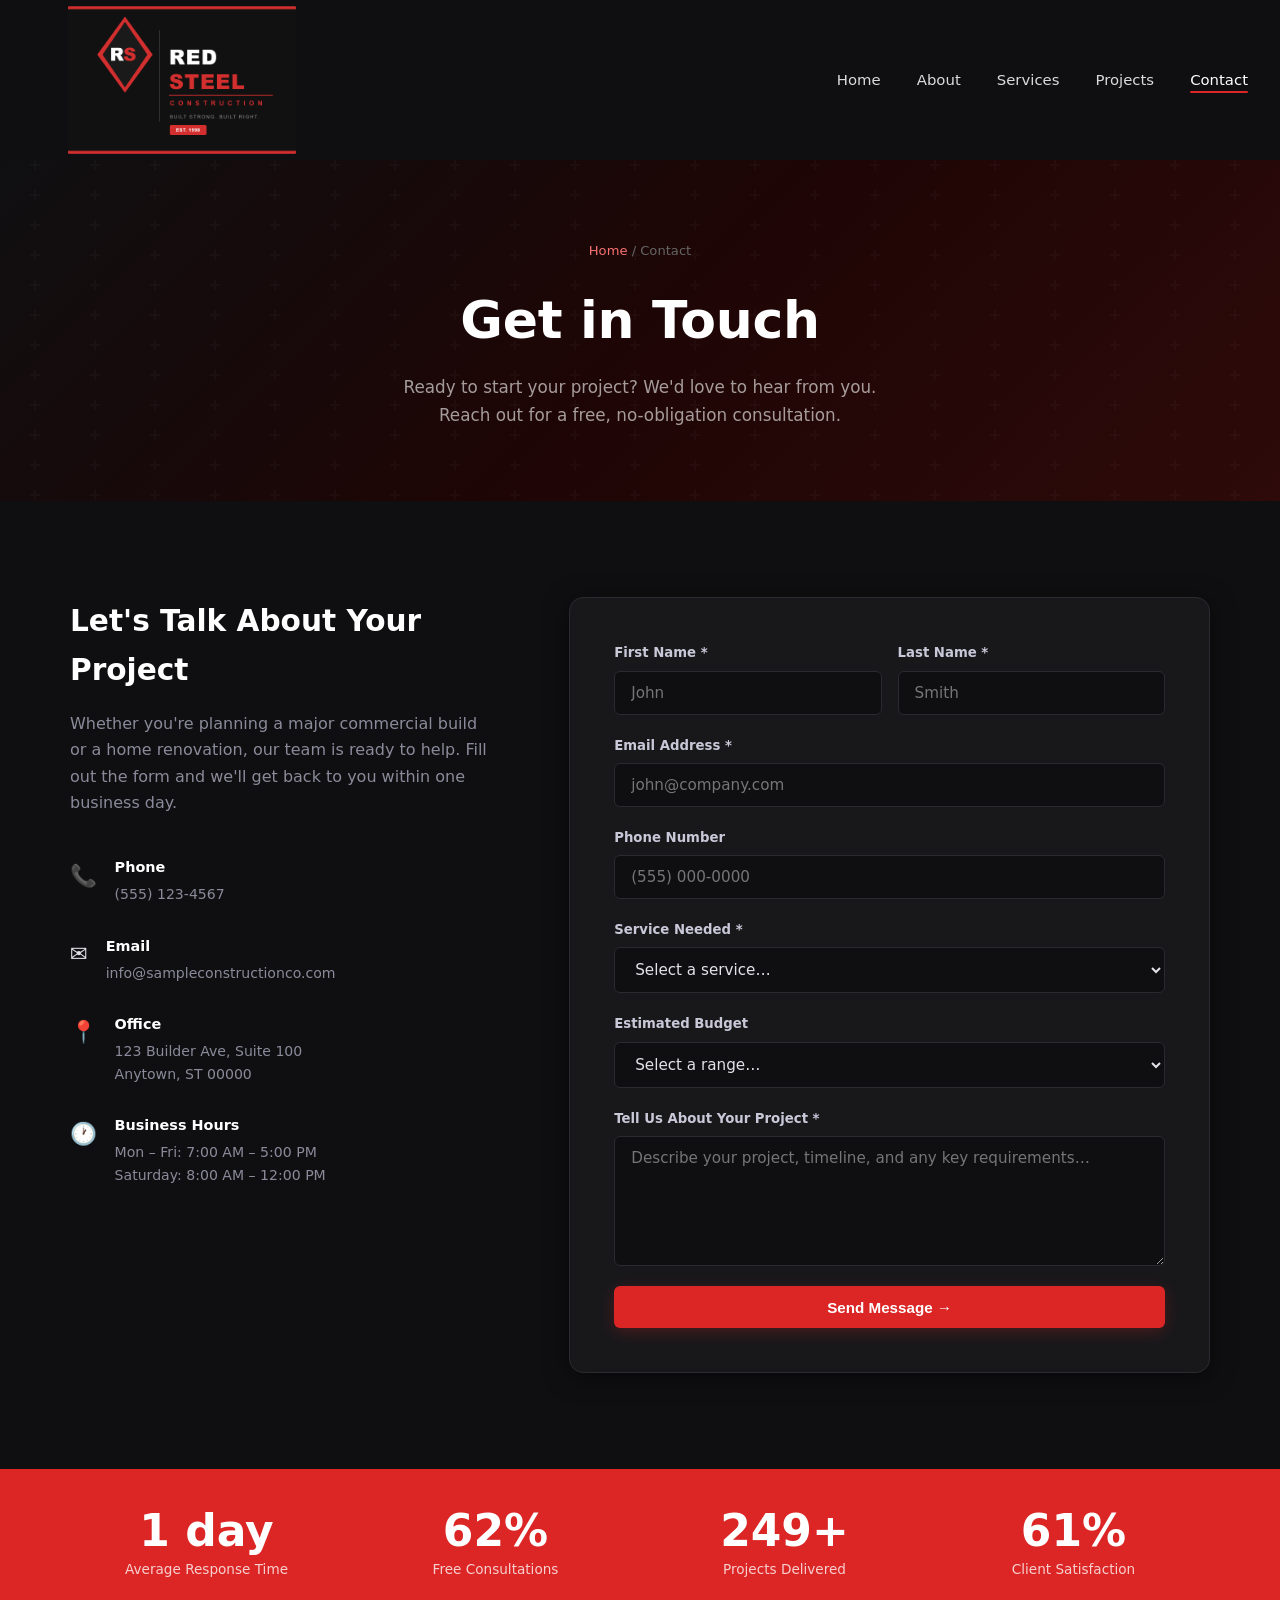
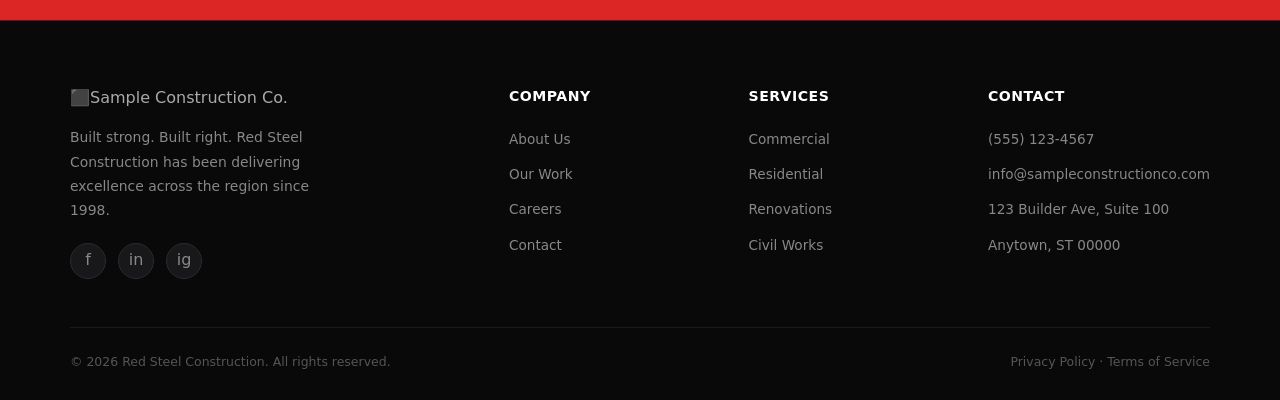
<file: sample-2/contact.html>
<!DOCTYPE html>
<html lang="en">
<head>
  <meta charset="UTF-8" />
  <meta name="viewport" content="width=device-width, initial-scale=1.0" />
  <meta name="robots" content="noindex" />
  <title>Contact — Red Steel Construction</title>
  <link rel="stylesheet" href="style.css" />
</head>
<body>

  <div id="progress-bar"></div>

  <nav>
    <a class="nav-logo" href="index.html">
      <img src="logo.png" alt="Red Steel Construction" class="logo-img" />
    </a>
    <ul class="nav-links">
      <li><a href="index.html">Home</a></li>
      <li><a href="about.html">About</a></li>
      <li><a href="services.html">Services</a></li>
      <li><a href="projects.html">Projects</a></li>
      <li><a href="contact.html">Contact</a></li>
    </ul>
  </nav>

  <!-- Page Hero -->
  <section class="page-hero">
    <div class="container">
      <div class="breadcrumb"><a href="index.html">Home</a> / Contact</div>
      <h1>Get in Touch</h1>
      <p>Ready to start your project? We'd love to hear from you. Reach out for a free, no-obligation consultation.</p>
    </div>
  </section>

  <!-- Contact Section -->
  <section class="section">
    <div class="container">
      <div class="contact-layout">

        <!-- Info -->
        <div class="contact-info reveal from-left">
          <h2>Let's Talk About Your Project</h2>
          <p>Whether you're planning a major commercial build or a home renovation, our team is ready to help. Fill out the form and we'll get back to you within one business day.</p>

          <div class="contact-detail">
            <span class="icon">📞</span>
            <div>
              <h4>Phone</h4>
              <p><a href="tel:+15551234567">(555) 123-4567</a></p>
            </div>
          </div>

          <div class="contact-detail">
            <span class="icon">✉️</span>
            <div>
              <h4>Email</h4>
              <p><a href="mailto:info@sampleconstructionco.com">info@sampleconstructionco.com</a></p>
            </div>
          </div>

          <div class="contact-detail">
            <span class="icon">📍</span>
            <div>
              <h4>Office</h4>
              <p>123 Builder Ave, Suite 100<br>Anytown, ST 00000</p>
            </div>
          </div>

          <div class="contact-detail">
            <span class="icon">🕐</span>
            <div>
              <h4>Business Hours</h4>
              <p>Mon – Fri: 7:00 AM – 5:00 PM<br>Saturday: 8:00 AM – 12:00 PM</p>
            </div>
          </div>
        </div>

        <!-- Form -->
        <div class="reveal from-right">
          <div class="contact-form">
            <form id="contact-form">
              <div class="form-row">
                <div class="form-group">
                  <label for="first-name">First Name *</label>
                  <input type="text" id="first-name" name="first-name" placeholder="John" required />
                </div>
                <div class="form-group">
                  <label for="last-name">Last Name *</label>
                  <input type="text" id="last-name" name="last-name" placeholder="Smith" required />
                </div>
              </div>

              <div class="form-group">
                <label for="email">Email Address *</label>
                <input type="email" id="email" name="email" placeholder="john@company.com" required />
              </div>

              <div class="form-group">
                <label for="phone">Phone Number</label>
                <input type="tel" id="phone" name="phone" placeholder="(555) 000-0000" />
              </div>

              <div class="form-group">
                <label for="service">Service Needed *</label>
                <select id="service" name="service" required>
                  <option value="" disabled selected>Select a service…</option>
                  <option>Commercial Construction</option>
                  <option>Residential Build</option>
                  <option>Renovation / Remodel</option>
                  <option>Civil &amp; Infrastructure</option>
                  <option>Project Management</option>
                  <option>Design-Build</option>
                  <option>Other</option>
                </select>
              </div>

              <div class="form-group">
                <label for="budget">Estimated Budget</label>
                <select id="budget" name="budget">
                  <option value="" disabled selected>Select a range…</option>
                  <option>Under $100K</option>
                  <option>$100K – $500K</option>
                  <option>$500K – $2M</option>
                  <option>$2M – $10M</option>
                  <option>$10M+</option>
                </select>
              </div>

              <div class="form-group">
                <label for="message">Tell Us About Your Project *</label>
                <textarea id="message" name="message" placeholder="Describe your project, timeline, and any key requirements…" required></textarea>
              </div>

              <button type="submit" class="btn btn-primary" style="width:100%;justify-content:center;">
                Send Message &#8594;
              </button>
            </form>

            <div class="form-success">
              ✅ Thank you! We've received your message and will be in touch within one business day.
            </div>
          </div>
        </div>

      </div>
    </div>
  </section>

  <!-- Quick Stats -->
  <div class="stats-band">
    <div class="container">
      <div class="stat-item">
        <strong data-target="1" data-suffix=" day">0 day</strong>
        <span>Average Response Time</span>
      </div>
      <div class="stat-item">
        <strong data-target="100" data-suffix="%">0%</strong>
        <span>Free Consultations</span>
      </div>
      <div class="stat-item">
        <strong data-target="400" data-suffix="+">0+</strong>
        <span>Projects Delivered</span>
      </div>
      <div class="stat-item">
        <strong data-target="98" data-suffix="%">0%</strong>
        <span>Client Satisfaction</span>
      </div>
    </div>
  </div>

  <footer>
    <div class="footer-grid">
      <div class="footer-brand">
        <a class="nav-logo" href="index.html">
          <span class="logo-icon">⬛</span>
          <span><span class="logo-accent">Sample</span> Construction Co.</span>
        </a>
        <p>Built strong. Built right. Red Steel Construction has been delivering excellence across the region since 1998.</p>
        <div class="footer-social">
          <a class="social-btn" href="#" aria-label="Facebook">f</a>
          <a class="social-btn" href="#" aria-label="LinkedIn">in</a>
          <a class="social-btn" href="#" aria-label="Instagram">ig</a>
        </div>
      </div>
      <div class="footer-col">
        <h4>Company</h4>
        <ul>
          <li><a href="about.html">About Us</a></li>
          <li><a href="projects.html">Our Work</a></li>
          <li><a href="contact.html">Careers</a></li>
          <li><a href="contact.html">Contact</a></li>
        </ul>
      </div>
      <div class="footer-col">
        <h4>Services</h4>
        <ul>
          <li><a href="services.html">Commercial</a></li>
          <li><a href="services.html">Residential</a></li>
          <li><a href="services.html">Renovations</a></li>
          <li><a href="services.html">Civil Works</a></li>
        </ul>
      </div>
      <div class="footer-col">
        <h4>Contact</h4>
        <ul>
          <li><a href="tel:+15551234567">(555) 123-4567</a></li>
          <li><a href="mailto:info@sampleconstructionco.com">info@sampleconstructionco.com</a></li>
          <li><a href="#">123 Builder Ave, Suite 100</a></li>
          <li><a href="#">Anytown, ST 00000</a></li>
        </ul>
      </div>
    </div>
    <div class="footer-bottom">
      <span>© 2026 Red Steel Construction. All rights reserved.</span>
      <span>Privacy Policy · Terms of Service</span>
    </div>
  </footer>

  <button id="back-to-top" aria-label="Back to top">&#8679;</button>
  <script src="script.js"></script>
</body>
</html>
</file>
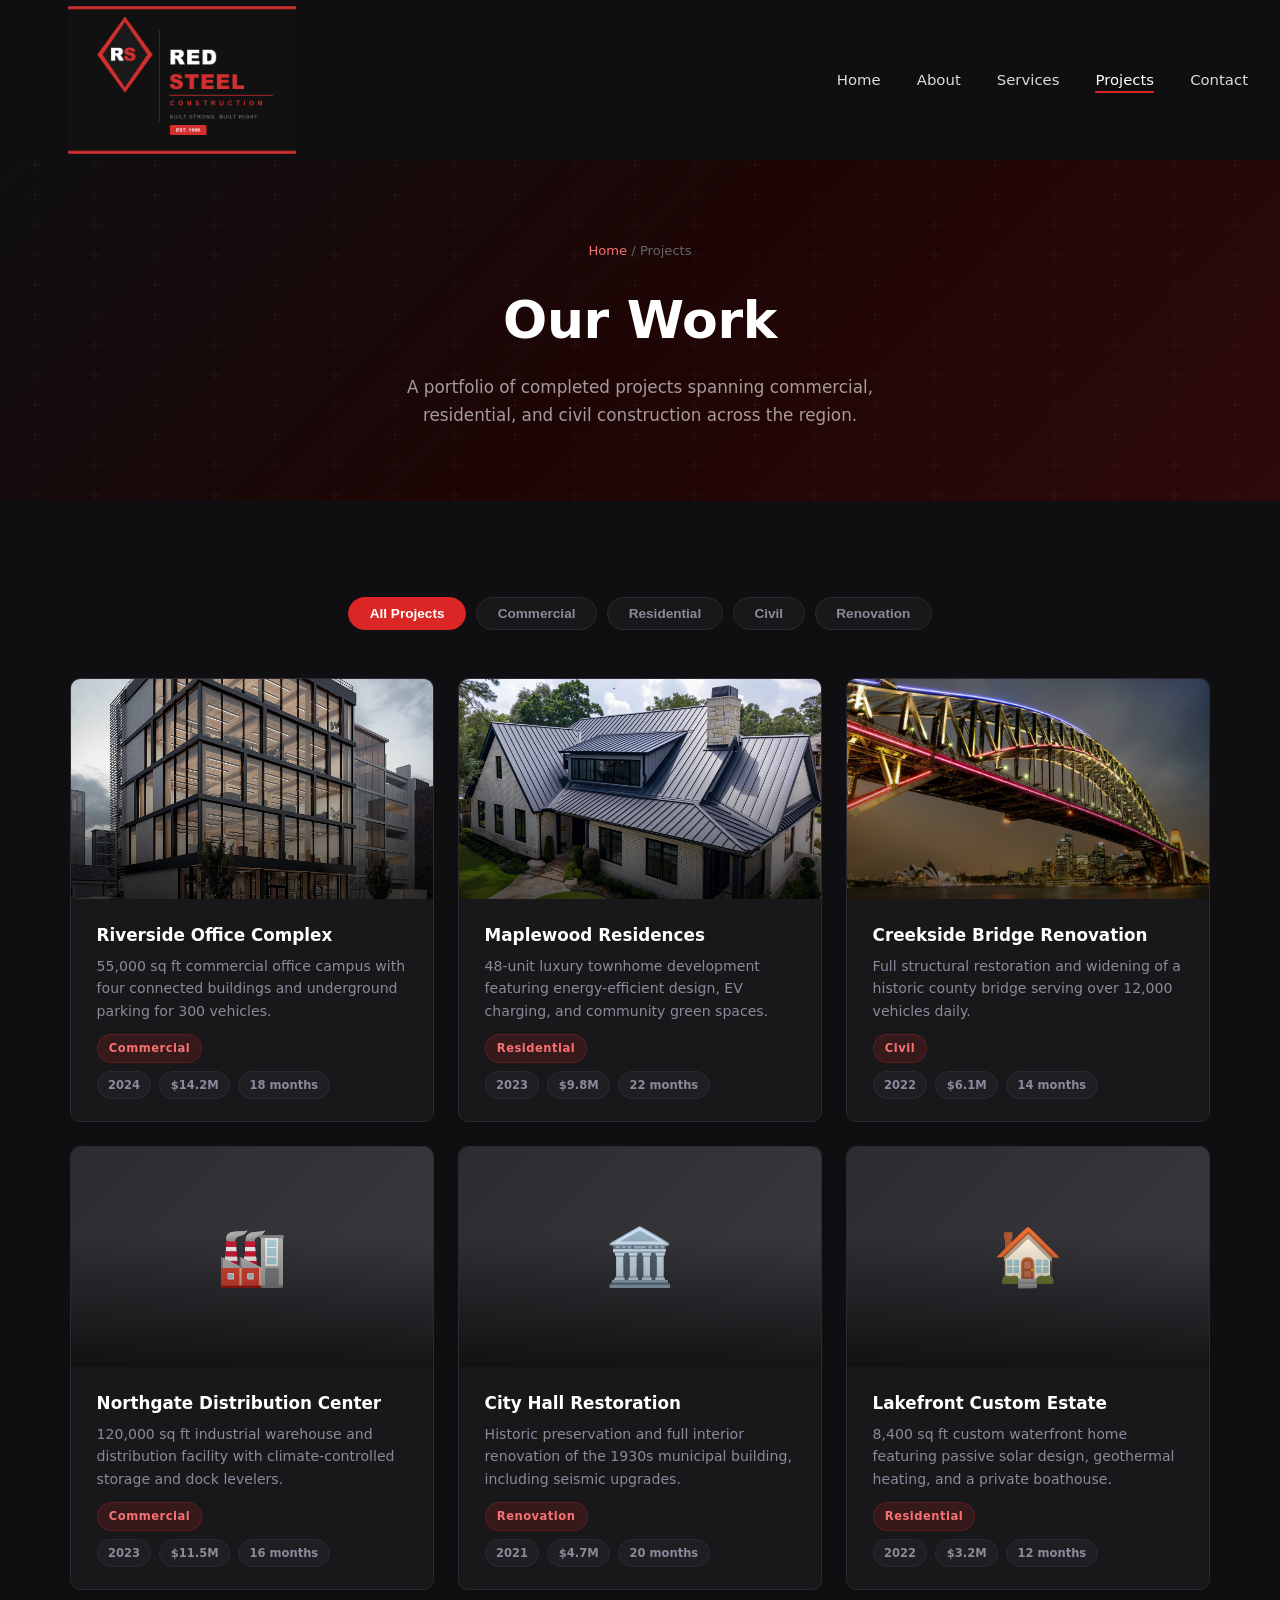
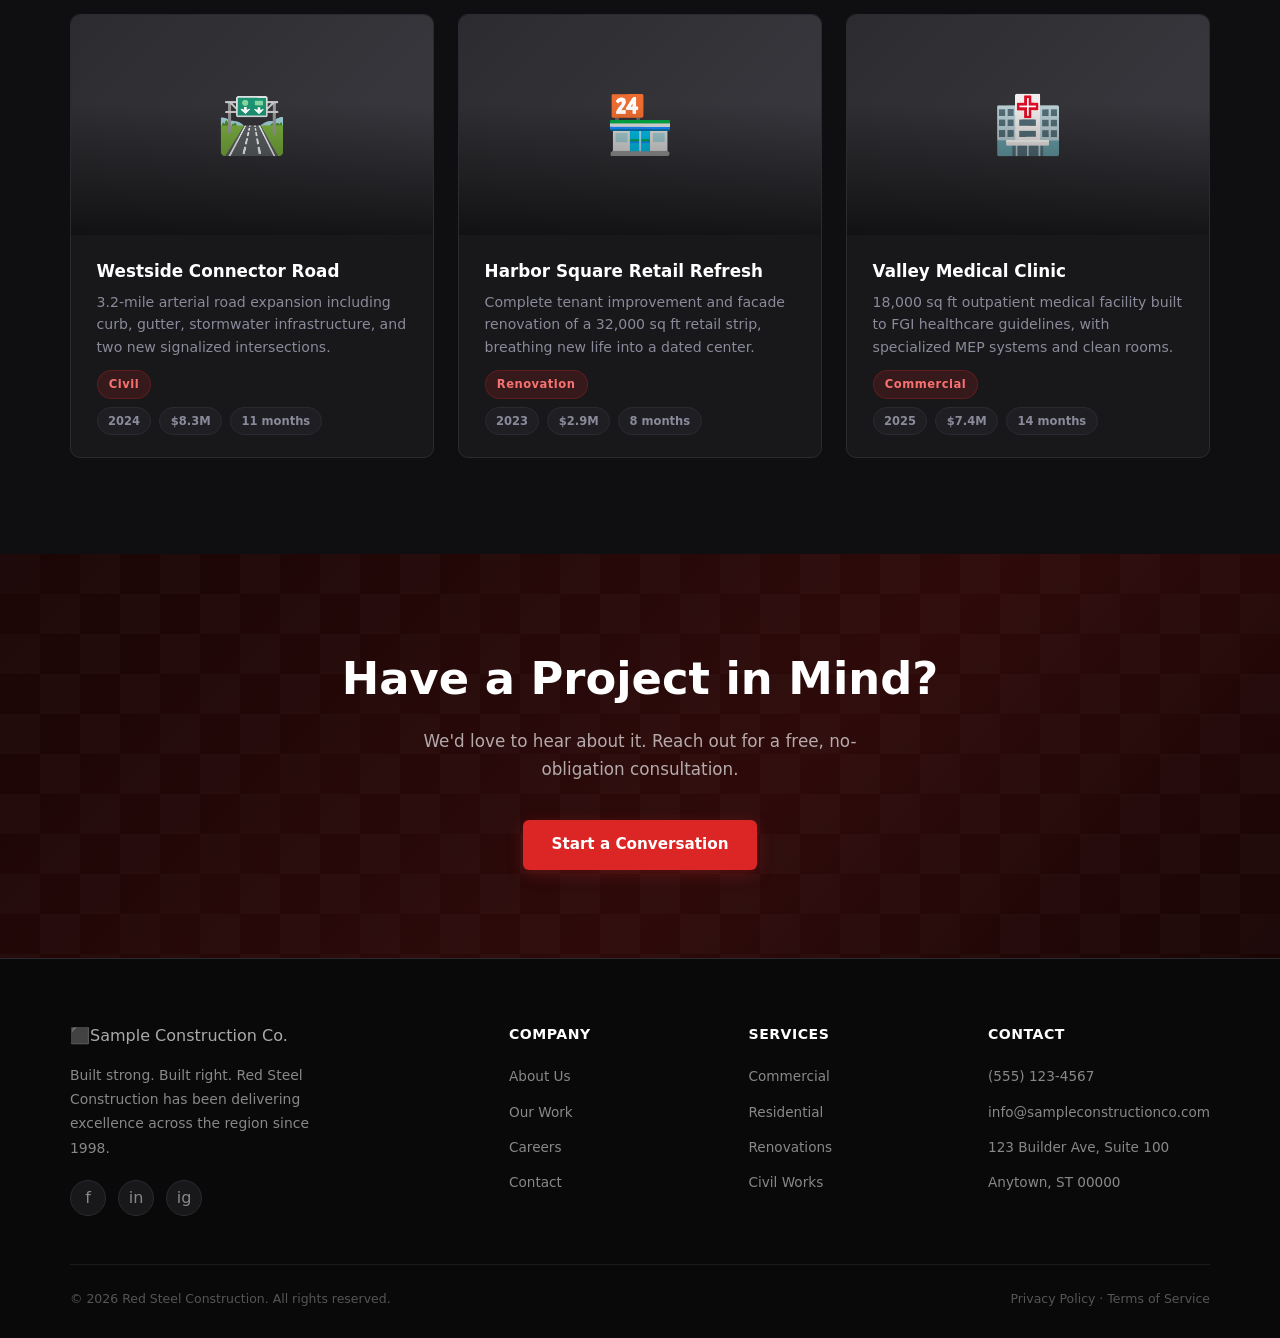
<file: sample-2/projects.html>
<!DOCTYPE html>
<html lang="en">
<head>
  <meta charset="UTF-8" />
  <meta name="viewport" content="width=device-width, initial-scale=1.0" />
  <meta name="robots" content="noindex" />
  <title>Projects — Red Steel Construction</title>
  <link rel="stylesheet" href="style.css" />
  <style>
    /* ── Filter Bar ── */
    .filter-bar {
      display: flex;
      gap: .6rem;
      flex-wrap: wrap;
      justify-content: center;
      margin-bottom: 3rem;
    }

    .filter-btn {
      padding: .5rem 1.3rem;
      border-radius: 100px;
      border: 1px solid var(--border);
      background: var(--dark2);
      color: var(--text-muted);
      font-size: .85rem;
      font-weight: 600;
      cursor: pointer;
      transition: background var(--transition), color var(--transition), border-color var(--transition);
    }

    .filter-btn:hover {
      border-color: rgba(220,38,38,.4);
      color: var(--white);
    }

    .filter-btn.active {
      background: var(--accent);
      border-color: var(--accent);
      color: var(--white);
    }

    /* ── Filterable grid ── */
    .project-item {
      transition: opacity .35s ease, transform .35s ease;
    }

    .project-item.hidden {
      display: none;
    }

    .project-item.fading {
      opacity: 0;
      transform: scale(.96);
    }

    /* ── Project Detail Badge ── */
    .project-meta {
      display: flex;
      gap: .5rem;
      flex-wrap: wrap;
      margin-top: .5rem;
    }

    .badge {
      font-size: .72rem;
      font-weight: 600;
      padding: .2rem .65rem;
      border-radius: 100px;
      background: var(--dark3);
      color: var(--text-muted);
      border: 1px solid var(--border);
    }
  </style>
</head>
<body>

  <div id="progress-bar"></div>

  <nav>
    <a class="nav-logo" href="index.html">
      <img src="logo.png" alt="Red Steel Construction" class="logo-img" />
    </a>
    <ul class="nav-links">
      <li><a href="index.html">Home</a></li>
      <li><a href="about.html">About</a></li>
      <li><a href="services.html">Services</a></li>
      <li><a href="projects.html">Projects</a></li>
      <li><a href="contact.html">Contact</a></li>
    </ul>
  </nav>

  <!-- Page Hero -->
  <section class="page-hero">
    <div class="container">
      <div class="breadcrumb"><a href="index.html">Home</a> / Projects</div>
      <h1>Our Work</h1>
      <p>A portfolio of completed projects spanning commercial, residential, and civil construction across the region.</p>
    </div>
  </section>

  <!-- Projects -->
  <section class="section">
    <div class="container">

      <!-- Filter Bar -->
      <div class="filter-bar reveal">
        <button class="filter-btn active" data-filter="all">All Projects</button>
        <button class="filter-btn" data-filter="commercial">Commercial</button>
        <button class="filter-btn" data-filter="residential">Residential</button>
        <button class="filter-btn" data-filter="civil">Civil</button>
        <button class="filter-btn" data-filter="renovation">Renovation</button>
      </div>

      <!-- Grid -->
      <div class="projects-grid" id="projects-grid">

        <div class="project-item" data-category="commercial">
          <div class="project-card">
            <div class="project-thumb">
              <img src="office.jpg" alt="Riverside Office Complex" />
              <div class="project-overlay"></div>
            </div>
            <div class="project-info">
              <h3>Riverside Office Complex</h3>
              <p>55,000 sq ft commercial office campus with four connected buildings and underground parking for 300 vehicles.</p>
              <span class="tag">Commercial</span>
              <div class="project-meta">
                <span class="badge">2024</span>
                <span class="badge">$14.2M</span>
                <span class="badge">18 months</span>
              </div>
            </div>
          </div>
        </div>

        <div class="project-item" data-category="residential">
          <div class="project-card">
            <div class="project-thumb">
              <img src="residence.webp" alt="Maplewood Residences" />
              <div class="project-overlay"></div>
            </div>
            <div class="project-info">
              <h3>Maplewood Residences</h3>
              <p>48-unit luxury townhome development featuring energy-efficient design, EV charging, and community green spaces.</p>
              <span class="tag">Residential</span>
              <div class="project-meta">
                <span class="badge">2023</span>
                <span class="badge">$9.8M</span>
                <span class="badge">22 months</span>
              </div>
            </div>
          </div>
        </div>

        <div class="project-item" data-category="civil">
          <div class="project-card">
            <div class="project-thumb">
              <img src="bridge.webp" alt="Creekside Bridge Renovation" />
              <div class="project-overlay"></div>
            </div>
            <div class="project-info">
              <h3>Creekside Bridge Renovation</h3>
              <p>Full structural restoration and widening of a historic county bridge serving over 12,000 vehicles daily.</p>
              <span class="tag">Civil</span>
              <div class="project-meta">
                <span class="badge">2022</span>
                <span class="badge">$6.1M</span>
                <span class="badge">14 months</span>
              </div>
            </div>
          </div>
        </div>

        <div class="project-item" data-category="commercial">
          <div class="project-card">
            <div class="project-thumb">
              <div class="project-thumb-placeholder">🏭</div>
              <div class="project-overlay"></div>
            </div>
            <div class="project-info">
              <h3>Northgate Distribution Center</h3>
              <p>120,000 sq ft industrial warehouse and distribution facility with climate-controlled storage and dock levelers.</p>
              <span class="tag">Commercial</span>
              <div class="project-meta">
                <span class="badge">2023</span>
                <span class="badge">$11.5M</span>
                <span class="badge">16 months</span>
              </div>
            </div>
          </div>
        </div>

        <div class="project-item" data-category="renovation">
          <div class="project-card">
            <div class="project-thumb">
              <div class="project-thumb-placeholder">🏛️</div>
              <div class="project-overlay"></div>
            </div>
            <div class="project-info">
              <h3>City Hall Restoration</h3>
              <p>Historic preservation and full interior renovation of the 1930s municipal building, including seismic upgrades.</p>
              <span class="tag">Renovation</span>
              <div class="project-meta">
                <span class="badge">2021</span>
                <span class="badge">$4.7M</span>
                <span class="badge">20 months</span>
              </div>
            </div>
          </div>
        </div>

        <div class="project-item" data-category="residential">
          <div class="project-card">
            <div class="project-thumb">
              <div class="project-thumb-placeholder">🏠</div>
              <div class="project-overlay"></div>
            </div>
            <div class="project-info">
              <h3>Lakefront Custom Estate</h3>
              <p>8,400 sq ft custom waterfront home featuring passive solar design, geothermal heating, and a private boathouse.</p>
              <span class="tag">Residential</span>
              <div class="project-meta">
                <span class="badge">2022</span>
                <span class="badge">$3.2M</span>
                <span class="badge">12 months</span>
              </div>
            </div>
          </div>
        </div>

        <div class="project-item" data-category="civil">
          <div class="project-card">
            <div class="project-thumb">
              <div class="project-thumb-placeholder">🛣️</div>
              <div class="project-overlay"></div>
            </div>
            <div class="project-info">
              <h3>Westside Connector Road</h3>
              <p>3.2-mile arterial road expansion including curb, gutter, stormwater infrastructure, and two new signalized intersections.</p>
              <span class="tag">Civil</span>
              <div class="project-meta">
                <span class="badge">2024</span>
                <span class="badge">$8.3M</span>
                <span class="badge">11 months</span>
              </div>
            </div>
          </div>
        </div>

        <div class="project-item" data-category="renovation">
          <div class="project-card">
            <div class="project-thumb">
              <div class="project-thumb-placeholder">🏪</div>
              <div class="project-overlay"></div>
            </div>
            <div class="project-info">
              <h3>Harbor Square Retail Refresh</h3>
              <p>Complete tenant improvement and facade renovation of a 32,000 sq ft retail strip, breathing new life into a dated center.</p>
              <span class="tag">Renovation</span>
              <div class="project-meta">
                <span class="badge">2023</span>
                <span class="badge">$2.9M</span>
                <span class="badge">8 months</span>
              </div>
            </div>
          </div>
        </div>

        <div class="project-item" data-category="commercial">
          <div class="project-card">
            <div class="project-thumb">
              <div class="project-thumb-placeholder">🏥</div>
              <div class="project-overlay"></div>
            </div>
            <div class="project-info">
              <h3>Valley Medical Clinic</h3>
              <p>18,000 sq ft outpatient medical facility built to FGI healthcare guidelines, with specialized MEP systems and clean rooms.</p>
              <span class="tag">Commercial</span>
              <div class="project-meta">
                <span class="badge">2025</span>
                <span class="badge">$7.4M</span>
                <span class="badge">14 months</span>
              </div>
            </div>
          </div>
        </div>

      </div>
    </div>
  </section>

  <!-- CTA -->
  <section class="cta-banner">
    <div class="container reveal">
      <h2>Have a Project in Mind?</h2>
      <p>We'd love to hear about it. Reach out for a free, no-obligation consultation.</p>
      <a href="contact.html" class="btn btn-primary">Start a Conversation</a>
    </div>
  </section>

  <footer>
    <div class="footer-grid">
      <div class="footer-brand">
        <a class="nav-logo" href="index.html">
          <span class="logo-icon">⬛</span>
          <span><span class="logo-accent">Sample</span> Construction Co.</span>
        </a>
        <p>Built strong. Built right. Red Steel Construction has been delivering excellence across the region since 1998.</p>
        <div class="footer-social">
          <a class="social-btn" href="#" aria-label="Facebook">f</a>
          <a class="social-btn" href="#" aria-label="LinkedIn">in</a>
          <a class="social-btn" href="#" aria-label="Instagram">ig</a>
        </div>
      </div>
      <div class="footer-col">
        <h4>Company</h4>
        <ul>
          <li><a href="about.html">About Us</a></li>
          <li><a href="projects.html">Our Work</a></li>
          <li><a href="contact.html">Careers</a></li>
          <li><a href="contact.html">Contact</a></li>
        </ul>
      </div>
      <div class="footer-col">
        <h4>Services</h4>
        <ul>
          <li><a href="services.html">Commercial</a></li>
          <li><a href="services.html">Residential</a></li>
          <li><a href="services.html">Renovations</a></li>
          <li><a href="services.html">Civil Works</a></li>
        </ul>
      </div>
      <div class="footer-col">
        <h4>Contact</h4>
        <ul>
          <li><a href="tel:+15551234567">(555) 123-4567</a></li>
          <li><a href="mailto:info@sampleconstructionco.com">info@sampleconstructionco.com</a></li>
          <li><a href="#">123 Builder Ave, Suite 100</a></li>
          <li><a href="#">Anytown, ST 00000</a></li>
        </ul>
      </div>
    </div>
    <div class="footer-bottom">
      <span>© 2026 Red Steel Construction. All rights reserved.</span>
      <span>Privacy Policy · Terms of Service</span>
    </div>
  </footer>

  <button id="back-to-top" aria-label="Back to top">&#8679;</button>
  <script src="script.js"></script>
  <script>
    /* ── Project Filter ── */
    const filterBtns = document.querySelectorAll('.filter-btn');
    const projectItems = document.querySelectorAll('.project-item');

    filterBtns.forEach(btn => {
      btn.addEventListener('click', () => {
        filterBtns.forEach(b => b.classList.remove('active'));
        btn.classList.add('active');

        const filter = btn.dataset.filter;

        projectItems.forEach(item => {
          const match = filter === 'all' || item.dataset.category === filter;
          if (match) {
            item.classList.remove('hidden');
            requestAnimationFrame(() => item.classList.remove('fading'));
          } else {
            item.classList.add('fading');
            setTimeout(() => item.classList.add('hidden'), 350);
          }
        });
      });
    });
  </script>
</body>
</html>
</file>
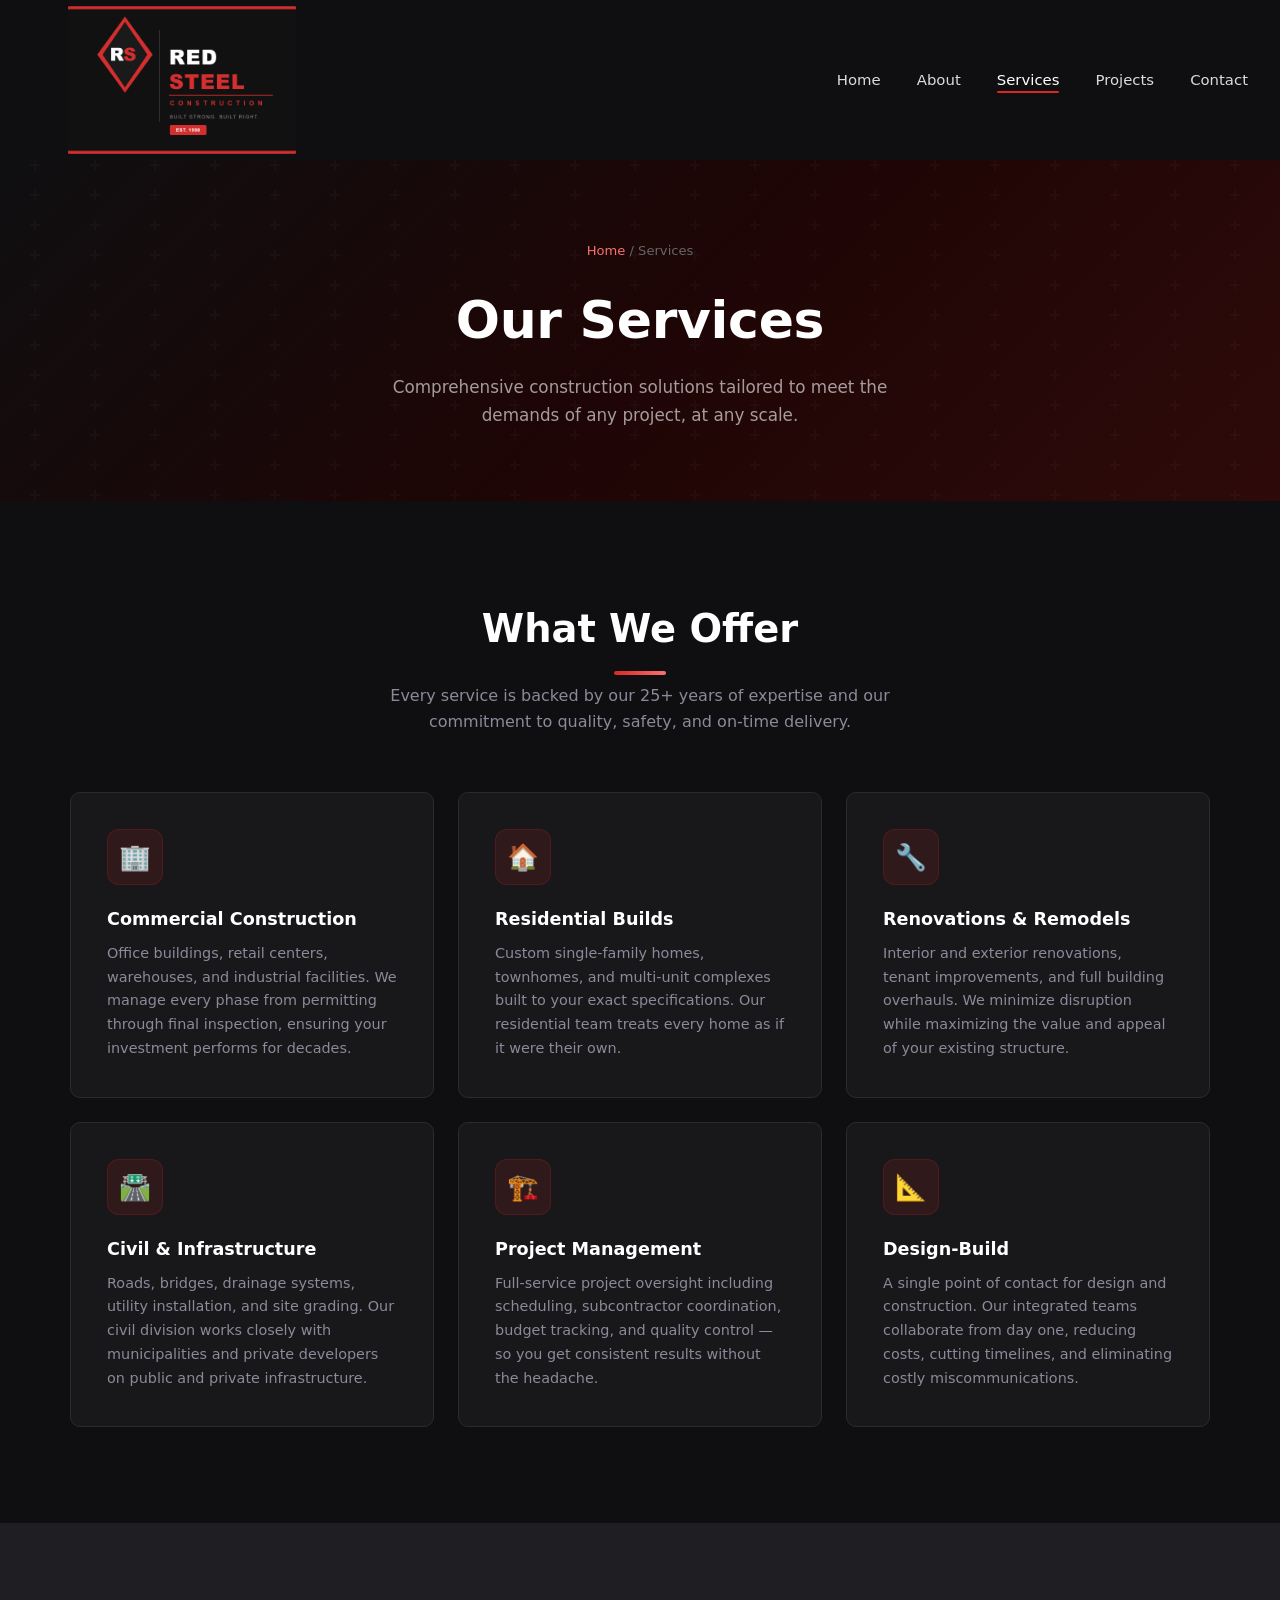
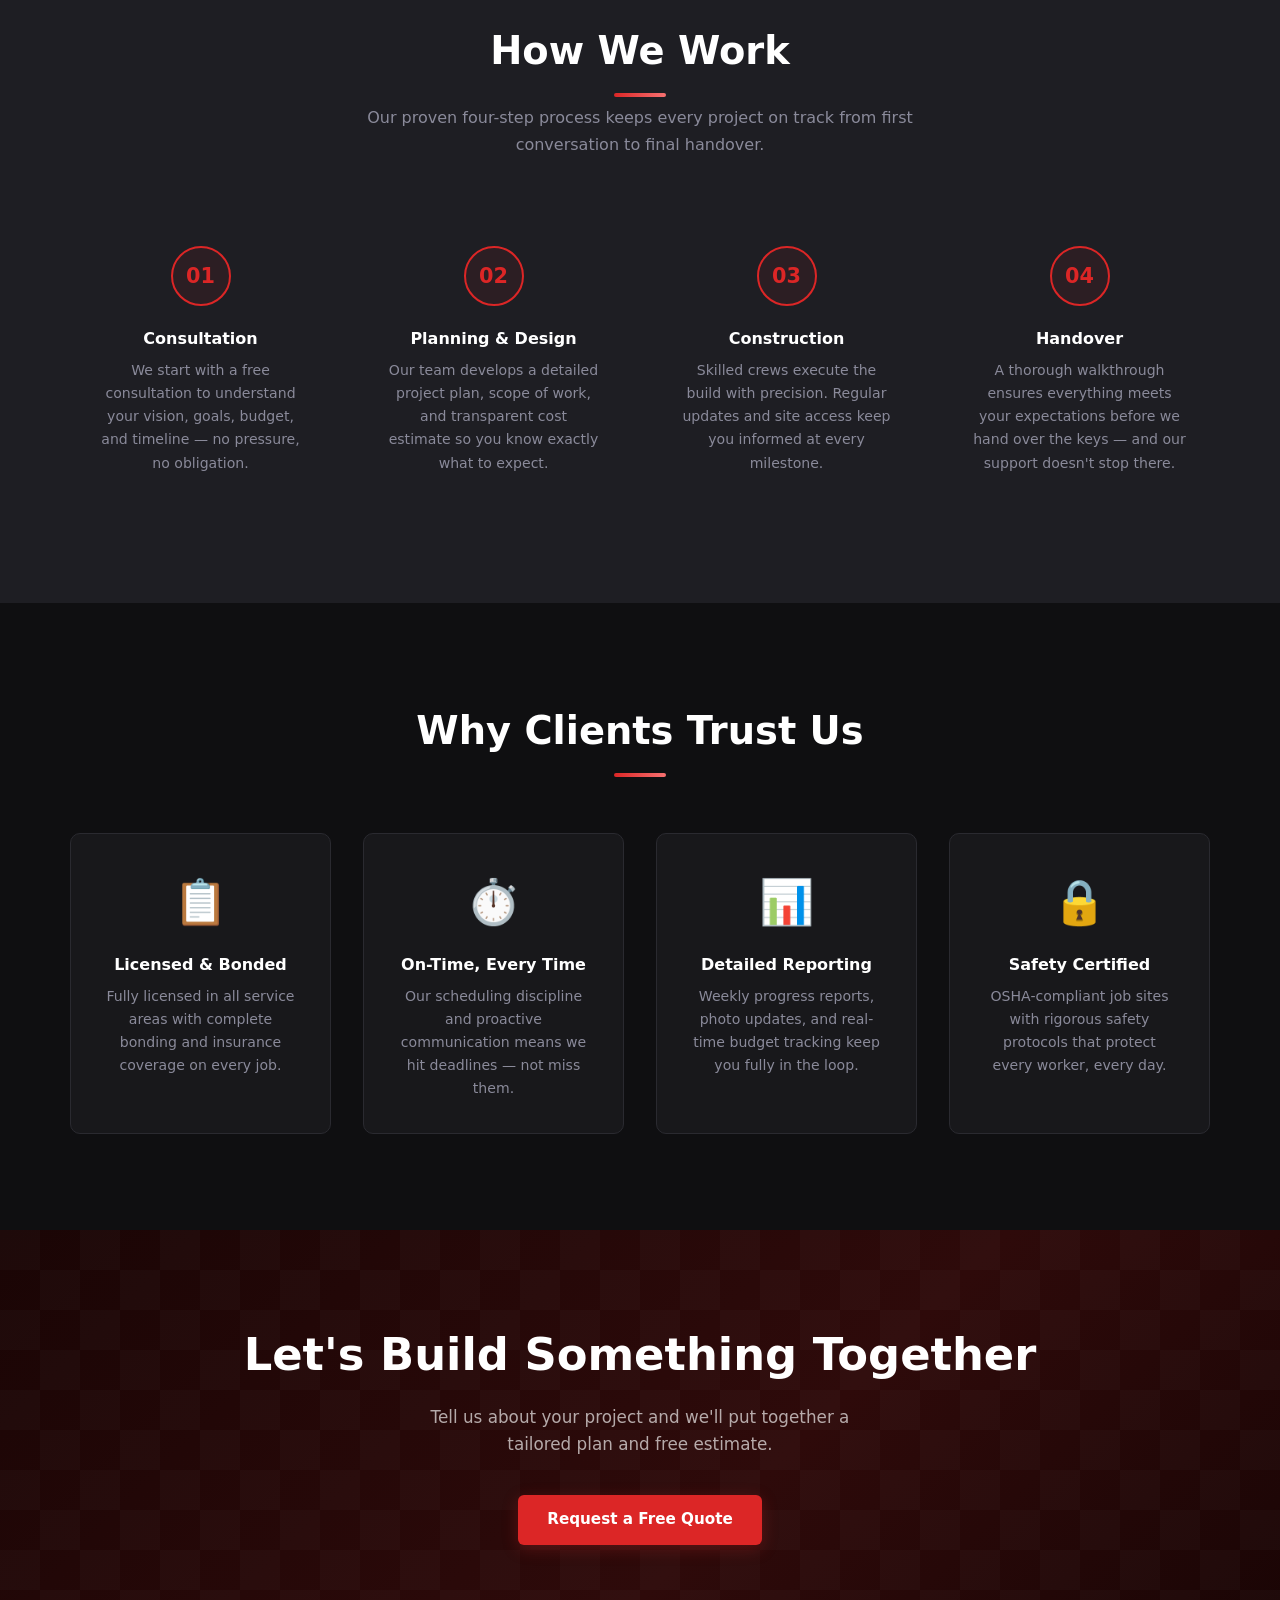
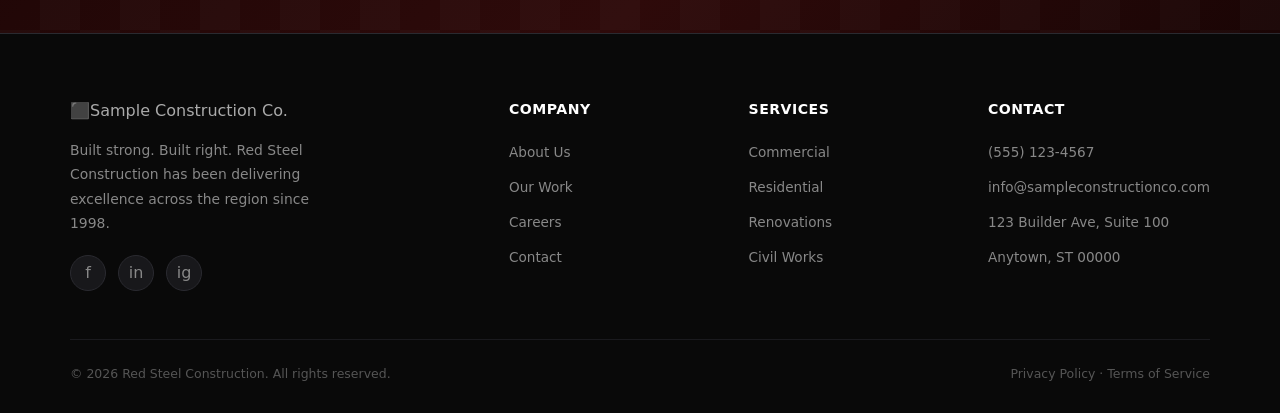
<file: sample-2/services.html>
<!DOCTYPE html>
<html lang="en">
<head>
  <meta charset="UTF-8" />
  <meta name="viewport" content="width=device-width, initial-scale=1.0" />
  <meta name="robots" content="noindex" />
  <title>Services — Red Steel Construction</title>
  <link rel="stylesheet" href="style.css" />
</head>
<body>

  <div id="progress-bar"></div>

  <nav>
    <a class="nav-logo" href="index.html">
      <img src="logo.png" alt="Red Steel Construction" class="logo-img" />
    </a>
    <ul class="nav-links">
      <li><a href="index.html">Home</a></li>
      <li><a href="about.html">About</a></li>
      <li><a href="services.html">Services</a></li>
      <li><a href="projects.html">Projects</a></li>
      <li><a href="contact.html">Contact</a></li>
    </ul>
  </nav>

  <!-- Page Hero -->
  <section class="page-hero">
    <div class="container">
      <div class="breadcrumb"><a href="index.html">Home</a> / Services</div>
      <h1>Our Services</h1>
      <p>Comprehensive construction solutions tailored to meet the demands of any project, at any scale.</p>
    </div>
  </section>

  <!-- Services Detail -->
  <section class="section">
    <div class="container">
      <div class="section-header reveal">
        <h2>What We Offer</h2>
        <div class="accent-bar"></div>
        <p>Every service is backed by our 25+ years of expertise and our commitment to quality, safety, and on-time delivery.</p>
      </div>
      <div class="services-grid stagger-children">
        <div class="service-card">
          <div class="service-icon">🏢</div>
          <h3>Commercial Construction</h3>
          <p>Office buildings, retail centers, warehouses, and industrial facilities. We manage every phase from permitting through final inspection, ensuring your investment performs for decades.</p>
        </div>
        <div class="service-card">
          <div class="service-icon">🏠</div>
          <h3>Residential Builds</h3>
          <p>Custom single-family homes, townhomes, and multi-unit complexes built to your exact specifications. Our residential team treats every home as if it were their own.</p>
        </div>
        <div class="service-card">
          <div class="service-icon">🔧</div>
          <h3>Renovations &amp; Remodels</h3>
          <p>Interior and exterior renovations, tenant improvements, and full building overhauls. We minimize disruption while maximizing the value and appeal of your existing structure.</p>
        </div>
        <div class="service-card">
          <div class="service-icon">🛣️</div>
          <h3>Civil &amp; Infrastructure</h3>
          <p>Roads, bridges, drainage systems, utility installation, and site grading. Our civil division works closely with municipalities and private developers on public and private infrastructure.</p>
        </div>
        <div class="service-card">
          <div class="service-icon">🏗️</div>
          <h3>Project Management</h3>
          <p>Full-service project oversight including scheduling, subcontractor coordination, budget tracking, and quality control — so you get consistent results without the headache.</p>
        </div>
        <div class="service-card">
          <div class="service-icon">📐</div>
          <h3>Design-Build</h3>
          <p>A single point of contact for design and construction. Our integrated teams collaborate from day one, reducing costs, cutting timelines, and eliminating costly miscommunications.</p>
        </div>
      </div>
    </div>
  </section>

  <!-- Process -->
  <section class="section alt-bg">
    <div class="container">
      <div class="section-header reveal">
        <h2>How We Work</h2>
        <div class="accent-bar"></div>
        <p>Our proven four-step process keeps every project on track from first conversation to final handover.</p>
      </div>
      <div class="process-steps stagger-children">
        <div class="step">
          <div class="step-num">01</div>
          <h3>Consultation</h3>
          <p>We start with a free consultation to understand your vision, goals, budget, and timeline — no pressure, no obligation.</p>
        </div>
        <div class="step">
          <div class="step-num">02</div>
          <h3>Planning &amp; Design</h3>
          <p>Our team develops a detailed project plan, scope of work, and transparent cost estimate so you know exactly what to expect.</p>
        </div>
        <div class="step">
          <div class="step-num">03</div>
          <h3>Construction</h3>
          <p>Skilled crews execute the build with precision. Regular updates and site access keep you informed at every milestone.</p>
        </div>
        <div class="step">
          <div class="step-num">04</div>
          <h3>Handover</h3>
          <p>A thorough walkthrough ensures everything meets your expectations before we hand over the keys — and our support doesn't stop there.</p>
        </div>
      </div>
    </div>
  </section>

  <!-- Why Trust Us -->
  <section class="section">
    <div class="container">
      <div class="section-header reveal">
        <h2>Why Clients Trust Us</h2>
        <div class="accent-bar"></div>
      </div>
      <div class="why-grid stagger-children">
        <div class="why-item">
          <span class="icon">📋</span>
          <h3>Licensed &amp; Bonded</h3>
          <p>Fully licensed in all service areas with complete bonding and insurance coverage on every job.</p>
        </div>
        <div class="why-item">
          <span class="icon">⏱️</span>
          <h3>On-Time, Every Time</h3>
          <p>Our scheduling discipline and proactive communication means we hit deadlines — not miss them.</p>
        </div>
        <div class="why-item">
          <span class="icon">📊</span>
          <h3>Detailed Reporting</h3>
          <p>Weekly progress reports, photo updates, and real-time budget tracking keep you fully in the loop.</p>
        </div>
        <div class="why-item">
          <span class="icon">🔒</span>
          <h3>Safety Certified</h3>
          <p>OSHA-compliant job sites with rigorous safety protocols that protect every worker, every day.</p>
        </div>
      </div>
    </div>
  </section>

  <!-- CTA -->
  <section class="cta-banner">
    <div class="container reveal">
      <h2>Let's Build Something Together</h2>
      <p>Tell us about your project and we'll put together a tailored plan and free estimate.</p>
      <a href="contact.html" class="btn btn-primary">Request a Free Quote</a>
    </div>
  </section>

  <footer>
    <div class="footer-grid">
      <div class="footer-brand">
        <a class="nav-logo" href="index.html">
          <span class="logo-icon">⬛</span>
          <span><span class="logo-accent">Sample</span> Construction Co.</span>
        </a>
        <p>Built strong. Built right. Red Steel Construction has been delivering excellence across the region since 1998.</p>
        <div class="footer-social">
          <a class="social-btn" href="#" aria-label="Facebook">f</a>
          <a class="social-btn" href="#" aria-label="LinkedIn">in</a>
          <a class="social-btn" href="#" aria-label="Instagram">ig</a>
        </div>
      </div>
      <div class="footer-col">
        <h4>Company</h4>
        <ul>
          <li><a href="about.html">About Us</a></li>
          <li><a href="projects.html">Our Work</a></li>
          <li><a href="contact.html">Careers</a></li>
          <li><a href="contact.html">Contact</a></li>
        </ul>
      </div>
      <div class="footer-col">
        <h4>Services</h4>
        <ul>
          <li><a href="services.html">Commercial</a></li>
          <li><a href="services.html">Residential</a></li>
          <li><a href="services.html">Renovations</a></li>
          <li><a href="services.html">Civil Works</a></li>
        </ul>
      </div>
      <div class="footer-col">
        <h4>Contact</h4>
        <ul>
          <li><a href="tel:+15551234567">(555) 123-4567</a></li>
          <li><a href="mailto:info@sampleconstructionco.com">info@sampleconstructionco.com</a></li>
          <li><a href="#">123 Builder Ave, Suite 100</a></li>
          <li><a href="#">Anytown, ST 00000</a></li>
        </ul>
      </div>
    </div>
    <div class="footer-bottom">
      <span>© 2026 Red Steel Construction. All rights reserved.</span>
      <span>Privacy Policy · Terms of Service</span>
    </div>
  </footer>

  <button id="back-to-top" aria-label="Back to top">&#8679;</button>
  <script src="script.js"></script>
</body>
</html>
</file>
<file: styles.css>
/* ============================================
   RESET & BASE
   ============================================ */
*, *::before, *::after { box-sizing: border-box; margin: 0; padding: 0; }

:root {
  --bg:        #080808;
  --bg-2:      #0f0f0f;
  --bg-3:      #161616;
  --border:    rgba(255,255,255,0.08);
  --border-hi: rgba(255,255,255,0.18);
  --text:      #ffffff;
  --text-muted:#8a8a8a;
  --text-dim:  #555;
  --accent:    #ffffff;
  --glow:      rgba(255,255,255,0.04);
  --radius:    14px;
  --radius-lg: 22px;
  --transition: 0.3s cubic-bezier(0.4,0,0.2,1);
}

html { scroll-behavior: smooth; }

body {
  font-family: 'Inter', sans-serif;
  background: var(--bg);
  color: var(--text);
  overflow-x: hidden;
  line-height: 1.6;
}

a { color: inherit; text-decoration: none; }
ul { list-style: none; }
img { display: block; max-width: 100%; }

.container {
  max-width: 1160px;
  margin: 0 auto;
  padding: 0 24px;
}

.section { padding: 110px 0; }

/* ============================================
   SCROLL REVEAL
   ============================================ */
.reveal {
  opacity: 0;
  transform: translateY(32px);
  transition: opacity 0.7s ease, transform 0.7s ease;
}
.reveal.visible {
  opacity: 1;
  transform: translateY(0);
}

/* ============================================
   NAV
   ============================================ */
.nav {
  position: fixed;
  top: 0; left: 0; right: 0;
  z-index: 100;
  padding: 18px 0;
  transition: background var(--transition), backdrop-filter var(--transition), border-color var(--transition);
  border-bottom: 1px solid transparent;
}
.nav.scrolled {
  background: rgba(8,8,8,0.85);
  backdrop-filter: blur(20px);
  border-bottom-color: var(--border);
}
.nav-inner {
  max-width: 1160px;
  margin: 0 auto;
  padding: 0 24px;
  display: flex;
  align-items: center;
  justify-content: space-between;
}
.nav-logo {
  display: flex;
  align-items: center;
}
.nav-logo-text {
  font-family: 'Space Grotesk', sans-serif;
  font-weight: 700;
  font-size: 1.15rem;
  letter-spacing: -0.02em;
  color: var(--text);
}
.nav-links {
  display: flex;
  align-items: center;
  gap: 36px;
}
.nav-links a {
  font-size: 0.875rem;
  font-weight: 500;
  color: var(--text-muted);
  transition: color var(--transition);
}
.nav-links a:hover { color: var(--text); }
.nav-cta {
  color: var(--text) !important;
  border: 1px solid var(--border-hi);
  padding: 8px 20px;
  border-radius: 100px;
  transition: background var(--transition), border-color var(--transition) !important;
}
.nav-cta:hover {
  background: rgba(255,255,255,0.06) !important;
  border-color: rgba(255,255,255,0.35) !important;
}
.nav-hamburger {
  display: none;
  flex-direction: column;
  gap: 5px;
  background: none;
  border: none;
  cursor: pointer;
  padding: 4px;
}
.nav-hamburger span {
  display: block;
  width: 22px;
  height: 2px;
  background: white;
  border-radius: 2px;
  transition: var(--transition);
}

/* ============================================
   HERO
   ============================================ */
.hero {
  min-height: 100vh;
  display: flex;
  align-items: center;
  justify-content: center;
  position: relative;
  overflow: hidden;
  padding: 120px 24px 80px;
}
.hero-bg {
  position: absolute;
  inset: 0;
  pointer-events: none;
}
.grid-overlay {
  position: absolute;
  inset: 0;
  background-image:
    linear-gradient(rgba(255,255,255,0.03) 1px, transparent 1px),
    linear-gradient(90deg, rgba(255,255,255,0.03) 1px, transparent 1px);
  background-size: 60px 60px;
  mask-image: radial-gradient(ellipse 80% 80% at 50% 50%, black 40%, transparent 100%);
}
.glow {
  position: absolute;
  border-radius: 50%;
  filter: blur(100px);
  pointer-events: none;
}
.glow-1 {
  width: 600px; height: 600px;
  background: rgba(255,255,255,0.04);
  top: -200px; left: -200px;
}
.glow-2 {
  width: 500px; height: 500px;
  background: rgba(255,255,255,0.025);
  bottom: -150px; right: -150px;
}

/* ============================================
   SPOTLIGHTS
   ============================================ */
.spotlight {
  position: absolute;
  inset: 0;
  pointer-events: none;
  filter: blur(3px);
}

/* Top-left — shines down-right toward logo */
.spotlight-tl {
  background: conic-gradient(
    at 5% 0%,
    transparent 118deg,
    rgba(255,255,255,0.10) 128deg,
    rgba(255,255,255,0.26) 138deg,
    rgba(255,255,255,0.10) 148deg,
    transparent 158deg
  );
  transform-origin: 5% 0%;
  animation: sweepTL 3.2s ease-in-out infinite alternate;
}

/* Top-right — shines down-left toward logo */
.spotlight-tr {
  background: conic-gradient(
    at 95% 0%,
    transparent 202deg,
    rgba(255,255,255,0.10) 212deg,
    rgba(255,255,255,0.26) 222deg,
    rgba(255,255,255,0.10) 232deg,
    transparent 242deg
  );
  transform-origin: 95% 0%;
  animation: sweepTR 3.8s ease-in-out infinite alternate;
  animation-delay: -1.6s;
}

@keyframes sweepTL {
  from { transform: rotate(-22deg); opacity: 0.5; }
  to   { transform: rotate(22deg);  opacity: 1;   }
}
@keyframes sweepTR {
  from { transform: rotate(22deg);  opacity: 0.5; }
  to   { transform: rotate(-22deg); opacity: 1;   }
}

.hero-content {
  position: relative;
  text-align: center;
  max-width: 760px;
  z-index: 2;
}
.hero-logo {
  width: 520px;
  max-width: 90vw;
  height: auto;
  display: block;
  margin: 0 auto 40px;
  border-radius: 16px;
  /* clip the white border artifact from the screenshot */
  clip-path: inset(6px 8px round 14px);
  /* reserve space before image loads — prevents layout shift (CLS) */
  aspect-ratio: 948 / 675;
}
.hero-badge {
  display: inline-block;
  font-size: 0.75rem;
  font-weight: 600;
  letter-spacing: 0.12em;
  text-transform: uppercase;
  color: var(--text-muted);
  border: 1px solid var(--border);
  padding: 6px 16px;
  border-radius: 100px;
  margin-bottom: 28px;
}
.hero-title {
  font-family: 'Space Grotesk', sans-serif;
  font-size: clamp(2.8rem, 7vw, 5.2rem);
  font-weight: 700;
  line-height: 1.05;
  letter-spacing: -0.03em;
  margin-bottom: 24px;
}
.gradient-text {
  background: linear-gradient(135deg, #fff 30%, #777 100%);
  -webkit-background-clip: text;
  -webkit-text-fill-color: transparent;
  background-clip: text;
}
.hero-sub {
  font-size: 1.1rem;
  color: var(--text-muted);
  max-width: 520px;
  margin: 0 auto 40px;
  line-height: 1.7;
}
.hero-actions {
  display: flex;
  gap: 14px;
  justify-content: center;
  flex-wrap: wrap;
  margin-bottom: 64px;
}
.hero-stats {
  display: flex;
  align-items: center;
  justify-content: center;
  gap: 32px;
  padding: 24px 32px;
  background: rgba(255,255,255,0.03);
  border: 1px solid var(--border);
  border-radius: var(--radius-lg);
  backdrop-filter: blur(10px);
}
.stat { text-align: center; }
.stat-num {
  display: block;
  font-family: 'Space Grotesk', sans-serif;
  font-size: 1.8rem;
  font-weight: 700;
  letter-spacing: -0.03em;
}
.stat-label {
  display: block;
  font-size: 0.75rem;
  color: var(--text-muted);
  margin-top: 2px;
}
.stat-divider {
  width: 1px;
  height: 40px;
  background: var(--border);
}
.hero-scroll-hint {
  position: absolute;
  bottom: 40px;
  left: 50%;
  transform: translateX(-50%);
  display: flex;
  flex-direction: column;
  align-items: center;
  gap: 8px;
  color: var(--text-dim);
  font-size: 0.7rem;
  letter-spacing: 0.1em;
  text-transform: uppercase;
}
.scroll-line {
  width: 1px;
  height: 40px;
  background: linear-gradient(to bottom, var(--text-dim), transparent);
  animation: scrollPulse 2s ease-in-out infinite;
}
@keyframes scrollPulse {
  0%, 100% { opacity: 0.3; }
  50% { opacity: 1; }
}

/* ============================================
   BUTTONS
   ============================================ */
.btn {
  display: inline-flex;
  align-items: center;
  gap: 8px;
  padding: 13px 28px;
  border-radius: 100px;
  font-size: 0.9rem;
  font-weight: 600;
  cursor: pointer;
  transition: all var(--transition);
  border: none;
  outline: none;
  text-decoration: none;
  white-space: nowrap;
}
.btn-primary {
  background: #fff;
  color: #000;
}
.btn-primary:hover {
  background: #e0e0e0;
  transform: translateY(-1px);
  box-shadow: 0 8px 30px rgba(255,255,255,0.15);
}
.btn-ghost {
  background: transparent;
  color: var(--text-muted);
  border: 1px solid var(--border);
}
.btn-ghost:hover {
  color: var(--text);
  border-color: var(--border-hi);
  background: rgba(255,255,255,0.04);
}
.btn-outline-white {
  background: transparent;
  color: var(--text);
  border: 1px solid var(--border-hi);
}
.btn-outline-white:hover {
  background: rgba(255,255,255,0.06);
  border-color: rgba(255,255,255,0.4);
}
.btn-full { width: 100%; justify-content: center; }

/* ============================================
   SECTION HEADER
   ============================================ */
.section-header {
  text-align: center;
  margin-bottom: 64px;
}
.section-tag {
  display: inline-block;
  font-size: 0.72rem;
  font-weight: 600;
  letter-spacing: 0.14em;
  text-transform: uppercase;
  color: var(--text-muted);
  border: 1px solid var(--border);
  padding: 5px 14px;
  border-radius: 100px;
  margin-bottom: 20px;
}
.section-header h2 {
  font-family: 'Space Grotesk', sans-serif;
  font-size: clamp(2rem, 4.5vw, 3.2rem);
  font-weight: 700;
  letter-spacing: -0.03em;
  line-height: 1.1;
  margin-bottom: 16px;
}
.section-desc {
  font-size: 1rem;
  color: var(--text-muted);
  max-width: 460px;
  margin: 0 auto;
}

/* ============================================
   SERVICES
   ============================================ */
.services { background: var(--bg); }
.services-grid {
  display: grid;
  grid-template-columns: repeat(3, 1fr);
  gap: 20px;
}
.service-card {
  background: var(--bg-2);
  border: 1px solid var(--border);
  border-radius: var(--radius-lg);
  padding: 32px 28px;
  transition: border-color var(--transition), transform var(--transition), background var(--transition);
}
.service-card:hover {
  border-color: var(--border-hi);
  transform: translateY(-4px);
  background: var(--bg-3);
}
.service-icon {
  font-size: 1.8rem;
  margin-bottom: 18px;
}
.service-card h3 {
  font-family: 'Space Grotesk', sans-serif;
  font-size: 1.1rem;
  font-weight: 600;
  margin-bottom: 10px;
  letter-spacing: -0.01em;
}
.service-card p {
  font-size: 0.875rem;
  color: var(--text-muted);
  line-height: 1.65;
}

/* ============================================
   PRICING
   ============================================ */
.pricing { background: var(--bg-2); position: relative; overflow: hidden; }
.pricing::before {
  content: '';
  position: absolute;
  top: -1px; left: 0; right: 0;
  height: 1px;
  background: linear-gradient(90deg, transparent, var(--border-hi), transparent);
}
.pricing-grid {
  display: grid;
  grid-template-columns: repeat(3, 1fr);
  gap: 24px;
  align-items: start;
}
.pricing-card {
  background: var(--bg-3);
  border: 1px solid var(--border);
  border-radius: var(--radius-lg);
  padding: 36px 30px;
  position: relative;
  transition: border-color var(--transition), transform var(--transition);
}
.pricing-card:hover {
  border-color: var(--border-hi);
  transform: translateY(-4px);
}
.pricing-featured {
  background: #fff;
  color: #000;
  border-color: transparent;
  transform: scale(1.04);
}
.pricing-featured:hover { transform: scale(1.04) translateY(-4px); }
.pricing-featured .pricing-desc,
.pricing-featured .price-note,
.pricing-featured li.muted { color: #555 !important; }
.pricing-featured .pricing-features li { color: #111; }
.pricing-featured .section-tag { color: #555; border-color: #ddd; }

.popular-badge {
  position: absolute;
  top: -12px;
  left: 50%;
  transform: translateX(-50%);
  background: #000;
  color: #fff;
  font-size: 0.7rem;
  font-weight: 700;
  letter-spacing: 0.1em;
  text-transform: uppercase;
  padding: 5px 16px;
  border-radius: 100px;
  white-space: nowrap;
}
.pricing-tier-badge {
  font-size: 0.7rem;
  font-weight: 600;
  letter-spacing: 0.12em;
  text-transform: uppercase;
  color: var(--text-muted);
  margin-bottom: 12px;
}
.pricing-featured .pricing-tier-badge { color: #888; }

.pricing-name {
  font-family: 'Space Grotesk', sans-serif;
  font-size: 1.6rem;
  font-weight: 700;
  letter-spacing: -0.02em;
  margin-bottom: 8px;
}
.pricing-desc {
  font-size: 0.85rem;
  color: var(--text-muted);
  margin-bottom: 28px;
  line-height: 1.6;
}
.pricing-price {
  display: flex;
  align-items: flex-end;
  gap: 4px;
  margin-bottom: 28px;
  padding-bottom: 28px;
  border-bottom: 1px solid var(--border);
}
.pricing-featured .pricing-price { border-bottom-color: rgba(0,0,0,0.12); }
.price-currency {
  font-size: 1.3rem;
  font-weight: 600;
  margin-bottom: 6px;
}
.price-amount {
  font-family: 'Space Grotesk', sans-serif;
  font-size: 3.2rem;
  font-weight: 700;
  letter-spacing: -0.04em;
  line-height: 1;
}
.price-note {
  font-size: 0.78rem;
  color: var(--text-muted);
  margin-bottom: 8px;
  margin-left: 4px;
}
.pricing-features {
  display: flex;
  flex-direction: column;
  gap: 12px;
  margin-bottom: 32px;
}
.pricing-features li {
  display: flex;
  align-items: center;
  gap: 10px;
  font-size: 0.875rem;
  color: var(--text);
}
.pricing-features li.muted { color: var(--text-dim); }
.pricing-featured .pricing-features li.muted { color: #bbb; }
.check { color: #fff; font-weight: 700; }
.pricing-featured .check { color: #000; }
.cross { color: var(--text-dim); }
.pricing-featured .cross { color: #ccc; }
.pricing-divider {
  height: 1px;
  background: var(--border);
  margin: 22px 0;
}
.pricing-featured .pricing-divider { background: rgba(0,0,0,0.1); }

.pricing-section-label {
  font-size: 0.68rem;
  font-weight: 700;
  letter-spacing: 0.13em;
  text-transform: uppercase;
  color: var(--text-muted);
  margin-bottom: 14px;
}
.pricing-featured .pricing-section-label { color: #888; }

.pricing-note {
  text-align: center;
  font-size: 0.8rem;
  color: var(--text-dim);
  margin-top: 40px;
}

/* ============================================
   WORK / PORTFOLIO
   ============================================ */
.work { background: var(--bg); }
.work-grid {
  display: grid;
  grid-template-columns: repeat(3, 1fr);
  gap: 24px;
}
.work-card {
  border-radius: var(--radius-lg);
  overflow: hidden;
  border: 1px solid var(--border);
  transition: border-color var(--transition), transform var(--transition);
}
.work-card:hover { border-color: var(--border-hi); transform: translateY(-4px); }
.work-img {
  height: 220px;
  position: relative;
  overflow: hidden;
}
.work-img-1 {
  background: linear-gradient(135deg, #1a1a1a 0%, #2d2d2d 50%, #111 100%);
}
.work-img-2 {
  background: linear-gradient(135deg, #0f0f0f 0%, #1e1e1e 50%, #2a2a2a 100%);
}
.work-img-3 {
  background: linear-gradient(135deg, #161616 0%, #252525 50%, #0f0f0f 100%);
}
.work-img::before {
  content: '';
  position: absolute;
  inset: 0;
  background: repeating-linear-gradient(
    45deg,
    transparent,
    transparent 20px,
    rgba(255,255,255,0.015) 20px,
    rgba(255,255,255,0.015) 21px
  );
}
.work-overlay {
  position: absolute;
  inset: 0;
  display: flex;
  align-items: flex-end;
  padding: 16px;
  background: linear-gradient(to top, rgba(0,0,0,0.6), transparent 60%);
}
.work-tag {
  font-size: 0.7rem;
  font-weight: 600;
  letter-spacing: 0.1em;
  text-transform: uppercase;
  border: 1px solid rgba(255,255,255,0.25);
  padding: 4px 12px;
  border-radius: 100px;
  color: rgba(255,255,255,0.8);
  background: rgba(0,0,0,0.3);
  backdrop-filter: blur(4px);
}
.work-img-link {
  display: block;
}
.work-info {
  padding: 22px 22px 24px;
  background: var(--bg-2);
}
.work-preview-btn {
  display: inline-block;
  margin-top: 14px;
  font-size: 0.8rem;
  font-weight: 600;
  color: var(--text);
  border: 1px solid var(--border-hi);
  padding: 7px 16px;
  border-radius: 100px;
  transition: background var(--transition), border-color var(--transition);
}
.work-preview-btn:hover {
  background: rgba(255,255,255,0.07);
  border-color: rgba(255,255,255,0.35);
}
.work-info h4 {
  font-family: 'Space Grotesk', sans-serif;
  font-size: 1rem;
  font-weight: 600;
  margin-bottom: 6px;
  letter-spacing: -0.01em;
}
.work-info p {
  font-size: 0.825rem;
  color: var(--text-muted);
  line-height: 1.6;
}

/* ============================================
   TESTIMONIALS
   ============================================ */
.testimonials { background: var(--bg-2); }
.testi-grid {
  display: grid;
  grid-template-columns: repeat(3, 1fr);
  gap: 24px;
}
.testi-card {
  background: var(--bg-3);
  border: 1px solid var(--border);
  border-radius: var(--radius-lg);
  padding: 30px 26px;
  transition: border-color var(--transition), transform var(--transition);
}
.testi-card:hover { border-color: var(--border-hi); transform: translateY(-3px); }
.testi-stars {
  font-size: 0.9rem;
  color: #fff;
  letter-spacing: 2px;
  margin-bottom: 16px;
}
.testi-card p {
  font-size: 0.9rem;
  color: var(--text-muted);
  line-height: 1.7;
  margin-bottom: 22px;
  font-style: italic;
}
.testi-author {
  display: flex;
  align-items: center;
  gap: 12px;
}
.testi-avatar {
  width: 38px; height: 38px;
  border-radius: 50%;
  background: rgba(255,255,255,0.08);
  border: 1px solid var(--border);
  display: flex;
  align-items: center;
  justify-content: center;
  font-size: 0.85rem;
  font-weight: 700;
  flex-shrink: 0;
}
.testi-author strong {
  display: block;
  font-size: 0.875rem;
  font-weight: 600;
}
.testi-author span {
  display: block;
  font-size: 0.75rem;
  color: var(--text-muted);
}

/* ============================================
   CONTACT
   ============================================ */
.contact { background: var(--bg); }
.contact-inner {
  display: grid;
  grid-template-columns: 1fr 1.4fr;
  gap: 80px;
  align-items: start;
}
.contact-left h2 {
  font-family: 'Space Grotesk', sans-serif;
  font-size: clamp(1.8rem, 3.5vw, 2.8rem);
  font-weight: 700;
  letter-spacing: -0.03em;
  line-height: 1.1;
  margin: 16px 0 20px;
}
.contact-left p {
  font-size: 0.9rem;
  color: var(--text-muted);
  line-height: 1.7;
  margin-bottom: 36px;
}
.contact-details { display: flex; flex-direction: column; gap: 16px; }
.contact-item {
  display: flex;
  align-items: center;
  gap: 12px;
  font-size: 0.875rem;
  color: var(--text-muted);
}
.contact-icon { font-size: 1rem; }

.contact-form {
  background: var(--bg-2);
  border: 1px solid var(--border);
  border-radius: var(--radius-lg);
  padding: 36px 32px;
}
.form-row {
  display: grid;
  grid-template-columns: 1fr 1fr;
  gap: 16px;
}
.form-group {
  display: flex;
  flex-direction: column;
  gap: 8px;
  margin-bottom: 18px;
}
.form-group label {
  font-size: 0.78rem;
  font-weight: 600;
  letter-spacing: 0.06em;
  color: var(--text-muted);
  text-transform: uppercase;
}
.form-group input,
.form-group select,
.form-group textarea {
  background: var(--bg-3);
  border: 1px solid var(--border);
  border-radius: var(--radius);
  color: var(--text);
  font-family: inherit;
  font-size: 0.9rem;
  padding: 12px 16px;
  outline: none;
  transition: border-color var(--transition);
  width: 100%;
  -webkit-appearance: none;
}
.form-group input::placeholder,
.form-group textarea::placeholder { color: var(--text-dim); }
.form-group input:focus,
.form-group select:focus,
.form-group textarea:focus { border-color: rgba(255,255,255,0.35); }
.form-group select option { background: var(--bg-3); }
.form-group textarea { resize: vertical; min-height: 130px; }

/* ============================================
   FOOTER
   ============================================ */
.footer {
  background: var(--bg-2);
  border-top: 1px solid var(--border);
  padding: 32px 0;
}
.footer-inner {
  display: flex;
  align-items: center;
  justify-content: space-between;
  gap: 24px;
  flex-wrap: wrap;
}
.footer-brand {
  display: flex;
  align-items: center;
}
.footer-logo-img {
  height: 50px;
  width: auto;
  display: block;
  clip-path: inset(6px 8px round 14px);
}
.footer-copy { font-size: 0.8rem; color: var(--text-dim); }
.footer-links {
  display: flex;
  gap: 24px;
}
.footer-links a {
  font-size: 0.8rem;
  color: var(--text-dim);
  transition: color var(--transition);
}
.footer-links a:hover { color: var(--text); }

/* ============================================
   RESPONSIVE
   ============================================ */
@media (max-width: 1024px) {
  .services-grid { grid-template-columns: repeat(2, 1fr); }
  .pricing-grid { grid-template-columns: 1fr; max-width: 440px; margin: 0 auto; }
  .pricing-featured { transform: none; }
  .pricing-featured:hover { transform: translateY(-4px); }
  .work-grid { grid-template-columns: repeat(2, 1fr); }
  .testi-grid { grid-template-columns: repeat(2, 1fr); }
  .contact-inner { grid-template-columns: 1fr; gap: 48px; }
}

@media (max-width: 768px) {
  .section { padding: 80px 0; }
  .nav-links { display: none; }
  .nav-hamburger { display: flex; }
  .services-grid { grid-template-columns: 1fr; }
  .work-grid { grid-template-columns: 1fr; }
  .testi-grid { grid-template-columns: 1fr; }
  .hero-stats { flex-direction: column; gap: 20px; }
  .stat-divider { width: 60px; height: 1px; }
  .form-row { grid-template-columns: 1fr; }
  .footer-inner { flex-direction: column; text-align: center; }
  .popular-badge { display: none; }
}

@media (max-width: 480px) {
  .hero-title { font-size: 2.4rem; }
  .hero-actions { flex-direction: column; align-items: center; }
  .contact-form { padding: 24px 20px; }
}

/* ============================================
   CUSTOM CURSOR (mouse devices only)
   ============================================ */
@media (hover: hover) and (pointer: fine) {
  *, *::before, *::after { cursor: none !important; }
}

.cursor-dot {
  position: fixed;
  top: 0; left: 0;
  width: 8px; height: 8px;
  background: #fff;
  border-radius: 50%;
  pointer-events: none;
  z-index: 99999;
  transform: translate(-50%, -50%);
  transition: width 0.2s ease, height 0.2s ease, background 0.2s ease;
  will-change: transform;
}
.cursor-ring {
  position: fixed;
  top: 0; left: 0;
  width: 38px; height: 38px;
  border: 1.5px solid rgba(255,255,255,0.5);
  border-radius: 50%;
  pointer-events: none;
  z-index: 99998;
  transform: translate(-50%, -50%);
  transition: width 0.25s ease, height 0.25s ease, border-color 0.25s ease, opacity 0.25s ease;
  will-change: transform;
}
body.cursor-hover .cursor-dot {
  width: 14px; height: 14px;
  background: #fff;
}
body.cursor-hover .cursor-ring {
  width: 56px; height: 56px;
  border-color: rgba(255,255,255,0.85);
}
body.cursor-clicked .cursor-dot {
  width: 6px; height: 6px;
}
body.cursor-clicked .cursor-ring {
  width: 28px; height: 28px;
}
@media (hover: none), (pointer: coarse) {
  .cursor-dot, .cursor-ring { display: none; }
}

/* ============================================
   SPLASH SCREEN
   ============================================ */
#splash {
  position: fixed;
  inset: 0;
  background: #080808;
  z-index: 100000;
  display: flex;
  align-items: center;
  justify-content: center;
  transition: opacity 0.7s cubic-bezier(0.4,0,0.2,1);
}
#splash.fade-out {
  opacity: 0;
  pointer-events: none;
}
.splash-inner {
  display: flex;
  flex-direction: column;
  align-items: center;
  gap: 32px;
}
.splash-logo {
  width: 520px;
  max-width: 85vw;
  height: auto;
  clip-path: inset(6px 8px round 14px);
  animation: splashLogoIn 0.9s cubic-bezier(0.22,1,0.36,1) forwards;
  opacity: 0;
}
@keyframes splashLogoIn {
  0%   { opacity: 0; transform: scale(0.82) translateY(16px); }
  100% { opacity: 1; transform: scale(1) translateY(0); }
}
.splash-bar {
  width: 0;
  height: 2px;
  background: rgba(255,255,255,0.85);
  border-radius: 2px;
  animation: splashBar 1.8s cubic-bezier(0.4,0,0.2,1) 0.3s forwards;
}
@keyframes splashBar {
  0%   { width: 0; opacity: 1; }
  80%  { width: 320px; opacity: 1; }
  100% { width: 320px; opacity: 0; }
}
</file>
<file: sample-1/style.css>
/* Reset & Base */
*, *::before, *::after { box-sizing: border-box; margin: 0; padding: 0; }

:root {
  --dark: #111113;
  --accent: #dc2626;
  --accent-dark: #b91c1c;
  --light-bg: #1a1a1d;
  --white: #1e1e21;
  --text: #e2e2e2;
  --text-muted: #9a9a9a;
  --border: #2e2e32;
  --nav-height: 235px;
}

html { scroll-behavior: smooth; }

body {
  font-family: 'Segoe UI', system-ui, sans-serif;
  color: var(--text);
  background: #111113;
  line-height: 1.6;
}

a { text-decoration: none; color: inherit; }
ul { list-style: none; }
img { max-width: 100%; display: block; }

/* ── Navigation ── */
nav {
  position: relative;
  z-index: 100;
  background: var(--dark);
  height: var(--nav-height);
  display: flex;
  align-items: center;
  padding: 0 2rem;
  justify-content: space-between;
  box-shadow: 0 2px 12px rgba(0,0,0,.35);
}

.nav-logo {
  display: flex;
  align-items: center;
}

.nav-logo img {
  height: 220px;
  width: auto;
  display: block;
}

.nav-links {
  display: flex;
  gap: 2rem;
}

.nav-links a {
  color: #ffffff;
  font-size: .95rem;
  font-weight: 500;
  transition: color .2s;
}

.nav-links a:hover { color: var(--accent); }
.nav-links a.active { color: #ffffff; }

/* ── Buttons ── */
.btn {
  display: inline-block;
  padding: .75rem 1.75rem;
  border-radius: 4px;
  font-weight: 600;
  font-size: .95rem;
  transition: background .2s, transform .1s;
  cursor: pointer;
  border: none;
}

.btn-primary {
  background: var(--accent);
  color: var(--white);
}

.btn-primary:hover {
  background: var(--accent-dark);
  transform: translateY(-1px);
}

.btn-outline {
  background: transparent;
  color: #ffffff;
  border: 2px solid #ffffff;
}

.btn-outline:hover {
  background: #ffffff;
  color: #111113;
}

/* ── Section Headings ── */
.section { padding: 5rem 2rem; }
.section.alt-bg { background: var(--light-bg); }

.section-header {
  text-align: center;
  margin-bottom: 3rem;
}

.section-header h2 {
  font-size: 2.2rem;
  color: #f1f1f1;
  margin-bottom: .5rem;
}

.section-header p {
  color: var(--text-muted);
  max-width: 560px;
  margin: 0 auto;
}

.accent-bar {
  width: 52px;
  height: 4px;
  background: var(--accent);
  margin: .6rem auto 0;
  border-radius: 2px;
}

.container { max-width: 1100px; margin: 0 auto; }

/* ── Hero ── */
.hero {
  position: relative;
  min-height: 55vh;
  display: flex;
  align-items: center;
  background: linear-gradient(135deg, #111113 0%, #1e1e21 60%, #2e0a0a 100%);
  overflow: hidden;
  padding: 4rem 2rem;
}

/* ── Slideshow ── */
.slideshow-hero { background: #111113; }

.slides {
  position: absolute;
  inset: 0;
  z-index: 0;
}

.slide {
  position: absolute;
  inset: 0;
  background-size: cover;
  background-position: center;
  opacity: 0;
  transition: opacity 1s ease-in-out;
}

.slide.active { opacity: 1; }

.slide-overlay {
  position: absolute;
  inset: 0;
  background: linear-gradient(
    to right,
    rgba(0, 0, 0, 0.78) 0%,
    rgba(0, 0, 0, 0.45) 60%,
    rgba(0, 0, 0, 0.25) 100%
  );
  z-index: 1;
}

.slideshow-hero .hero-content {
  position: relative;
  z-index: 2;
}

.slide-dots {
  position: absolute;
  bottom: 1.75rem;
  left: 50%;
  transform: translateX(-50%);
  display: flex;
  gap: .6rem;
  z-index: 3;
}

.dot {
  width: 10px;
  height: 10px;
  border-radius: 50%;
  border: 2px solid rgba(255,255,255,.5);
  background: transparent;
  cursor: pointer;
  transition: background .3s, border-color .3s;
  padding: 0;
}

.dot.active {
  background: var(--accent);
  border-color: var(--accent);
}

.slide-arrow {
  position: absolute;
  top: 50%;
  transform: translateY(-50%);
  background: rgba(0,0,0,.4);
  color: #fff;
  border: 1px solid rgba(255,255,255,.2);
  width: 44px;
  height: 44px;
  border-radius: 50%;
  font-size: 1.1rem;
  cursor: pointer;
  z-index: 3;
  transition: background .2s;
  display: flex;
  align-items: center;
  justify-content: center;
}

.slide-arrow:hover { background: var(--accent); border-color: var(--accent); }
.slide-prev { left: 1.25rem; }
.slide-next { right: 1.25rem; }

.hero::before {
  content: '';
  position: absolute;
  inset: 0;
  background: url("data:image/svg+xml,%3Csvg width='60' height='60' viewBox='0 0 60 60' xmlns='http://www.w3.org/2000/svg'%3E%3Cg fill='none' fill-rule='evenodd'%3E%3Cg fill='%23ffffff' fill-opacity='0.03'%3E%3Cpath d='M36 34v-4h-2v4h-4v2h4v4h2v-4h4v-2h-4zm0-30V0h-2v4h-4v2h4v4h2V6h4V4h-4zM6 34v-4H4v4H0v2h4v4h2v-4h4v-2H6zM6 4V0H4v4H0v2h4v4h2V6h4V4H6z'/%3E%3C/g%3E%3C/g%3E%3C/svg%3E");
}

.hero-content {
  position: relative;
  max-width: 680px;
}

.hero-eyebrow {
  display: inline-block;
  background: var(--accent);
  color: var(--white);
  font-size: .8rem;
  font-weight: 700;
  letter-spacing: 1.5px;
  text-transform: uppercase;
  padding: .35rem .9rem;
  border-radius: 2px;
  margin-bottom: 1.2rem;
}

.hero h1 {
  font-size: clamp(2.2rem, 5vw, 3.6rem);
  font-weight: 800;
  color: #ffffff;
  line-height: 1.15;
  margin-bottom: 1.2rem;
}

.hero h1 span { color: #ffffff; }

.hero p {
  font-size: 1.1rem;
  color: #c0c0c0;
  margin-bottom: 2rem;
  max-width: 520px;
}

.hero-btns { display: flex; gap: 1rem; flex-wrap: wrap; }

.hero-stats {
  display: flex;
  gap: 2.5rem;
  margin-top: 3.5rem;
  flex-wrap: wrap;
}

.stat { color: var(--white); }
.stat strong { display: block; font-size: 2rem; font-weight: 800; color: var(--accent); }
.stat span { font-size: .85rem; color: #aaa; }

/* ── Services Grid ── */
.services-grid {
  display: grid;
  grid-template-columns: repeat(auto-fit, minmax(280px, 1fr));
  gap: 1.5rem;
}

.service-card {
  background: #18181b;
  border: 1px solid var(--border);
  border-radius: 8px;
  padding: 2rem;
  transition: box-shadow .25s, transform .25s;
}

.service-card:hover {
  box-shadow: 0 8px 28px rgba(220,38,38,.15);
  transform: translateY(-4px);
}

.service-icon {
  width: 54px;
  height: 54px;
  background: #2a1010;
  border-radius: 10px;
  display: flex;
  align-items: center;
  justify-content: center;
  font-size: 1.6rem;
  margin-bottom: 1.1rem;
}

.service-card h3 { font-size: 1.1rem; margin-bottom: .5rem; color: #f1f1f1; }
.service-card p { font-size: .9rem; color: var(--text-muted); }

/* ── Why Choose Us ── */
.why-grid {
  display: grid;
  grid-template-columns: repeat(auto-fit, minmax(220px, 1fr));
  gap: 2rem;
  text-align: center;
}

.why-item .icon {
  font-size: 2.5rem;
  margin-bottom: .75rem;
}

.why-item h3 { font-size: 1rem; font-weight: 700; margin-bottom: .4rem; }
.why-item p { font-size: .88rem; color: var(--text-muted); }

/* ── Projects Grid ── */
.projects-grid {
  display: grid;
  grid-template-columns: repeat(auto-fit, minmax(300px, 1fr));
  gap: 1.5rem;
}

.project-card {
  border-radius: 8px;
  overflow: hidden;
  box-shadow: 0 2px 12px rgba(0,0,0,.08);
  transition: transform .25s, box-shadow .25s;
}

.project-card:hover {
  transform: translateY(-4px);
  box-shadow: 0 10px 30px rgba(0,0,0,.14);
}

.project-thumb {
  height: 200px;
  display: flex;
  align-items: center;
  justify-content: center;
  font-size: 3.5rem;
  position: relative;
}

.project-info { padding: 1.25rem 1.4rem; background: #18181b; }
.project-info h3 { font-size: 1rem; font-weight: 700; margin-bottom: .3rem; color: #f1f1f1; }
.project-info p { font-size: .85rem; color: var(--text-muted); margin-bottom: .6rem; }
.tag {
  display: inline-block;
  background: #2a1010;
  color: #f87171;
  font-size: .75rem;
  font-weight: 600;
  padding: .2rem .65rem;
  border-radius: 20px;
}

/* ── About Page ── */
.about-intro {
  display: grid;
  grid-template-columns: 1fr 1fr;
  gap: 4rem;
  align-items: center;
}

.about-img-placeholder {
  background: linear-gradient(135deg, #2c2c2c, #555);
  border-radius: 12px;
  height: 400px;
  display: flex;
  align-items: center;
  justify-content: center;
  font-size: 5rem;
}

.about-text h2 { font-size: 2rem; margin-bottom: 1rem; color: #f1f1f1; }
.about-text p { color: var(--text-muted); margin-bottom: 1rem; }

.values-grid {
  display: grid;
  grid-template-columns: repeat(auto-fit, minmax(220px, 1fr));
  gap: 1.5rem;
}

.value-card {
  background: #18181b;
  border-left: 4px solid var(--accent);
  padding: 1.5rem;
  border-radius: 0 8px 8px 0;
  box-shadow: 0 2px 10px rgba(0,0,0,.06);
}

.value-card h3 { font-size: 1rem; font-weight: 700; margin-bottom: .4rem; color: #f1f1f1; }
.value-card p { font-size: .88rem; color: var(--text-muted); }

.team-grid {
  display: grid;
  grid-template-columns: repeat(auto-fit, minmax(200px, 1fr));
  gap: 1.5rem;
  text-align: center;
}

.team-card { padding: 1.5rem; }

.team-avatar {
  width: 90px;
  height: 90px;
  border-radius: 50%;
  background: linear-gradient(135deg, var(--accent), #f87171);
  display: flex;
  align-items: center;
  justify-content: center;
  font-size: 2rem;
  margin: 0 auto 1rem;
}

.team-card h3 { font-size: 1rem; font-weight: 700; color: #f1f1f1; }
.team-card p { font-size: .85rem; color: var(--text-muted); }

/* ── Contact Page ── */
.contact-layout {
  display: grid;
  grid-template-columns: 1fr 1.4fr;
  gap: 4rem;
  align-items: start;
}

.contact-info h2 { font-size: 1.8rem; margin-bottom: 1rem; color: #f1f1f1; }
.contact-info p { color: var(--text-muted); margin-bottom: 2rem; }

.contact-detail {
  display: flex;
  gap: 1rem;
  align-items: flex-start;
  margin-bottom: 1.5rem;
}

.contact-detail .icon {
  font-size: 1.4rem;
  flex-shrink: 0;
  margin-top: .1rem;
}

.contact-detail h4 { font-size: .9rem; font-weight: 700; margin-bottom: .2rem; color: #f1f1f1; }
.contact-detail p { font-size: .88rem; color: var(--text-muted); margin: 0; }

.contact-form {
  background: #18181b;
  border: 1px solid var(--border);
  border-radius: 10px;
  padding: 2.5rem;
  box-shadow: 0 4px 20px rgba(0,0,0,.4);
}

.form-row { display: grid; grid-template-columns: 1fr 1fr; gap: 1rem; }

.form-group {
  display: flex;
  flex-direction: column;
  gap: .4rem;
  margin-bottom: 1.25rem;
}

.form-group label { font-size: .85rem; font-weight: 600; color: #d1d1d1; }

.form-group input,
.form-group select,
.form-group textarea {
  padding: .7rem 1rem;
  border: 1px solid var(--border);
  border-radius: 5px;
  font-size: .95rem;
  font-family: inherit;
  transition: border-color .2s, box-shadow .2s;
  color: var(--text);
  background: #111113;
}

.form-group input:focus,
.form-group select:focus,
.form-group textarea:focus {
  outline: none;
  border-color: var(--accent);
  box-shadow: 0 0 0 3px rgba(220,38,38,.2);
}

.form-group textarea { resize: vertical; min-height: 120px; }

/* ── CTA Banner ── */
.cta-banner {
  background: linear-gradient(135deg, #111113 0%, #2e0a0a 100%);
  padding: 4rem 2rem;
  text-align: center;
  color: var(--white);
}

.cta-banner h2 { font-size: 2rem; margin-bottom: .75rem; color: #ffffff; }
.cta-banner p { color: #bbb; margin-bottom: 1.75rem; font-size: 1rem; }

/* ── Page Hero (inner pages) ── */
.page-hero {
  background: linear-gradient(135deg, #111113 0%, #2e0a0a 100%);
  padding: 4rem 2rem;
  text-align: center;
  color: var(--white);
}

.page-hero h1 { font-size: 2.5rem; font-weight: 800; margin-bottom: .5rem; }
.page-hero p { color: #bbb; font-size: 1rem; }
.breadcrumb { font-size: .85rem; color: #888; margin-bottom: .75rem; }
.breadcrumb a { color: var(--accent); }
.breadcrumb a:hover { text-decoration: underline; }

/* ── Footer ── */
footer {
  background: #0d0d0f;
  color: #ccc;
  padding: 3rem 2rem 1.5rem;
}

.footer-grid {
  max-width: 1100px;
  margin: 0 auto;
  display: grid;
  grid-template-columns: 2fr 1fr 1fr 1fr;
  gap: 2rem;
  padding-bottom: 2rem;
  border-bottom: 1px solid #222226;
}

.footer-brand p { font-size: .88rem; color: #cccccc; margin-top: .75rem; max-width: 260px; line-height: 1.7; }

.footer-col h4 { font-size: .9rem; font-weight: 700; color: #ffffff; margin-bottom: 1rem; }

.footer-col ul li { margin-bottom: .5rem; }
.footer-col ul a { font-size: .85rem; color: #ffffff; transition: color .2s; }
.footer-col ul a:hover { color: var(--accent); }

.footer-bottom {
  max-width: 1100px;
  margin: 1.25rem auto 0;
  display: flex;
  justify-content: space-between;
  font-size: .8rem;
  color: #555;
  flex-wrap: wrap;
  gap: .5rem;
}

/* ── Responsive ── */
@media (max-width: 768px) {
  .nav-links { display: none; }

  .about-intro,
  .contact-layout { grid-template-columns: 1fr; }

  .footer-grid { grid-template-columns: 1fr 1fr; }

  .form-row { grid-template-columns: 1fr; }

  .hero-stats { gap: 1.5rem; }
}

@media (max-width: 480px) {
  .footer-grid { grid-template-columns: 1fr; }
  .section { padding: 3.5rem 1.25rem; }
}
</file>
<file: sample-2/style.css>
/* ── Reset & Variables ── */
*, *::before, *::after { box-sizing: border-box; margin: 0; padding: 0; }

:root {
  --dark:        #0f0f11;
  --dark2:       #18181b;
  --dark3:       #1e1e23;
  --accent:      #dc2626;
  --accent-dark: #b91c1c;
  --accent-glow: rgba(220,38,38,.25);
  --border:      #2a2a30;
  --text:        #e2e2e8;
  --text-muted:  #8a8a9a;
  --white:       #ffffff;
  --nav-height:  160px;
  --radius:      10px;
  --shadow:      0 4px 24px rgba(0,0,0,.5);
  --transition:  .3s ease;
}

html { scroll-behavior: smooth; }
body {
  font-family: 'Segoe UI', system-ui, -apple-system, sans-serif;
  color: var(--text);
  background: var(--dark);
  line-height: 1.65;
  overflow-x: hidden;
}
a { text-decoration: none; color: inherit; }
ul { list-style: none; }
img { max-width: 100%; display: block; }

/* ── Scroll Progress Bar ── */
#progress-bar {
  position: fixed;
  top: 0;
  left: 0;
  height: 3px;
  width: 0%;
  background: linear-gradient(90deg, var(--accent), #f87171);
  z-index: 9999;
  transition: width .1s linear;
}

/* ── Navigation ── */
nav {
  position: relative;
  z-index: 1000;
  height: var(--nav-height);
  display: flex;
  align-items: center;
  padding: 0 2rem;
  justify-content: space-between;
  transition: background var(--transition), box-shadow var(--transition), height var(--transition);
  background: var(--dark);
}

nav.scrolled {
  background: rgba(15,15,17,.92);
  backdrop-filter: blur(14px);
  -webkit-backdrop-filter: blur(14px);
  box-shadow: 0 1px 0 var(--border);
  height: 110px;
}

.nav-logo {
  display: flex;
  align-items: center;
  z-index: 1001;
}

.logo-img {
  width: 300px;
  height: auto;
  display: block;
  transition: width var(--transition);
}

nav.scrolled .logo-img {
  width: 220px;
}

.nav-links {
  display: flex;
  gap: 2.25rem;
  align-items: center;
}

.nav-links a {
  color: rgba(255,255,255,.85);
  font-size: .93rem;
  font-weight: 500;
  position: relative;
  transition: color var(--transition);
}

.nav-links a::after {
  content: '';
  position: absolute;
  bottom: -4px;
  left: 0;
  width: 0;
  height: 2px;
  background: var(--accent);
  border-radius: 2px;
  transition: width var(--transition);
}

.nav-links a:hover,
.nav-links a.active { color: var(--white); }
.nav-links a:hover::after,
.nav-links a.active::after { width: 100%; }


/* ── Buttons ── */
.btn {
  display: inline-flex;
  align-items: center;
  gap: .5rem;
  padding: .78rem 1.8rem;
  border-radius: 6px;
  font-weight: 600;
  font-size: .95rem;
  transition: background var(--transition), transform .15s, box-shadow var(--transition);
  cursor: pointer;
  border: none;
  white-space: nowrap;
}

.btn-primary {
  background: var(--accent);
  color: var(--white);
  box-shadow: 0 4px 16px var(--accent-glow);
}
.btn-primary:hover {
  background: var(--accent-dark);
  transform: translateY(-2px);
  box-shadow: 0 6px 22px var(--accent-glow);
}

.btn-outline {
  background: transparent;
  color: var(--white);
  border: 2px solid rgba(255,255,255,.45);
}
.btn-outline:hover {
  border-color: var(--white);
  background: rgba(255,255,255,.08);
  transform: translateY(-2px);
}

/* ── Scroll Animation ── */
.reveal {
  opacity: 0;
  transform: translateY(36px);
  transition: opacity .65s ease, transform .65s ease;
}
.reveal.from-left  { transform: translateX(-40px); }
.reveal.from-right { transform: translateX(40px); }
.reveal.visible {
  opacity: 1;
  transform: none;
}

/* staggered children */
.stagger-children > * {
  opacity: 0;
  transform: translateY(28px);
  transition: opacity .5s ease, transform .5s ease;
}
.stagger-children.visible > *:nth-child(1) { transition-delay: .05s; }
.stagger-children.visible > *:nth-child(2) { transition-delay: .15s; }
.stagger-children.visible > *:nth-child(3) { transition-delay: .25s; }
.stagger-children.visible > *:nth-child(4) { transition-delay: .35s; }
.stagger-children.visible > *:nth-child(5) { transition-delay: .45s; }
.stagger-children.visible > *:nth-child(6) { transition-delay: .55s; }
.stagger-children.visible > * {
  opacity: 1;
  transform: none;
}

/* ── Section Utilities ── */
.section { padding: 6rem 2rem; }
.section.alt-bg { background: var(--dark3); }
.container { max-width: 1140px; margin: 0 auto; }

.section-header {
  text-align: center;
  margin-bottom: 3.5rem;
}
.section-header h2 {
  font-size: clamp(1.8rem, 3.5vw, 2.4rem);
  font-weight: 800;
  color: var(--white);
  margin-bottom: .5rem;
}
.section-header p {
  color: var(--text-muted);
  max-width: 560px;
  margin: 0 auto;
  font-size: 1rem;
}

.accent-bar {
  width: 52px;
  height: 4px;
  background: linear-gradient(90deg, var(--accent), #f87171);
  margin: .65rem auto .5rem;
  border-radius: 2px;
}

/* ── Hero ── */
.hero {
  position: relative;
  min-height: 100vh;
  display: flex;
  align-items: center;
  overflow: hidden;
  padding: 5rem 2rem;
}

.slides {
  position: absolute;
  inset: 0;
  z-index: 0;
}

.slide {
  position: absolute;
  inset: 0;
  background-size: cover;
  background-position: center;
  opacity: 0;
  transition: opacity 1.2s ease-in-out;
  transform: scale(1.05);
  animation: kenBurns 12s ease-in-out infinite alternate;
}

@keyframes kenBurns {
  from { transform: scale(1.05); }
  to   { transform: scale(1.0);  }
}

.slide.active { opacity: 1; }

.slide-overlay {
  position: absolute;
  inset: 0;
  background: linear-gradient(
    105deg,
    rgba(0,0,0,.82) 0%,
    rgba(0,0,0,.5)  55%,
    rgba(0,0,0,.2)  100%
  );
  z-index: 1;
}

.hero-content {
  position: relative;
  z-index: 2;
  max-width: 700px;
}

.hero-eyebrow {
  display: inline-flex;
  align-items: center;
  gap: .5rem;
  background: rgba(220,38,38,.15);
  border: 1px solid rgba(220,38,38,.35);
  color: #f87171;
  font-size: .78rem;
  font-weight: 700;
  letter-spacing: 1.8px;
  text-transform: uppercase;
  padding: .4rem 1rem;
  border-radius: 100px;
  margin-bottom: 1.4rem;
  backdrop-filter: blur(6px);
}

.hero h1 {
  font-size: clamp(2.4rem, 5.5vw, 4rem);
  font-weight: 900;
  color: var(--white);
  line-height: 1.1;
  margin-bottom: 1.3rem;
  letter-spacing: -.5px;
}

.hero h1 .highlight {
  color: var(--accent);
  position: relative;
}

.hero p {
  font-size: 1.1rem;
  color: rgba(255,255,255,.72);
  margin-bottom: 2.2rem;
  max-width: 540px;
  line-height: 1.7;
}

.hero-btns { display: flex; gap: 1rem; flex-wrap: wrap; }

.hero-stats {
  display: flex;
  gap: 2.5rem;
  margin-top: 4rem;
  flex-wrap: wrap;
  padding-top: 2.5rem;
  border-top: 1px solid rgba(255,255,255,.1);
}

.stat strong {
  display: block;
  font-size: 2.25rem;
  font-weight: 900;
  color: var(--accent);
  line-height: 1;
}
.stat span {
  font-size: .82rem;
  color: rgba(255,255,255,.55);
  text-transform: uppercase;
  letter-spacing: 1px;
}

/* Slide controls */
.slide-dots {
  position: absolute;
  bottom: 2.5rem;
  left: 50%;
  transform: translateX(-50%);
  display: flex;
  gap: .55rem;
  z-index: 3;
}

.dot {
  width: 8px;
  height: 8px;
  border-radius: 50%;
  border: 2px solid rgba(255,255,255,.4);
  background: transparent;
  cursor: pointer;
  transition: background var(--transition), border-color var(--transition), transform var(--transition);
  padding: 0;
}
.dot.active {
  background: var(--accent);
  border-color: var(--accent);
  transform: scale(1.3);
}

.slide-arrow {
  position: absolute;
  top: 50%;
  transform: translateY(-50%);
  background: rgba(0,0,0,.35);
  color: #fff;
  border: 1px solid rgba(255,255,255,.15);
  width: 48px;
  height: 48px;
  border-radius: 50%;
  font-size: 1.15rem;
  cursor: pointer;
  z-index: 3;
  transition: background var(--transition), border-color var(--transition), transform var(--transition);
  display: flex;
  align-items: center;
  justify-content: center;
  backdrop-filter: blur(6px);
}
.slide-arrow:hover {
  background: var(--accent);
  border-color: var(--accent);
  transform: translateY(-50%) scale(1.08);
}
.slide-prev { left: 1.5rem; }
.slide-next { right: 1.5rem; }

/* Scroll indicator */
.scroll-hint {
  position: absolute;
  bottom: 2.2rem;
  right: 2.5rem;
  display: flex;
  flex-direction: column;
  align-items: center;
  gap: .4rem;
  color: rgba(255,255,255,.45);
  font-size: .72rem;
  letter-spacing: 1.5px;
  text-transform: uppercase;
  z-index: 3;
  animation: fadeIn 2s ease .5s both;
}
.scroll-hint::after {
  content: '';
  display: block;
  width: 1px;
  height: 48px;
  background: linear-gradient(to bottom, rgba(255,255,255,.4), transparent);
  animation: scrollLine 1.6s ease-in-out infinite;
}
@keyframes scrollLine {
  0%   { transform: scaleY(0); transform-origin: top; }
  50%  { transform: scaleY(1); transform-origin: top; }
  50.1%{ transform: scaleY(1); transform-origin: bottom; }
  100% { transform: scaleY(0); transform-origin: bottom; }
}
@keyframes fadeIn { from { opacity:0; } to { opacity:1; } }

/* ── Stats Band ── */
.stats-band {
  background: var(--accent);
  padding: 2.5rem 2rem;
  overflow: hidden;
}

.stats-band .container {
  display: grid;
  grid-template-columns: repeat(4, 1fr);
  gap: 1rem;
  text-align: center;
}

.stats-band .stat-item strong {
  display: block;
  font-size: 2.75rem;
  font-weight: 900;
  color: var(--white);
  line-height: 1;
}
.stats-band .stat-item span {
  font-size: .85rem;
  color: rgba(255,255,255,.78);
  font-weight: 500;
  margin-top: .3rem;
  display: block;
}

/* ── Services ── */
.services-grid {
  display: grid;
  grid-template-columns: repeat(auto-fit, minmax(300px, 1fr));
  gap: 1.5rem;
}

.service-card {
  background: var(--dark2);
  border: 1px solid var(--border);
  border-radius: var(--radius);
  padding: 2.25rem;
  position: relative;
  overflow: hidden;
  transition: box-shadow var(--transition), transform var(--transition), border-color var(--transition);
}

.service-card::before {
  content: '';
  position: absolute;
  top: 0;
  left: 0;
  width: 4px;
  height: 0;
  background: var(--accent);
  border-radius: 0 0 4px 4px;
  transition: height var(--transition);
}

.service-card:hover {
  box-shadow: 0 12px 40px rgba(220,38,38,.18);
  transform: translateY(-5px);
  border-color: rgba(220,38,38,.3);
}

.service-card:hover::before { height: 100%; }

.service-icon {
  width: 56px;
  height: 56px;
  background: rgba(220,38,38,.12);
  border: 1px solid rgba(220,38,38,.2);
  border-radius: 12px;
  display: flex;
  align-items: center;
  justify-content: center;
  font-size: 1.6rem;
  margin-bottom: 1.25rem;
  transition: background var(--transition);
}
.service-card:hover .service-icon { background: rgba(220,38,38,.22); }

.service-card h3 { font-size: 1.1rem; font-weight: 700; margin-bottom: .5rem; color: var(--white); }
.service-card p  { font-size: .9rem; color: var(--text-muted); line-height: 1.65; }

/* ── Process ── */
.process-steps {
  display: grid;
  grid-template-columns: repeat(auto-fit, minmax(220px, 1fr));
  gap: 2rem;
  counter-reset: step;
  position: relative;
}

.step {
  text-align: center;
  padding: 2rem 1.5rem;
  position: relative;
}

.step-num {
  width: 60px;
  height: 60px;
  border-radius: 50%;
  border: 2px solid var(--accent);
  color: var(--accent);
  font-size: 1.3rem;
  font-weight: 800;
  display: flex;
  align-items: center;
  justify-content: center;
  margin: 0 auto 1.25rem;
  background: rgba(220,38,38,.07);
  transition: background var(--transition), color var(--transition);
}

.step:hover .step-num {
  background: var(--accent);
  color: var(--white);
}

.step h3 { font-size: 1rem; font-weight: 700; margin-bottom: .4rem; color: var(--white); }
.step p   { font-size: .88rem; color: var(--text-muted); }

/* ── Why Grid ── */
.why-grid {
  display: grid;
  grid-template-columns: repeat(auto-fit, minmax(240px, 1fr));
  gap: 2rem;
}

.why-item {
  background: var(--dark2);
  border: 1px solid var(--border);
  border-radius: var(--radius);
  padding: 2rem;
  text-align: center;
  transition: border-color var(--transition), transform var(--transition);
}
.why-item:hover {
  border-color: rgba(220,38,38,.3);
  transform: translateY(-4px);
}

.why-item .icon { font-size: 2.75rem; margin-bottom: .85rem; display: block; }
.why-item h3    { font-size: 1rem; font-weight: 700; margin-bottom: .4rem; color: var(--white); }
.why-item p     { font-size: .88rem; color: var(--text-muted); }

/* ── Projects Grid ── */
.projects-grid {
  display: grid;
  grid-template-columns: repeat(auto-fit, minmax(320px, 1fr));
  gap: 1.5rem;
}

.project-card {
  border-radius: var(--radius);
  overflow: hidden;
  background: var(--dark2);
  border: 1px solid var(--border);
  transition: transform var(--transition), box-shadow var(--transition);
}
.project-card:hover {
  transform: translateY(-6px);
  box-shadow: 0 16px 48px rgba(0,0,0,.45);
}

.project-thumb {
  height: 220px;
  position: relative;
  overflow: hidden;
}

.project-thumb img {
  width: 100%;
  height: 100%;
  object-fit: cover;
  transition: transform .5s ease;
}
.project-card:hover .project-thumb img { transform: scale(1.06); }

.project-thumb-placeholder {
  width: 100%;
  height: 100%;
  background: linear-gradient(135deg, #2c2c30, #3a3a40);
  display: flex;
  align-items: center;
  justify-content: center;
  font-size: 3.5rem;
}

.project-overlay {
  position: absolute;
  inset: 0;
  background: linear-gradient(to top, rgba(0,0,0,.65) 0%, transparent 60%);
}

.project-info { padding: 1.4rem 1.6rem; }
.project-info h3 { font-size: 1.05rem; font-weight: 700; margin-bottom: .35rem; color: var(--white); }
.project-info p  { font-size: .88rem; color: var(--text-muted); margin-bottom: .75rem; line-height: 1.6; }

.tag {
  display: inline-block;
  background: rgba(220,38,38,.15);
  color: #f87171;
  border: 1px solid rgba(220,38,38,.25);
  font-size: .72rem;
  font-weight: 700;
  letter-spacing: .5px;
  padding: .25rem .7rem;
  border-radius: 100px;
}

/* ── Testimonials ── */
.testimonials-track {
  position: relative;
  overflow: hidden;
}

.testimonials-inner {
  display: flex;
  transition: transform .5s cubic-bezier(.22,.61,.36,1);
}

.testimonial-slide {
  flex: 0 0 100%;
}

.testimonial-card {
  max-width: 720px;
  margin: 0 auto;
  background: var(--dark2);
  border: 1px solid var(--border);
  border-radius: 14px;
  padding: 3rem;
  text-align: center;
  position: relative;
}

.testimonial-card::before {
  content: '"';
  position: absolute;
  top: 1rem;
  left: 2rem;
  font-size: 6rem;
  font-family: Georgia, serif;
  color: var(--accent);
  opacity: .25;
  line-height: 1;
}

.testimonial-stars { color: #f59e0b; font-size: 1.1rem; margin-bottom: 1.25rem; }
.testimonial-text  { font-size: 1.05rem; color: var(--text); line-height: 1.75; margin-bottom: 1.75rem; font-style: italic; }

.testimonial-author { display: flex; align-items: center; justify-content: center; gap: 1rem; }

.author-avatar {
  width: 52px;
  height: 52px;
  border-radius: 50%;
  background: linear-gradient(135deg, var(--accent), #f87171);
  display: flex;
  align-items: center;
  justify-content: center;
  font-size: 1.4rem;
  flex-shrink: 0;
}

.author-info { text-align: left; }
.author-info strong { display: block; font-size: .95rem; color: var(--white); }
.author-info span   { font-size: .82rem; color: var(--text-muted); }

.testi-controls {
  display: flex;
  align-items: center;
  justify-content: center;
  gap: 1rem;
  margin-top: 2rem;
}

.testi-btn {
  width: 42px;
  height: 42px;
  border-radius: 50%;
  background: var(--dark2);
  border: 1px solid var(--border);
  color: var(--text);
  cursor: pointer;
  font-size: 1rem;
  display: flex;
  align-items: center;
  justify-content: center;
  transition: background var(--transition), border-color var(--transition);
}
.testi-btn:hover { background: var(--accent); border-color: var(--accent); color: var(--white); }

.testi-dots { display: flex; gap: .5rem; }
.testi-dot {
  width: 8px;
  height: 8px;
  border-radius: 50%;
  background: var(--border);
  border: none;
  cursor: pointer;
  transition: background var(--transition), transform var(--transition);
  padding: 0;
}
.testi-dot.active { background: var(--accent); transform: scale(1.3); }

/* ── CTA Banner ── */
.cta-banner {
  background: linear-gradient(135deg, #1a0505 0%, #2e0a0a 60%, #1a0505 100%);
  padding: 5.5rem 2rem;
  text-align: center;
  position: relative;
  overflow: hidden;
}
.cta-banner::before {
  content: '';
  position: absolute;
  inset: 0;
  background: url("data:image/svg+xml,%3Csvg width='80' height='80' viewBox='0 0 80 80' xmlns='http://www.w3.org/2000/svg'%3E%3Cg fill='%23ffffff' fill-opacity='0.02'%3E%3Cpath d='M0 0h40v40H0V0zm40 40h40v40H40V40z'/%3E%3C/g%3E%3C/svg%3E");
}
.cta-banner .container { position: relative; }
.cta-banner h2 { font-size: clamp(1.8rem, 4vw, 2.8rem); font-weight: 900; color: var(--white); margin-bottom: .75rem; }
.cta-banner p  { color: rgba(255,255,255,.65); margin-bottom: 2.25rem; font-size: 1.05rem; max-width: 480px; margin-left: auto; margin-right: auto; }

/* ── Page Hero (inner pages) ── */
.page-hero {
  background: linear-gradient(135deg, #0f0f11 0%, #1e0505 50%, #2e0a0a 100%);
  padding: 5rem 2rem 4.5rem;
  text-align: center;
  position: relative;
  overflow: hidden;
}

.page-hero::before {
  content: '';
  position: absolute;
  inset: 0;
  background: url("data:image/svg+xml,%3Csvg width='60' height='60' viewBox='0 0 60 60' xmlns='http://www.w3.org/2000/svg'%3E%3Cg fill='%23ffffff' fill-opacity='0.025'%3E%3Cpath d='M36 34v-4h-2v4h-4v2h4v4h2v-4h4v-2h-4zm0-30V0h-2v4h-4v2h4v4h2V6h4V4h-4z'/%3E%3C/g%3E%3C/svg%3E");
}

.page-hero .container { position: relative; }
.page-hero h1 { font-size: clamp(2rem, 5vw, 3.25rem); font-weight: 900; color: var(--white); margin-bottom: .65rem; letter-spacing: -.3px; }
.page-hero p  { color: rgba(255,255,255,.6); font-size: 1.05rem; max-width: 500px; margin: 0 auto; }

.breadcrumb { font-size: .82rem; color: #666; margin-bottom: 1rem; }
.breadcrumb a { color: #f87171; }
.breadcrumb a:hover { text-decoration: underline; }

/* ── About ── */
.about-intro {
  display: grid;
  grid-template-columns: 1fr 1fr;
  gap: 4.5rem;
  align-items: center;
}

.about-img {
  border-radius: 16px;
  overflow: hidden;
  position: relative;
}
.about-img img { width: 100%; height: 420px; object-fit: cover; }
.about-img-placeholder {
  background: linear-gradient(135deg, #2a2a30, #3a3a40);
  height: 420px;
  display: flex;
  align-items: center;
  justify-content: center;
  font-size: 5rem;
}

.about-text h2 { font-size: 2rem; font-weight: 800; margin-bottom: .85rem; color: var(--white); }
.about-text p  { color: var(--text-muted); margin-bottom: 1rem; }

/* Timeline */
.timeline { position: relative; padding: 1rem 0; }
.timeline::before {
  content: '';
  position: absolute;
  left: 24px;
  top: 0;
  bottom: 0;
  width: 2px;
  background: var(--border);
}
.timeline-item {
  display: flex;
  gap: 1.75rem;
  margin-bottom: 2.5rem;
  position: relative;
}
.timeline-dot {
  width: 50px;
  height: 50px;
  border-radius: 50%;
  background: var(--accent);
  color: var(--white);
  display: flex;
  align-items: center;
  justify-content: center;
  font-size: .8rem;
  font-weight: 800;
  flex-shrink: 0;
  z-index: 1;
  box-shadow: 0 0 0 4px var(--dark3);
}
.timeline-body h3 { font-size: 1rem; font-weight: 700; color: var(--white); margin-bottom: .3rem; }
.timeline-body p  { font-size: .88rem; color: var(--text-muted); }

/* Values */
.values-grid {
  display: grid;
  grid-template-columns: repeat(auto-fit, minmax(240px, 1fr));
  gap: 1.5rem;
}
.value-card {
  background: var(--dark2);
  border-left: 4px solid var(--accent);
  padding: 1.75rem;
  border-radius: 0 var(--radius) var(--radius) 0;
}
.value-card h3 { font-size: 1rem; font-weight: 700; margin-bottom: .4rem; color: var(--white); }
.value-card p  { font-size: .88rem; color: var(--text-muted); }

/* Team */
.team-grid {
  display: grid;
  grid-template-columns: repeat(auto-fit, minmax(200px, 1fr));
  gap: 1.5rem;
}
.team-card {
  text-align: center;
  padding: 2rem 1.5rem;
  background: var(--dark2);
  border: 1px solid var(--border);
  border-radius: var(--radius);
  transition: border-color var(--transition), transform var(--transition);
}
.team-card:hover { border-color: rgba(220,38,38,.3); transform: translateY(-4px); }

.team-avatar {
  width: 88px;
  height: 88px;
  border-radius: 50%;
  background: linear-gradient(135deg, var(--accent), #f87171);
  display: flex;
  align-items: center;
  justify-content: center;
  font-size: 2rem;
  margin: 0 auto 1rem;
}
.team-card h3 { font-size: 1rem; font-weight: 700; color: var(--white); margin-bottom: .2rem; }
.team-card p  { font-size: .82rem; color: var(--text-muted); }

/* ── Contact ── */
.contact-layout {
  display: grid;
  grid-template-columns: 1fr 1.5fr;
  gap: 4.5rem;
  align-items: start;
}

.contact-info h2 { font-size: 1.85rem; font-weight: 800; margin-bottom: 1rem; color: var(--white); }
.contact-info > p { color: var(--text-muted); margin-bottom: 2.5rem; }

.contact-detail {
  display: flex;
  gap: 1.1rem;
  align-items: flex-start;
  margin-bottom: 1.75rem;
}
.contact-detail .icon { font-size: 1.35rem; flex-shrink: 0; margin-top: .1rem; }
.contact-detail h4 { font-size: .9rem; font-weight: 700; margin-bottom: .2rem; color: var(--white); }
.contact-detail p  { font-size: .88rem; color: var(--text-muted); margin: 0; }

.contact-form {
  background: var(--dark2);
  border: 1px solid var(--border);
  border-radius: 14px;
  padding: 2.75rem;
  box-shadow: var(--shadow);
}

.form-row { display: grid; grid-template-columns: 1fr 1fr; gap: 1rem; }
.form-group {
  display: flex;
  flex-direction: column;
  gap: .4rem;
  margin-bottom: 1.25rem;
}
.form-group label { font-size: .83rem; font-weight: 600; color: #c8c8d8; }

.form-group input,
.form-group select,
.form-group textarea {
  padding: .75rem 1rem;
  border: 1px solid var(--border);
  border-radius: 6px;
  font-size: .95rem;
  font-family: inherit;
  transition: border-color var(--transition), box-shadow var(--transition);
  color: var(--text);
  background: var(--dark);
}
.form-group input:focus,
.form-group select:focus,
.form-group textarea:focus {
  outline: none;
  border-color: var(--accent);
  box-shadow: 0 0 0 3px rgba(220,38,38,.18);
}
.form-group textarea { resize: vertical; min-height: 130px; }

/* Success message */
.form-success {
  display: none;
  text-align: center;
  padding: 2rem;
  color: #4ade80;
  font-size: 1.1rem;
  font-weight: 600;
}

/* ── Footer ── */
footer {
  background: #090909;
  color: #aaa;
  padding: 4rem 2rem 1.75rem;
  border-top: 1px solid var(--border);
}

.footer-grid {
  max-width: 1140px;
  margin: 0 auto;
  display: grid;
  grid-template-columns: 2fr 1fr 1fr 1fr;
  gap: 2.5rem;
  padding-bottom: 3rem;
  border-bottom: 1px solid #1a1a1e;
}

.footer-brand p {
  font-size: .87rem;
  color: #888;
  margin-top: .85rem;
  max-width: 270px;
  line-height: 1.75;
}

.footer-col h4 { font-size: .88rem; font-weight: 700; color: var(--white); margin-bottom: 1.1rem; letter-spacing: .5px; text-transform: uppercase; }
.footer-col li  { margin-bottom: .55rem; }
.footer-col a   { font-size: .85rem; color: #888; transition: color var(--transition); }
.footer-col a:hover { color: var(--accent); }

.footer-social {
  display: flex;
  gap: .75rem;
  margin-top: 1.25rem;
}
.social-btn {
  width: 36px;
  height: 36px;
  border-radius: 50%;
  background: var(--dark2);
  border: 1px solid var(--border);
  display: flex;
  align-items: center;
  justify-content: center;
  font-size: 1rem;
  color: #888;
  transition: background var(--transition), border-color var(--transition), color var(--transition);
}
.social-btn:hover { background: var(--accent); border-color: var(--accent); color: var(--white); }

.footer-bottom {
  max-width: 1140px;
  margin: 1.5rem auto 0;
  display: flex;
  justify-content: space-between;
  font-size: .78rem;
  color: #555;
  flex-wrap: wrap;
  gap: .5rem;
}

/* ── Back to Top ── */
#back-to-top {
  position: fixed;
  bottom: 2rem;
  right: 2rem;
  width: 46px;
  height: 46px;
  border-radius: 50%;
  background: var(--accent);
  color: var(--white);
  border: none;
  cursor: pointer;
  font-size: 1.2rem;
  display: flex;
  align-items: center;
  justify-content: center;
  z-index: 500;
  opacity: 0;
  transform: translateY(16px);
  transition: opacity var(--transition), transform var(--transition), box-shadow var(--transition);
  box-shadow: 0 4px 16px rgba(220,38,38,.4);
}
#back-to-top.visible { opacity: 1; transform: translateY(0); }
#back-to-top:hover { box-shadow: 0 6px 24px rgba(220,38,38,.55); transform: translateY(-2px); }

/* ── Responsive ── */
@media (max-width: 900px) {
  .about-intro,
  .contact-layout { grid-template-columns: 1fr; gap: 2.5rem; }

  .stats-band .container { grid-template-columns: repeat(2, 1fr); }
}

@media (max-width: 768px) {
  .nav-links { display: none; }

  .footer-grid { grid-template-columns: 1fr 1fr; }

  .form-row { grid-template-columns: 1fr; }
  .hero-stats { gap: 1.5rem; }
  .hero p { font-size: 1rem; }
  .scroll-hint { display: none; }
}

@media (max-width: 480px) {
  .footer-grid { grid-template-columns: 1fr; }
  .section { padding: 4rem 1.25rem; }
  .stats-band .container { grid-template-columns: repeat(2, 1fr); }
  .testimonial-card { padding: 2rem 1.5rem; }
}
</file>
